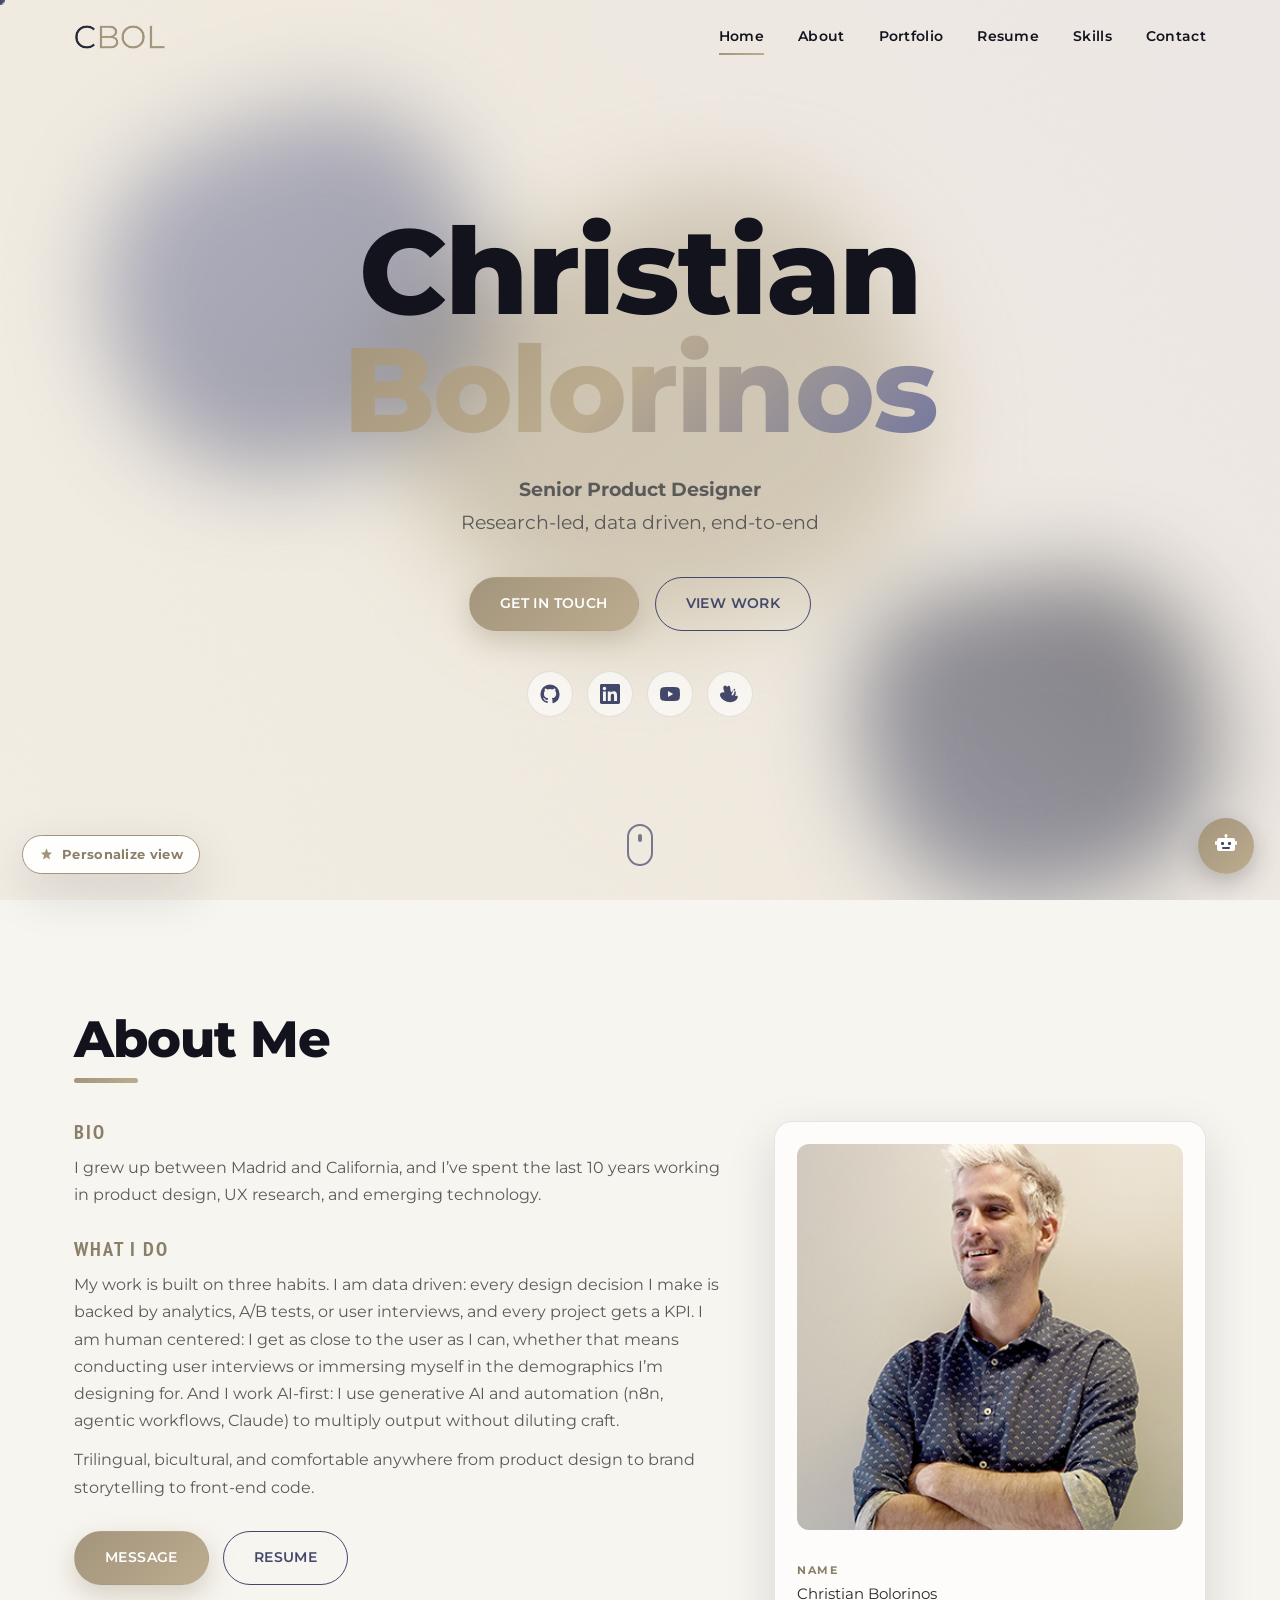
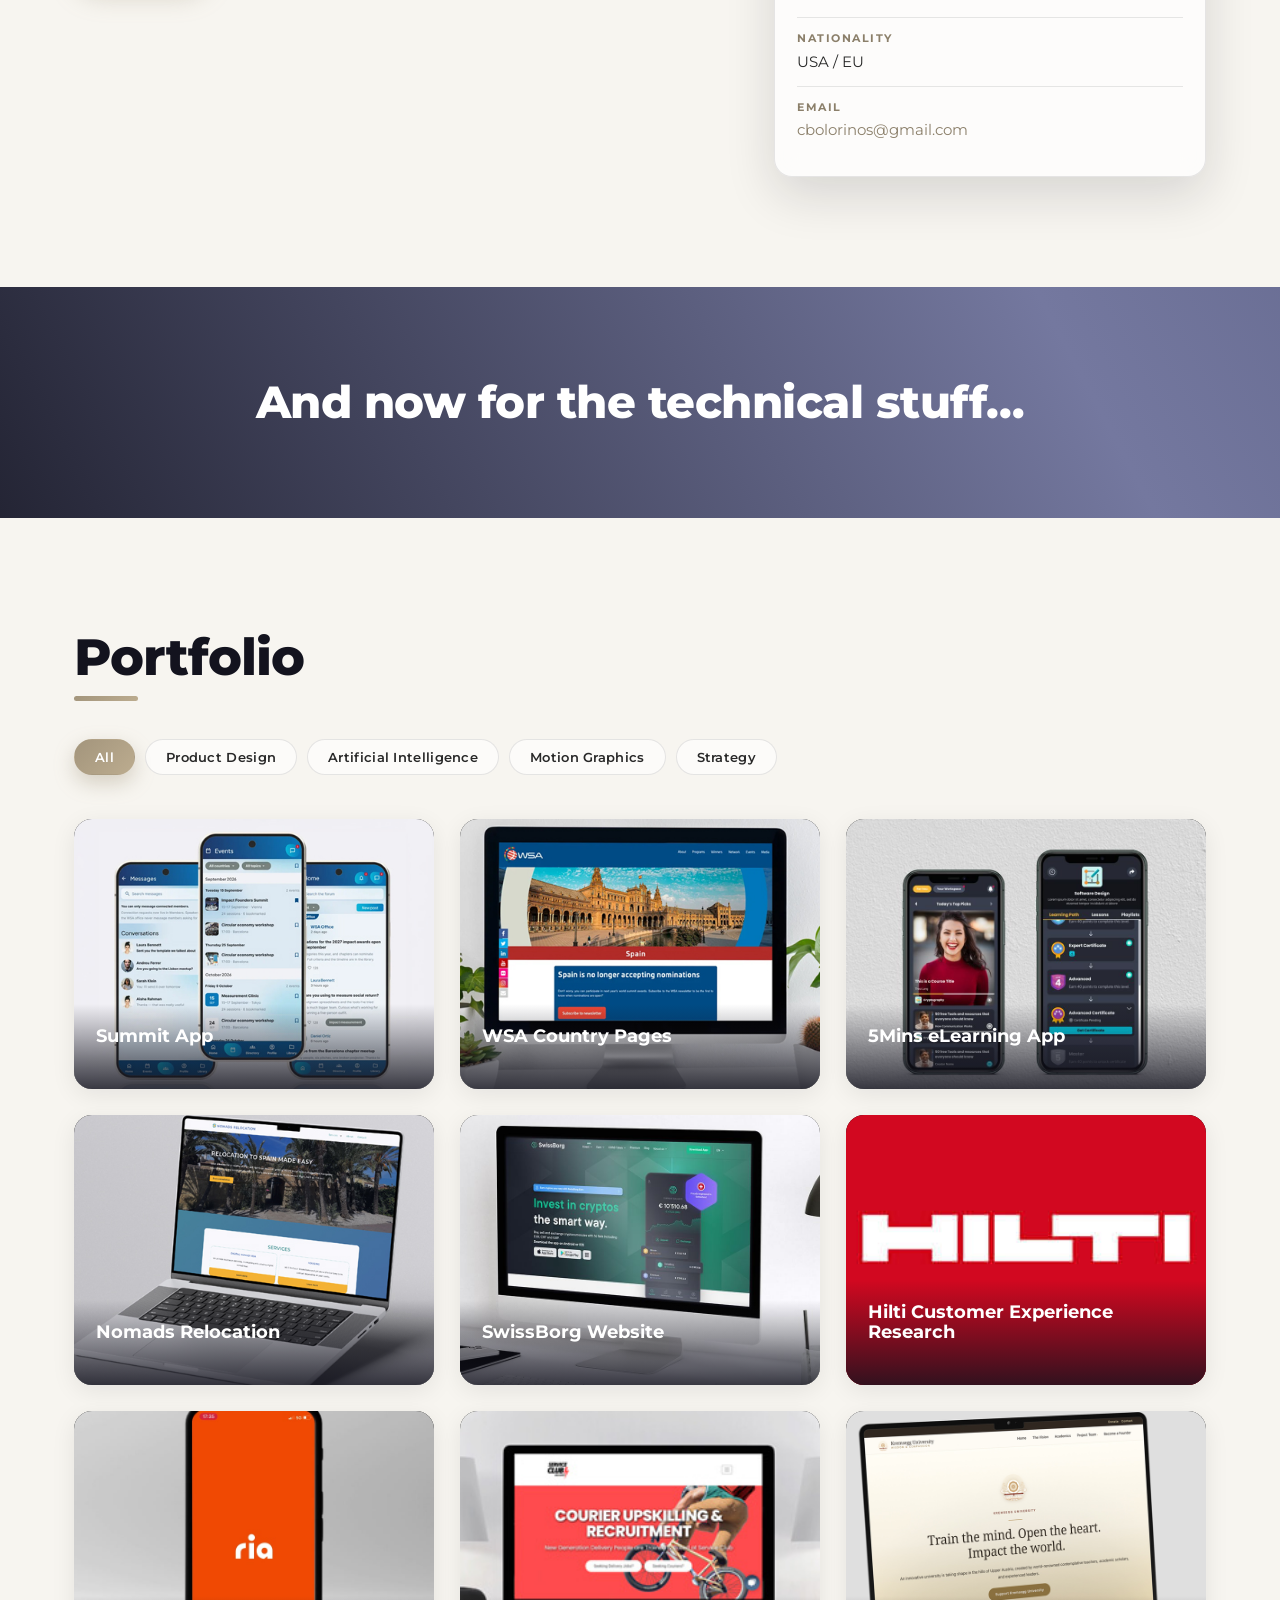
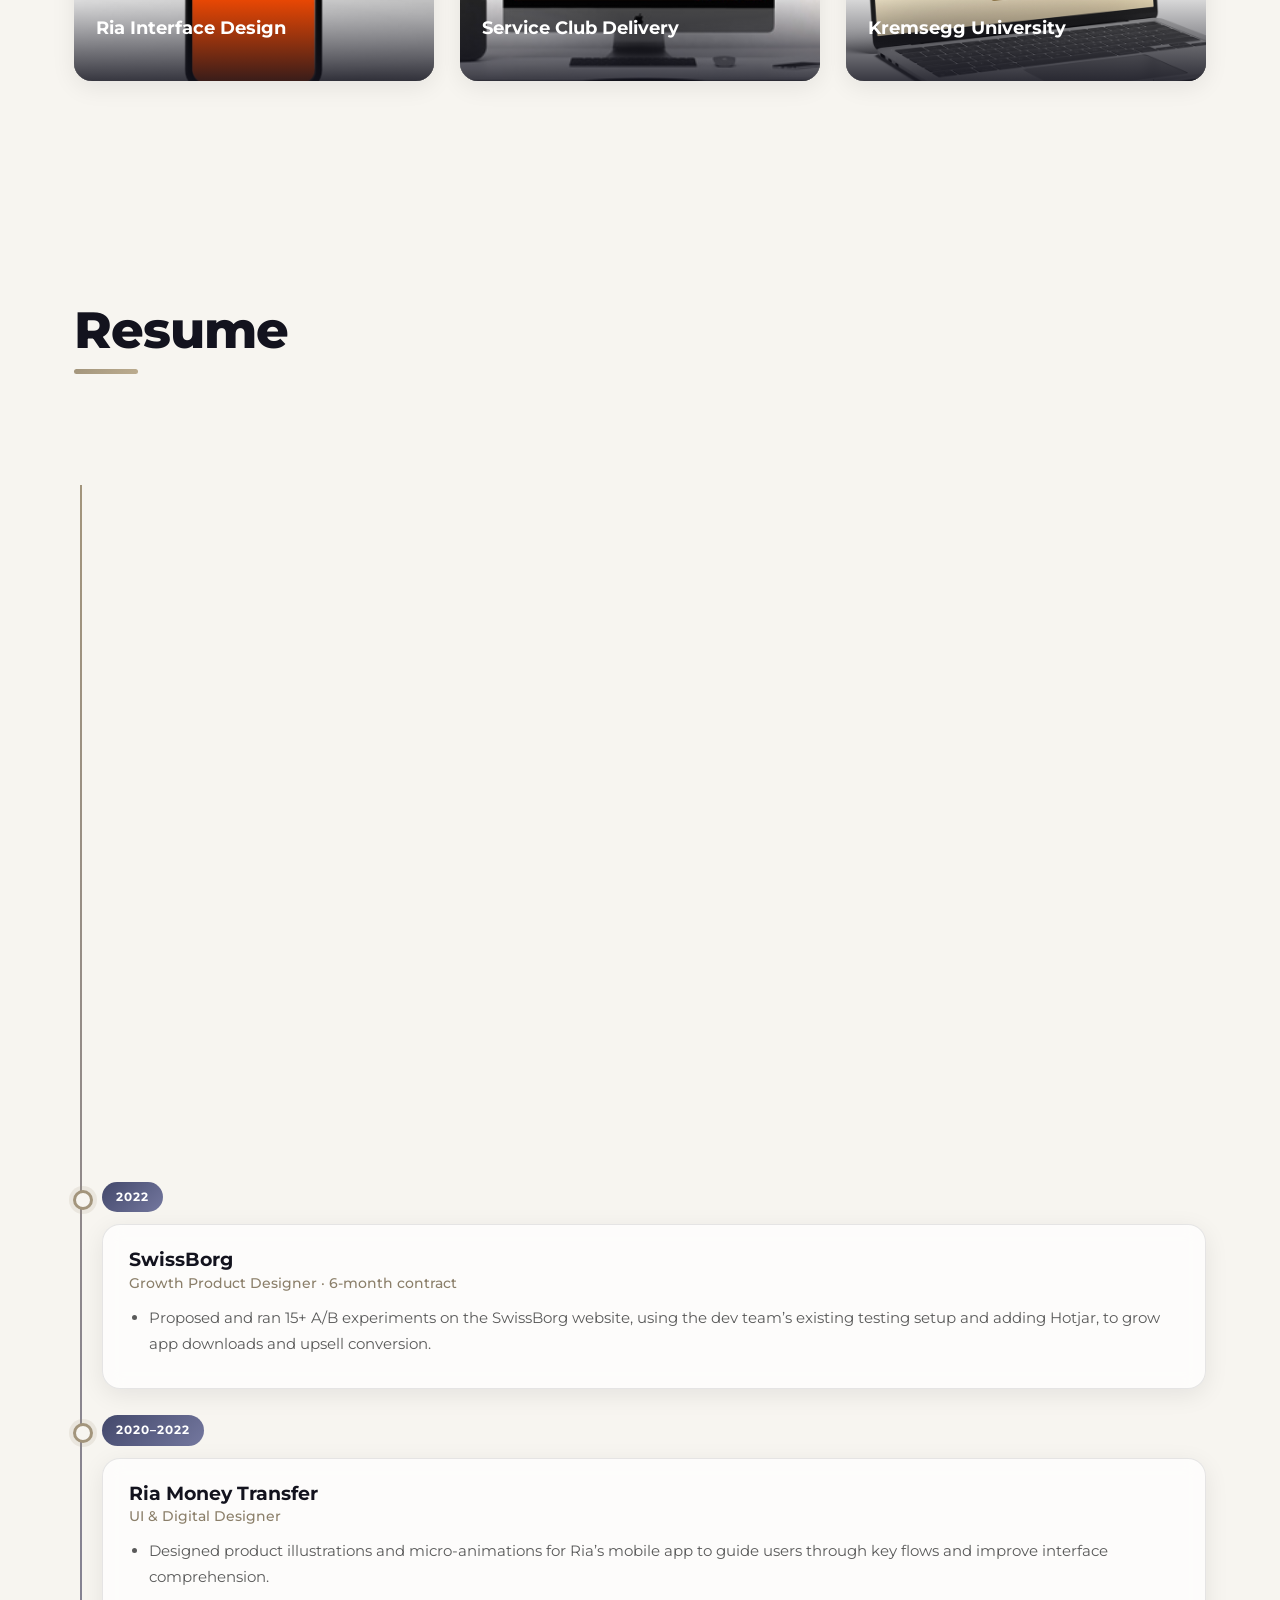
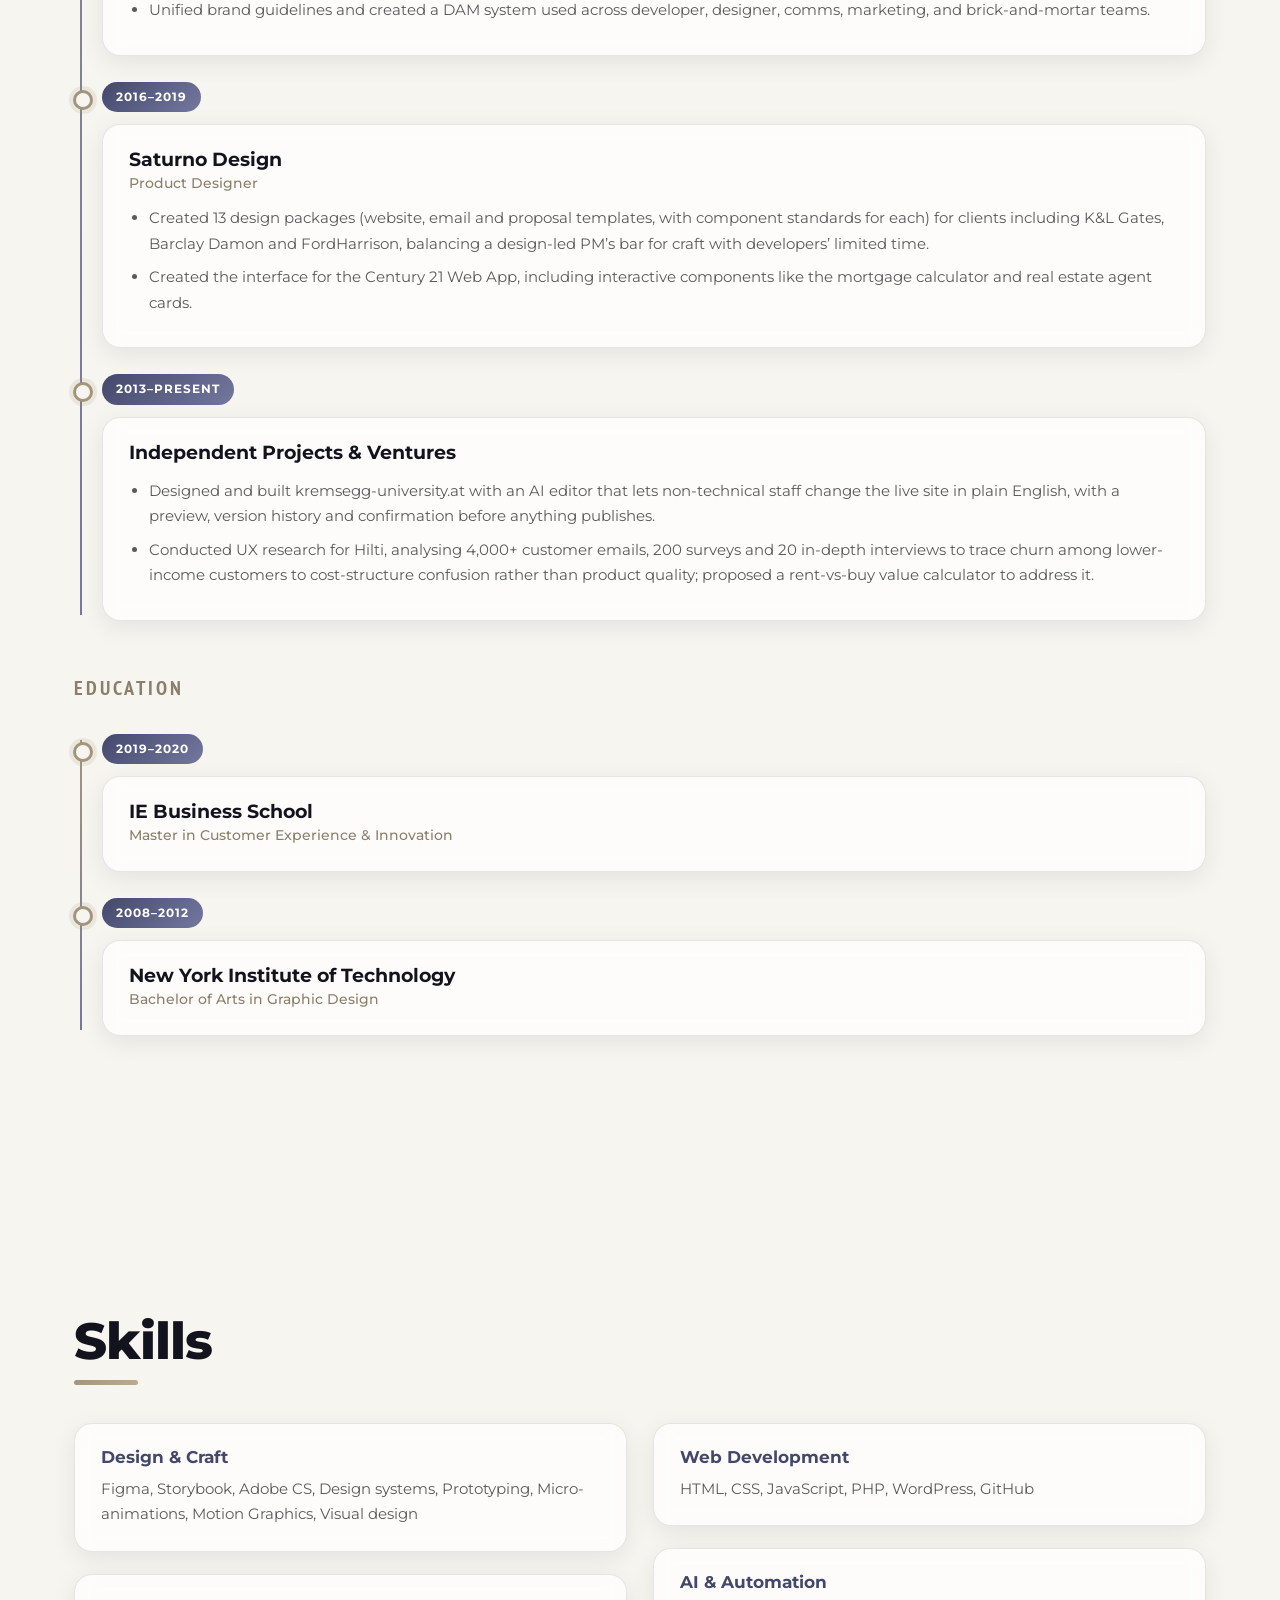
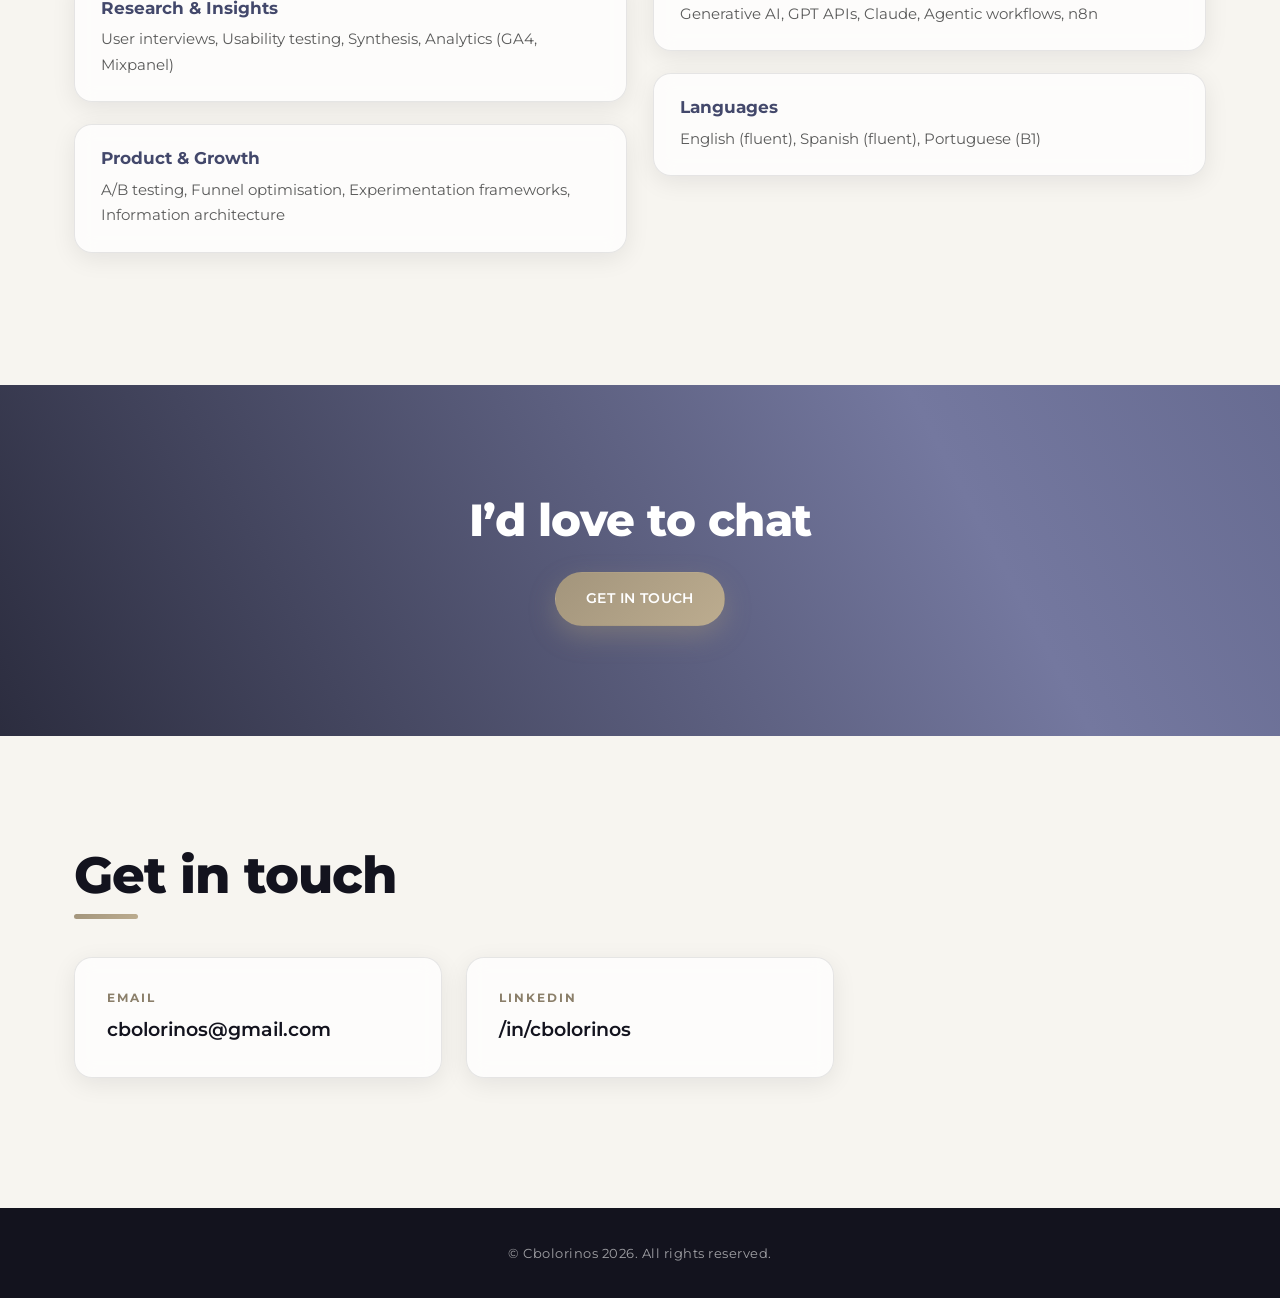
<file: index.html>
<!DOCTYPE html>
<html lang="en">
<head>
	<!-- Google tag (gtag.js) -->
	<script async src="https://www.googletagmanager.com/gtag/js?id=G-DXTX6L52LL"></script>
	<script>
	  window.dataLayer = window.dataLayer || [];
	  function gtag(){dataLayer.push(arguments);}
	  gtag('js', new Date());

	  gtag('config', 'G-DXTX6L52LL');
	</script>

	<meta charset="utf-8">
	<meta name="viewport" content="width=device-width, initial-scale=1.0">
	<title>Christian Bolorinos</title>
	<meta name="description" content="Christian Bolorinos | Designer, Developer, Communicator">
	<meta name="keywords" content="Christian Bolorinos, cbolorinos, web design, graphic design, branding, product design, UX research, designer, developer, portfolio">
	<meta name="author" content="Christian Bolorinos">
	<meta name="theme-color" content="#13131e">

	<!-- Open Graph -->
	<meta property="og:type" content="website" />
	<meta property="og:title" content="Christian Bolorinos | Designer, Developer, Communicator" />
	<meta property="og:description" content="Product Design, Web Design, Motion Graphics, Branding, Front End Web Development, UX Research" />
	<meta property="og:image" content="https://cbolorinos.com/assets/images/og-image.jpg" />
	<meta property="og:image:width" content="1200" />
	<meta property="og:image:height" content="630" />

	<link rel="icon" type="image/png" href="favicon.png">
	<link href="assets/images/ico/apple-touch-icon-144-precomposed.png" rel="apple-touch-icon" sizes="144x144" />

	<!-- Fonts -->
	<link rel="preconnect" href="https://fonts.googleapis.com">
	<link rel="preconnect" href="https://fonts.gstatic.com" crossorigin>
	<link href="https://fonts.googleapis.com/css2?family=Montserrat:wght@400;500;600;700;800&family=PT+Sans+Narrow:wght@400;700&display=swap" rel="stylesheet">

	<link rel="stylesheet" href="assets/css/style.css?v=8">
</head>
<body>

	<!-- Scroll progress -->
	<div class="scroll-progress" id="scrollProgress"><i></i></div>

	<!-- Onboarding chatbot -->
	<div class="onboarding" id="onboarding" role="dialog" aria-modal="true" aria-label="Personalize this site" aria-hidden="true">
		<div class="onboarding__overlay"></div>
		<div class="onboarding__card">
			<div class="onboarding__head">
				<span class="onboarding__avatar">
					<svg viewBox="0 0 24 24" fill="#fff"><g><rect x="11" y="1" width="2" height="3" rx="1"/><circle cx="12" cy="1.5" r="1.5"/></g><g><rect x="3" y="4" width="18" height="13" rx="2"/><rect x="7" y="8" width="3" height="3" rx="1" fill="#43486b"/><rect x="14" y="8" width="3" height="3" rx="1" fill="#43486b"/><rect x="8" y="13" width="8" height="2" rx="1" fill="#43486b"/><rect x="1" y="7" width="2" height="4" rx="1"/><rect x="21" y="7" width="2" height="4" rx="1"/></g></svg>
				</span>
				<div class="onboarding__title">
					<div class="name">Christian&rsquo;s Assistant</div>
					<div class="status">Let&rsquo;s tailor your visit</div>
				</div>
				<button class="onboarding__skip" id="obSkip">Skip</button>
			</div>
			<div class="onboarding__body" id="obBody"></div>
			<div class="onboarding__options" id="obOptions"></div>
			<div class="onboarding__progress"><i id="obProgress"></i></div>
		</div>
	</div>

	<!-- Preloader -->
	<div class="preloader" id="preloader">
		<div class="preloader__mark">
			<span>C</span><span>B</span>
		</div>
		<div class="preloader__bar"><i></i></div>
	</div>

	<!-- Custom cursor -->
	<div class="cursor" id="cursorDot"></div>
	<div class="cursor-ring" id="cursorRing"></div>

	<!-- Animated background -->
	<div class="bg-canvas" aria-hidden="true">
		<div class="bg-gradient"></div>
		<svg class="bg-svg" viewBox="0 0 1200 900" preserveAspectRatio="xMidYMid slice" xmlns="http://www.w3.org/2000/svg">
			<defs>
				<linearGradient id="blobA" x1="0" y1="0" x2="1" y2="1">
					<stop offset="0%" stop-color="#a3957c"/>
					<stop offset="100%" stop-color="#bcac8f"/>
				</linearGradient>
				<linearGradient id="blobB" x1="0" y1="0" x2="1" y2="1">
					<stop offset="0%" stop-color="#74789f"/>
					<stop offset="100%" stop-color="#43486b"/>
				</linearGradient>
				<linearGradient id="blobC" x1="0" y1="1" x2="1" y2="0">
					<stop offset="0%" stop-color="#43486b"/>
					<stop offset="100%" stop-color="#13131e"/>
				</linearGradient>
			</defs>
			<path class="blob blob--a" fill="url(#blobA)" d="M600 250 Q760 200 820 360 Q880 520 700 580 Q520 640 430 500 Q340 360 480 300 Q540 280 600 250Z"/>
			<path class="blob blob--b" fill="url(#blobB)" d="M300 180 Q430 140 470 280 Q510 420 360 460 Q210 500 170 360 Q130 220 300 180Z"/>
			<path class="blob blob--c" fill="url(#blobC)" d="M900 560 Q1030 520 1060 650 Q1090 780 950 810 Q810 840 780 700 Q750 560 900 560Z"/>
		</svg>
		<div class="bg-grain"></div>
	</div>

	<!-- Navigation -->
	<header class="nav" id="nav">
		<div class="nav__inner">
			<a class="nav__brand" href="#home" data-cursor="link">
				<img src="assets/images/logo.png" alt="Christian Bolorinos" />
			</a>
			<nav class="nav__menu" id="navMenu">
				<a href="#home">Home</a>
				<a href="#about">About</a>
				<a href="#works">Portfolio</a>
				<a href="#resume">Resume</a>
				<a href="#skills">Skills</a>
				<a href="#contact">Contact</a>
			</nav>
			<button class="nav__toggle" id="navToggle" aria-label="Menu"><span></span><span></span><span></span></button>
		</div>
	</header>

	<!-- Hero -->
	<section class="hero" id="home">
		<div class="hero__content">
			<h1 class="hero__title">
				<span class="reveal-word">Christian</span>
				<span class="reveal-word hero__title--accent">Bolorinos</span>
			</h1>
			<p class="hero__lede reveal"><b>Senior Product Designer</b><br>Research-led, data driven, end-to-end</p>
			<div class="hero__actions reveal">
				<a class="btn btn--solid magnetic" href="#contact" data-cursor="link">Get in Touch</a>
				<a class="btn btn--ghost magnetic" href="#works" data-cursor="link">View Work</a>
			</div>
			<div class="hero__social reveal">
				<a href="https://github.com/cbolorinos" target="_blank" rel="noopener" aria-label="GitHub" data-cursor="link">
					<svg viewBox="0 0 24 24"><path d="M12 .5A11.5 11.5 0 0 0 .5 12a11.5 11.5 0 0 0 7.86 10.92c.58.1.79-.25.79-.56v-2c-3.2.7-3.88-1.37-3.88-1.37-.53-1.34-1.29-1.7-1.29-1.7-1.05-.72.08-.7.08-.7 1.16.08 1.77 1.2 1.77 1.2 1.03 1.77 2.7 1.26 3.36.96.1-.75.4-1.26.73-1.55-2.55-.29-5.24-1.28-5.24-5.69 0-1.26.45-2.29 1.19-3.1-.12-.29-.52-1.46.11-3.05 0 0 .97-.31 3.18 1.18a11 11 0 0 1 5.8 0c2.2-1.49 3.17-1.18 3.17-1.18.63 1.59.23 2.76.11 3.05.74.81 1.19 1.84 1.19 3.1 0 4.42-2.69 5.39-5.25 5.68.41.36.78 1.06.78 2.14v3.17c0 .31.21.67.8.56A11.5 11.5 0 0 0 23.5 12 11.5 11.5 0 0 0 12 .5Z"/></svg>
				</a>
				<a href="https://www.linkedin.com/in/cbolorinos" target="_blank" rel="noopener" aria-label="LinkedIn" data-cursor="link">
					<svg viewBox="0 0 24 24"><path d="M20.45 20.45h-3.56v-5.57c0-1.33-.02-3.04-1.85-3.04-1.85 0-2.14 1.45-2.14 2.94v5.67H9.34V9h3.42v1.56h.05c.48-.9 1.64-1.85 3.37-1.85 3.6 0 4.27 2.37 4.27 5.46v6.28ZM5.34 7.43a2.07 2.07 0 1 1 0-4.14 2.07 2.07 0 0 1 0 4.14ZM7.12 20.45H3.56V9h3.56v11.45ZM22.22 0H1.77C.79 0 0 .77 0 1.72v20.56C0 23.23.79 24 1.77 24h20.45c.98 0 1.78-.77 1.78-1.72V1.72C24 .77 23.2 0 22.22 0Z"/></svg>
				</a>
				<a href="https://www.youtube.com/channel/UCd4cGajNSF9gu_LUiXeT7wA" target="_blank" rel="noopener" aria-label="YouTube" data-cursor="link">
					<svg viewBox="0 0 24 24"><path d="M23.5 6.2a3 3 0 0 0-2.1-2.1C19.5 3.5 12 3.5 12 3.5s-7.5 0-9.4.6A3 3 0 0 0 .5 6.2 31.3 31.3 0 0 0 0 12a31.3 31.3 0 0 0 .5 5.8 3 3 0 0 0 2.1 2.1c1.9.6 9.4.6 9.4.6s7.5 0 9.4-.6a3 3 0 0 0 2.1-2.1A31.3 31.3 0 0 0 24 12a31.3 31.3 0 0 0-.5-5.8ZM9.6 15.6V8.4l6.2 3.6-6.2 3.6Z"/></svg>
				</a>
				<a href="https://angel.co/cbolorinos" target="_blank" rel="noopener" aria-label="AngelList" data-cursor="link">
					<svg viewBox="0 0 24 24"><path d="M15.6 8.5c.3-1 .8-2.9 1.7-2.9.6 0 .9.5.9 1.2 0 1.4-1.3 4-2.6 6.9l-1.9-.4c.9-1.9 1.6-3.7 1.9-4.8Zm-6.9-.1c-.9-2.6-1.4-4-2.3-4-.6 0-1 .5-1 1.2 0 1 .9 3.2 1.8 5.5l1.5.4c-.4-1.2-.7-2.2 0-3.5Zm11 5.7c-.7 0-1.4.2-1.9.5.6-1.4 1.2-2.8 1.2-4.2 0-1.8-1.1-2.9-2.5-2.9-1.5 0-2.4 1.2-3 2.8-.6-1.7-1-3-1-4.4C12.5 2.9 11.7 2 10.5 2 9.4 2 8.7 2.8 8.7 4c-.6-1.3-1.2-2.2-2.4-2.2C4.9 1.8 4 2.9 4 4.4c0 1.5.7 3.6 1.6 5.9-.7-.2-1.3-.3-1.9-.3C1.6 10 0 11.1 0 13c0 2.3 1.8 4.9 4.6 6.6C7 21.2 9.6 22 12 22c5.2 0 9.3-3.4 9.3-6.6 0-.9-.5-1.4-1.6-1.3Z"/></svg>
				</a>
			</div>
		</div>
		<a class="hero__scroll" href="#about" aria-label="Scroll down"><span class="mouse"><span class="wheel"></span></span></a>
	</section>

	<!-- About -->
	<section class="section about" id="about">
		<div class="container">
			<h2 class="section-title reveal">About Me</h2>
			<div class="about__grid">
				<div class="about__text">
					<div class="about__block">
						<h3>Bio</h3>
						<p id="aboutBio">I grew up between Madrid and California, and I&rsquo;ve spent the last 10 years working in product design, UX research, and emerging technology.</p>
					</div>
					<div class="about__block">
						<h3>What I Do</h3>
						<p id="aboutWhatIDo">My work is built on three habits. I am data driven: every design decision I make is backed by analytics, A/B tests, or user interviews, and every project gets a KPI. I am human centered: I get as close to the user as I can, whether that means conducting user interviews or immersing myself in the demographics I&rsquo;m designing for. And I work AI-first: I use generative AI and automation (n8n, agentic workflows, Claude) to multiply output without diluting craft.</p>
						<p id="aboutClose">Trilingual, bicultural, and comfortable anywhere from product design to brand storytelling to front-end code.</p>
					</div>
					<div class="about__actions reveal">
						<a class="btn btn--solid magnetic" href="#contact" data-cursor="link">Message</a>
						<a class="btn btn--ghost magnetic" href="resume_cbolorinos.pdf" target="_blank" rel="noopener" data-cursor="link">Resume</a>
					</div>
				</div>
				<aside class="about__card reveal">
					<div class="about__photo"><img src="assets/images/myphoto.jpg" alt="Christian Bolorinos" loading="lazy" /></div>
					<ul class="about__facts">
						<li><span>Name</span> Christian Bolorinos</li>
						<li><span>Nationality</span> USA / EU</li>
						<li><span>Email</span> <a href="mailto:cbolorinos@gmail.com">cbolorinos@gmail.com</a></li>
					</ul>
				</aside>
			</div>
		</div>
	</section>

	<!-- Facts divider -->
	<section class="divider divider--facts">
		<div class="container">
			<h2 class="reveal">And now for the technical stuff&hellip;</h2>
		</div>
	</section>

	<!-- Portfolio -->
	<section class="section works" id="works">
		<div class="container">
			<h2 class="section-title reveal">Portfolio</h2>
			<div class="filter reveal" id="filter">
				<button class="filter__btn is-active" data-group="all">All</button>
				<button class="filter__btn" data-group="web">Product Design</button>
				<button class="filter__btn" data-group="ai">Artificial Intelligence</button>
				<button class="filter__btn" data-group="video">Motion Graphics</button>
				<button class="filter__btn" data-group="ux">Strategy</button>
			</div>
			<div class="grid" id="grid">

				<article class="card" data-groups='["all","ai","ux","web"]' data-modal="summit">
					<div class="card__media"><img src="assets/images/works/summit_thumb.jpg?v=20260917" alt="Summit App" loading="lazy" /></div>
					<div class="card__body"><h3>Summit App</h3><span class="card__go">View case study</span></div>
				</article>

				<article class="card" data-groups='["all","web","ux"]' data-modal="wsa">
					<div class="card__media"><img src="assets/images/works/wsa_thumb.jpg?v=20260917" alt="WSA Country Pages" loading="lazy" /></div>
					<div class="card__body"><h3>WSA Country Pages</h3><span class="card__go">View case study</span></div>
				</article>

				<article class="card" data-groups='["ux","ai","web"]' data-modal="m5mins">
					<div class="card__media"><img src="assets/images/works/5mins_thumb.jpg" alt="5Mins eLearning App" loading="lazy" /></div>
					<div class="card__body"><h3>5Mins eLearning App</h3><span class="card__go">View case study</span></div>
				</article>

				<article class="card" data-groups='["all","web","ai"]' data-modal="nomads">
					<div class="card__media"><img src="assets/images/works/nomads_thumb.jpg?v=20260917" alt="Nomads Relocation" loading="lazy" /></div>
					<div class="card__body"><h3>Nomads Relocation</h3><span class="card__go">View case study</span></div>
				</article>

				<article class="card" data-groups='["all","web"]' data-modal="swissborg">
					<div class="card__media"><img src="assets/images/works/swissborg_thumb.jpg" alt="SwissBorg Website" loading="lazy" /></div>
					<div class="card__body"><h3>SwissBorg Website</h3><span class="card__go">View case study</span></div>
				</article>

				<article class="card" data-groups='["all","ux"]' data-modal="hilti">
					<div class="card__media"><img src="assets/images/works/hilti_thumb.jpg" alt="Hilti Customer Experience Research" loading="lazy" /></div>
					<div class="card__body"><h3>Hilti Customer Experience Research</h3><span class="card__go">View case study</span></div>
				</article>

				<article class="card" data-groups='["all","web","video"]' data-modal="riaUI">
					<div class="card__media"><video muted loop autoplay playsinline preload="metadata" poster="assets/images/works/ria_splash_poster.jpg" aria-label="Ria Interface Design"><source src="assets/images/works/ria_splash.mp4?v=20260917" type="video/mp4"></video></div>
					<div class="card__body"><h3>Ria Interface Design</h3><span class="card__go">View case study</span></div>
				</article>

				<article class="card card--conditional is-hidden" data-groups='["all","web","video"]' data-reveal-skill="strategy,creative" data-reveal-sector="fintech" data-reveal-kw="branding" data-modal="ria">
					<div class="card__media"><video muted loop autoplay playsinline preload="metadata"><source src="assets/images/works/ria_thumb.mp4" type="video/mp4"></video></div>
					<div class="card__body"><h3>Ria Money Transfer Corporate Communications</h3><span class="card__go">View case study</span></div>
				</article>

				<article class="card" data-groups='["all","web","ux"]' data-modal="serviceclub">
					<div class="card__media"><img src="assets/images/works/serviceclubthumb.jpg" alt="Service Club Delivery" loading="lazy" /></div>
					<div class="card__body"><h3>Service Club Delivery</h3><span class="card__go">View case study</span></div>
				</article>

				<article class="card card--conditional is-hidden" data-groups='["all","web","ai","ux"]' data-reveal-skill="strategy,automation" data-reveal-sector="wellness" data-reveal-kw="wellness" data-modal="gomde">
					<div class="card__media"><img src="assets/images/works/gomde_thumb.jpg" alt="Gomde EU Website" loading="lazy" /></div>
					<div class="card__body"><h3>Gomde EU Website</h3><span class="card__go">View case study</span></div>
				</article>

				<article class="card card--conditional is-hidden" data-groups='["all","video","web"]' data-reveal-skill="creative" data-reveal-sector="legal,corporate" data-reveal-filter="video" data-modal="holiday">
					<div class="card__media"><video muted loop autoplay playsinline preload="metadata"><source src="assets/images/works/barclay_thumb.mp4" type="video/mp4"></video></div>
					<div class="card__body"><h3>Barclay Damon Website</h3><span class="card__go">View case study</span></div>
				</article>

				<article class="card" data-groups='["all","ai","web"]' data-modal="kremsegg">
					<div class="card__media"><img src="assets/images/works/kremsegg_thumb.jpg" alt="Kremsegg University" loading="lazy" /></div>
					<div class="card__body"><h3>Kremsegg University</h3><span class="card__go">View case study</span></div>
				</article>

				<article class="card card--conditional is-hidden" data-groups='["all","video","web"]' data-reveal-skill="creative" data-reveal-sector="events" data-reveal-kw="branding" data-modal="gcbranding">
					<div class="card__media"><video muted loop autoplay playsinline preload="metadata"><source src="assets/images/works/branding_thumb.mp4" type="video/mp4"></video></div>
					<div class="card__body"><h3>WSA Global Congress Branding</h3><span class="card__go">View case study</span></div>
				</article>

			</div>
		</div>
	</section>

	<!-- Resume -->
	<section class="section resume" id="resume">
		<div class="container">
			<h2 class="section-title reveal">Resume</h2>

			<h3 class="resume__subtitle reveal">Experience</h3>
			<div class="timeline">
				<div class="tl reveal" data-entry="wsa">
					<span class="tl__date">2023&ndash;Present</span>
					<div class="tl__panel">
						<h4>WSA <small>Product Design Lead</small></h4>
						<ul>
							<li data-bullet="wsa-0" data-bullet-tags="default,design,strategy,research,creative,events">Led design of Summit, an event and community app for WSA, built with a developer co-founder for a Chairman whose bar was engagement between events. 60% attendee adoption, still used up to two months after events; now an independent product serving other clients.</li>
							<li data-bullet="wsa-3" data-bullet-tags="default,design,events">Designed wireframes, user flows, and high-fidelity UI for the Summit mobile app from early discovery through component handoff to developers.</li>
							<li data-bullet="wsa-1" data-bullet-tags="strategy,creative,events">Owned the strategy and optimization of WSA&rsquo;s digital ecosystem (website, social, newsletters), driving +169% website traffic and significant audience growth across all channels over two years.</li>
							<li data-bullet="wsa-2" data-bullet-tags="default,design,research,events">Designed and helped develop localized country pages with WSA&rsquo;s community manager and a part-time developer, simplifying access to rules, profiles and application flows. Within 3 months, 19% of users were visiting these pages.</li>
							<li data-bullet="wsa-4" data-bullet-tags="strategy,creative,events">Introduced personalized regional newsletters through segmentation of a 20K-subscriber newsletter audience, boosting open rates by 38%.</li>
							<li data-bullet="wsa-5" data-bullet-tags="default,design,strategy,research">Conducted user interviews and discovery cycles that informed app and website updates.</li>
							<li data-bullet="wsa-6" data-bullet-tags="automation,learning,events">Created chatbots for WSA events trained on data of the sessions, workshops, locations, speakers, winners, attendees, sponsors and visa info to help attendees navigate the event.</li>
						</ul>
					</div>
				</div>
				<div class="tl reveal" data-entry="fivemins">
					<span class="tl__date">2022&ndash;2023</span>
					<div class="tl__panel">
						<h4>5Mins <small>Product Designer</small></h4>
						<ul>
							<li data-bullet="fivemins-1" data-bullet-tags="default,design,research,creative,learning">Designed gamification systems and social interaction features (user flows, interaction patterns and UI components) for a learning platform that increased 7-day retention by 18%.</li>
							<li data-bullet="fivemins-2" data-bullet-tags="default,design,research,creative">Migrated the design system from Sketch to Figma and kept it in sync with the developers&rsquo; Storybook: aligning Storybook to Figma where brand consistency or information hierarchy was at stake, and Figma to Storybook where their components simplified the app&rsquo;s logic.</li>
						</ul>
					</div>
				</div>
				<div class="tl reveal" data-entry="swissborg">
					<span class="tl__date">2022</span>
					<div class="tl__panel">
						<h4>SwissBorg <small>Growth Product Designer &middot; 6-month contract</small></h4>
						<ul>
							<li data-bullet="swissborg-1" data-bullet-tags="default,design,strategy,research,fintech">Proposed and ran 15+ A/B experiments on the SwissBorg website, using the dev team&rsquo;s existing testing setup and adding Hotjar, to grow app downloads and upsell conversion.</li>
							<li data-bullet="swissborg-2" data-bullet-tags="strategy,creative,fintech">Designed and ran experiments via social campaigns to identify high-converting services, contributing to 25% lower acquisition costs for prioritized offerings.</li>
							<li data-bullet="swissborg-3" data-bullet-tags="design,creative,fintech,wellness,research">Created an ESG monitoring interface for cryptocurrencies, helping users make investments that were better aligned with their values.</li>
						</ul>
					</div>
				</div>
				<div class="tl reveal" data-entry="ria">
					<span class="tl__date">2020&ndash;2022</span>
					<div class="tl__panel">
						<h4>Ria Money Transfer <small>UI &amp; Digital Designer</small></h4>
						<ul>
							<li data-bullet="ria-1" data-bullet-tags="creative,fintech">Designed Ria&rsquo;s storytelling through social media campaigns, including financial literacy campaign that grew Ria&rsquo;s following by 200%+ (IG) and 70%+ (LI) in under a year.</li>
							<li data-bullet="ria-2" data-bullet-tags="strategy,creative,fintech">Collaborated with HR and Product Marketing to craft a new employer brand identity positioning Ria as a FinTech leader; defined KPIs monitored through LinkedIn interaction data.</li>
							<li data-bullet="ria-3" data-bullet-tags="default,design,creative,fintech,research">Designed product illustrations and micro-animations for Ria&rsquo;s mobile app to guide users through key flows and improve interface comprehension.</li>
							<li data-bullet="ria-4" data-bullet-tags="design,creative,fintech,research,default">Unified brand guidelines and created a DAM system used across developer, designer, comms, marketing, and brick-and-mortar teams.</li>
						</ul>
					</div>
				</div>
				<div class="tl reveal" data-entry="saturno">
					<span class="tl__date">2016&ndash;2019</span>
					<div class="tl__panel">
						<h4>Saturno Design <small>Product Designer</small></h4>
						<ul>
							<li data-bullet="saturno-1" data-bullet-tags="creative">Established and oversaw implementation of new Saturno brand guidelines.</li>
							<li data-bullet="saturno-2" data-bullet-tags="default,design,research,creative">Created 13 design packages (website, email and proposal templates, with component standards for each) for clients including K&amp;L Gates, Barclay Damon and FordHarrison, balancing a design-led PM&rsquo;s bar for craft with developers&rsquo; limited time.</li>
							<li data-bullet="saturno-6" data-bullet-tags="design,research">Designed updates for Saturno&rsquo;s own software (a custom email system, CMS and data analytics platform) that client projects ran on.</li>
							<li data-bullet="saturno-3" data-bullet-tags="default,design">Created the interface for the Century 21 Web App, including interactive components like the mortgage calculator and real estate agent cards.</li>
							<li data-bullet="saturno-4" data-bullet-tags="legal">Introduced video hero banners and promo videos into Saturno&rsquo;s design package.</li>
							<li data-bullet="saturno-5" data-bullet-tags="creative">Created a marketing campaign for LensBaby, reframing their products as videography tools to enter a new and growing market.</li>
						</ul>
					</div>
				</div>
				<div class="tl reveal" data-entry="ventures">
					<span class="tl__date">2013&ndash;Present</span>
					<div class="tl__panel">
						<h4>Independent Projects &amp; Ventures</h4>
						<ul>
							<li data-bullet="ventures-kremsegg" data-bullet-tags="default,design,automation,learning">Designed and built kremsegg-university.at with an AI editor that lets non-technical staff change the live site in plain English, with a preview, version history and confirmation before anything publishes.</li>
							<li data-bullet="ventures-hilti" data-bullet-tags="default,design,strategy,research,industrial">Conducted UX research for Hilti, analysing 4,000+ customer emails, 200 surveys and 20 in-depth interviews to trace churn among lower-income customers to cost-structure confusion rather than product quality; proposed a rent-vs-buy value calculator to address it.</li>
							<li data-bullet="ventures-serviceclub-research" data-bullet-tags="research,strategy,learning,delivery">As Creative Director for Service Club (6-month contract, 2020), worked as a courier to research sign-up, found paperwork was the biggest blocker, and turned it into the main acquisition channel through visa courses on Service Club Academy.</li>
							<li data-bullet="ventures-serviceclub-growth" data-bullet-tags="creative,automation,delivery">Supervised courier-recruitment campaigns for Service Club that grew Instagram following by 400%, LinkedIn by 75% and couriers in the system by 600%.</li>
							<li data-bullet="ventures-nomads" data-bullet-tags="strategy,automation,relocation">Co-founded Nomads Relocation, automating visa workflows for digital nomads relocating to Spain.</li>
							<li data-bullet="ventures-edtech" data-bullet-tags="automation,learning">Built an AI quiz chatbot for IE Business School&rsquo;s Macroeconomics course and helped create Econ Policy 101, an educational game offered as bonus material for a Coursera economics course.</li>
							<li data-bullet="ventures-websites" data-bullet-tags="creative,wellness">Designed and developed websites and brand identities for colectivo.ie, gomde.eu, mind-distillery.com and memoria-colonial.org (a University of Bristol education project).</li>
							<li data-bullet="ventures-yaupon" data-bullet-tags="strategy">Co-founded Yaupon Rose, building website and brand, growing Instagram from 0 to 1,200 followers and scaling the team from 3 to 15.</li>
						</ul>
					</div>
				</div>
			</div>

			<h3 class="resume__subtitle reveal">Education</h3>
			<div class="timeline">
				<div class="tl reveal">
					<span class="tl__date">2019&ndash;2020</span>
					<div class="tl__panel">
						<h4>IE Business School <small>Master in Customer Experience &amp; Innovation</small></h4>
					</div>
				</div>
				<div class="tl reveal">
					<span class="tl__date">2008&ndash;2012</span>
					<div class="tl__panel">
						<h4>New York Institute of Technology <small>Bachelor of Arts in Graphic Design</small></h4>
					</div>
				</div>
			</div>
		</div>
	</section>

	<!-- Skills -->
	<section class="section skills" id="skills">
		<div class="container">
			<h2 class="section-title reveal">Skills</h2>
			<div class="skills__grid">
				<div class="skills__col reveal">
					<div class="skills__item"><h4>Design &amp; Craft</h4><p>Figma, Storybook, Adobe CS, Design systems, Prototyping, Micro-animations, Motion Graphics, Visual design</p></div>
					<div class="skills__item"><h4>Research &amp; Insights</h4><p>User interviews, Usability testing, Synthesis, Analytics (GA4, Mixpanel)</p></div>
					<div class="skills__item"><h4>Product &amp; Growth</h4><p>A/B testing, Funnel optimisation, Experimentation frameworks, Information architecture</p></div>
				</div>
				<div class="skills__col reveal">
					<div class="skills__item"><h4>Web Development</h4><p>HTML, CSS, JavaScript, PHP, WordPress, GitHub</p></div>
					<div class="skills__item"><h4>AI &amp; Automation</h4><p>Generative AI, GPT APIs, Claude, Agentic workflows, n8n</p></div>
					<div class="skills__item"><h4>Languages</h4><p>English (fluent), Spanish (fluent), Portuguese (B1)</p></div>
				</div>
			</div>
		</div>
	</section>

	<!-- Hire CTA -->
	<section class="divider divider--hire">
		<div class="container">
			<h2 class="reveal">I&rsquo;d love to chat</h2>
			<a class="btn btn--solid magnetic reveal" href="#contact" data-cursor="link">Get in Touch</a>
		</div>
	</section>

	<!-- Contact -->
	<section class="section contact" id="contact">
		<div class="container">
			<h2 class="section-title reveal">Get in touch</h2>
			<div class="contact__cards">
				<a class="contact__card reveal magnetic" href="mailto:cbolorinos@gmail.com" data-cursor="link">
					<span class="contact__label">Email</span>
					<span class="contact__value">cbolorinos@gmail.com</span>
				</a>
				<a class="contact__card reveal magnetic" href="https://www.linkedin.com/in/cbolorinos" target="_blank" rel="noopener" data-cursor="link">
					<span class="contact__label">LinkedIn</span>
					<span class="contact__value">/in/cbolorinos</span>
				</a>
			</div>
		</div>
	</section>

	<footer class="footer">
		<div class="container">
			<p>&copy; Cbolorinos 2026. All rights reserved.</p>
		</div>
	</footer>

	<!-- Modals -->
	<div class="modal-root" id="modalRoot" aria-hidden="true">
		<div class="modal-overlay" id="modalOverlay"></div>
		<!-- Summit -->
		<div class="modal" data-modal-id="summit">
			<button class="modal__close" aria-label="Close">&times;</button>
			<div class="modal__scroll">
				<div class="modal__head"><h3>Summit App</h3></div>
				<div class="modal__body">
					<div class="cs-meta"><h5>Client: <a href="https://wsa-global.org/" target="_blank" rel="noopener">WSA</a> &rarr; independent product</h5><p class="cs-role">Role: Product Design Lead / Co-Founder</p></div>
					<div class="cs-chips"><span class="cs-chip">60% attendee adoption</span><span class="cs-chip">Engagement up to 2 months post-event</span><span class="cs-chip">White-label app</span></div>
					<p class="cs-tldr"><strong>Post-event interviews kept surfacing the same three pains: unnavigable PDF calendars, inefficient networking, and a community that fragmented after every event. The Summit App fixed all three. Over 60% of attendees used it, and it continues getting engagement up to two months after events.</strong></p>
					<a href="https://apps.apple.com/us/app/summit-keep-the-fire-burning/id6759138130" target="_blank" rel="noopener"><img loading="lazy" src="assets/images/works/summit.jpg" alt="Summit App" /></a>
					<span class="cs-label">Context</span>
					<p>WSA is a UN-backed organization that gives awards to projects supporting the UN Sustainable Development Goals. Several times a year, they host regional and global events to celebrate award winners and provide valuable networking opportunities for attendees. I was in charge of the WSA website (<a href="#" data-modal-goto="wsa">there is another case study about that</a>). To make the website more helpful, I often followed up with 5&ndash;10 people I had met at each event. I asked them what they were hoping to get out of the event and what could be improved.</p>
					<span class="cs-label">Problem</span>
					<p>In these interviews several recurring themes came up over and over again. One was that the calendar (a PDF sent through a WhatsApp group) was hard to navigate. Another was the inefficiency of the networking. A person working in agritech in Japan had very little to say to someone working in fintech in Chile. Also, the jumble of emails and LinkedIn connections attendees ended up with was often difficult to sort through and follow up on. The WSA community would come together for these events, but would mostly fragment again immediately afterwards.</p>
					<span class="cs-label">What I did</span>
					<p>My first impulse was to address these issues through the website. I built several MVPs, including an AI agent that had access to attendee and project data and suggested connections aligned with each user&rsquo;s goals. These solutions received mostly positive feedback but were clunky and often drowned out by other communication channels. I also evaluated several SaaS solutions. While many solved the calendar problem, none effectively improved networking or helped maintain community engagement after the event. I considered building a custom app, but WSA did not have an in-house mobile developer or the budget to hire an agency.</p>
					<span class="cs-label">Team and constraints</span>
					<p>Summit was built by two people for one very clear stakeholder. Emeka, a developer I met through the WSA community, built the app and worked partly for equity. Making it white-label, so it could serve clients beyond WSA, was his idea, and it&rsquo;s the reason Summit is an independent product today. Peter Bruck, WSA&rsquo;s Chairman, was only interested in an app if it kept people engaged between events and strengthened what WSA really offers its members: network capital. That set the bar for every decision. A better calendar alone wouldn&rsquo;t meet it, so the calendar was only the first iteration. The second focused on projects, the community feed and connections.</p>
					<img loading="lazy" src="assets/images/works/summit3.jpg" alt="Summit App screens" />
					<h3 class="cs-h3"><a href="https://summitcommunity.app/" target="_blank" rel="noopener">The Summit App</a></h3>
					<p>Explore it on the <a href="https://summitcommunity.app/" target="_blank" rel="noopener">Summit website</a>.</p>
					<p>The first iteration of the app focused solely on calendar functionality. It provided a clear schedule of all sessions, allowed users to sync events with their personal calendars (iCal, Outlook, or Google), view session locations via Google Maps or Apple Maps, and access speaker profiles and LinkedIn pages. The app was embedded within the website so that users who preferred not to download an app could still access the schedule. This successfully solved the calendar problem but did not yet address networking. However, it helped onboard users, which made later iterations easier to roll out.</p>
					<p>The second iteration retained the calendar and introduced two new sections: Projects and Community Feed. The Projects section displayed profiles of all winning teams, their objectives, and their social links, allowing attendees to follow up after the event. The Community Feed functioned as a forum where participants could post what they were looking for (investors, employees, or partnerships) and discover others with similar goals. The app also allowed users to browse attendee profiles and identify who might be most relevant to connect with.</p>
					<p>The app also featured an AI agent that could provide information about winners, the agenda, and attendees. This agent supported networking during the event by suggesting people to connect with based on each user&rsquo;s expertise and objectives. It also helped attendees use their time more efficiently by recommending the most relevant sessions.</p>
					<a href="https://www.figma.com/proto/ehRCDe4h6MMvlJo5wBfdUe/WSA-App--Copy-?node-id=604-2592&viewport=74%2C-591%2C0.17&t=cN4fhaZEacgToEQl-1&scaling=min-zoom&content-scaling=fixed&starting-point-node-id=604%3A2592&show-proto-sidebar=1&page-id=393%3A1443" target="_blank" rel="noopener"><img loading="lazy" src="assets/images/works/summit2.jpg" alt="SwissBorg website prototype" /></a>
					<p>One of the big problems that we anticipated with the app was it getting spammed once it got in the wrong hands. We solved this in the onboarding flow. When users were creating an account they are asked for their email. This is standard practice, for the email confirmation, but we also used this step to check against an admins email list. Admins could upload CSVs of their mailing list, which would serve as the list of approved emails. If the email was on the admin list, the user would be given full access to the app. If they weren't they were given guest access, which didn't let them post to the forum or access the directory of other guests. They could also get full access by getting an invite code (these were given out on email marketing campaigns or displayed on QR codes at events), but would expire after an allotted time.</p>
					<p>Since the app was white-label, we had to separate which parts of the branding were customizeable (the colors, fonts, logo, and some of the wording, and features that could be turned on or off) from the parts that weren't (the glassy textures, the gradients, and the basic functionality). This meant the design library had to be built in a very specific way to accomodate these kinds of changes, and the code had to be treated similarly, with one file being customizeable, so as to be able to change the appearance entirely when switched out.</p>
					<img loading="lazy" src="assets/images/works/summit4.jpg" alt="Summit App screens" />
					<span class="cs-label">Results</span>
					<div class="cs-callout"><div class="cs-num">60%<small>attendee adoption</small></div><p>After two events the data was clear: over 60% of attendees engaged with the app, and it continues getting engagement up to two months after events, implying real follow-ups.</p></div>
					<p>That second number is the one Peter cared about: people were still using the app to follow up long after the event ended.</p>
					<p>Summit has since spun out of WSA and now operates as an independent product, serving clients with no connection to the organisation it was originally built for &mdash; among them Gomde and Quinta del Sordo.</p>
					<span class="cs-label">Related WSA work</span>
					<p>This grew out of a wider remit at WSA that also covered the website and the identity for their flagship event.</p>
					<p><a href="#" data-modal-goto="wsa">See the WSA Country Pages case study &rarr;</a><br><a href="#" data-modal-goto="gcbranding">See the WSA Global Congress Branding case study &rarr;</a></p>
					<div class="cs-cta"><p>Want to talk through this project?</p><a class="btn btn--solid" href="#contact" data-close>Get in touch</a></div>
				</div>
			</div>
		</div>

		<!-- WSA -->
		<div class="modal" data-modal-id="wsa">
			<button class="modal__close" aria-label="Close">&times;</button>
			<div class="modal__scroll">
				<div class="modal__head"><h3>WSA Country Pages</h3></div>
				<div class="modal__body">
					<div class="cs-meta"><h5>Client: <a href="https://wsa-global.org/" target="_blank" rel="noopener">WSA</a></h5><p class="cs-role">Role: Product Design Lead</p></div>
					<div class="cs-chips"><span class="cs-chip">19% of all users visited pages within 3 months</span><span class="cs-chip">Standardized application process</span></div>
					<p class="cs-tldr"><strong>Applicants had to track down their country&rsquo;s local expert just to learn how to apply. I designed and built dynamic country pages that centralized everything in one place. Within three months, 19% of all users were visiting them and application volume rose significantly.</strong></p>
					<img loading="lazy" src="assets/images/works/wsa-country-pages.jpg" alt="WSA country pages" />
					<span class="cs-label">Context</span>
					<p>WSA is a global initiative supporting digital projects aligned with the UN Sustainable Development Goals. Because any UN member state can participate, the organization operates through a distributed network of local coordinators who manage country-specific application processes and community engagement.</p>
					<span class="cs-label">Problem</span>
					<p>On the previous website, this created significant friction for applicants. Users had to manually find their country&rsquo;s local expert and contact them to understand the application process, which varied widely between regions. As a result, potential applicants often struggled to understand how to participate or how to engage with their local WSA community.</p>
					<span class="cs-label">What I did</span>
					<p>To address this, I designed and developed a system of <a href="https://wsa-global.org/country/spain/" target="_blank" rel="noopener">dynamic country pages</a> that centralized all local information in one place. Each page displayed the country-specific application process, linked directly to the correct submission database, and showcased local winners, youth ambassadors, national experts, and upcoming events. The pages followed a standard treatment to stay consistent and maintainable globally, but were also customizable by the local experts to reflect each country&rsquo;s process. This allowed users to quickly understand how to apply and provided clear entry points into their local WSA network.</p>
					<video width="100%" loop muted autoplay playsinline preload="metadata"><source src="assets/images/works/wsa-country-pages.mp4?v=20260917" type="video/mp4"></video>
					<span class="cs-label">Team and constraints</span>
					<p>There was no in-house development team. Stefan Rath, the developer who had built the original WSA site, was on a four-hours-a-month contract, so I designed the pages and wrote most of the code myself. Stefan stepped in on bugs I couldn&rsquo;t crack, and helped me connect the pages to a country ID that already existed in the database, so national experts and projects would be linked to the right country automatically. I worked with WSA&rsquo;s community manager to map how the application process differed between countries, so the system reflected local processes while staying maintainable across every country.</p>
					<span class="cs-label">Results</span>
					<div class="cs-callout"><div class="cs-num">19%<small>of all site users</small></div><p>Within three months of launch, 19% of users were visiting the country pages. Application volume rose significantly, WSA&rsquo;s local presence strengthened, and users could move from discovery to application in a single flow.</p></div>
					<span class="cs-label">Beyond the country pages</span>
					<p>In addition to the country pages, I worked on improving regional engagement through WSA&rsquo;s newsletter. Using location data available in Brevo, I segmented WSA&rsquo;s 20,000-contact mailing list into five geographic regions. This allowed us to promote local events and highlight regionally relevant success stories, which led to improved engagement and higher open rates in subsequent campaigns.</p>
					<p>I also produced an explainer video for WSA, creating motion graphics that helped communicate the organization&rsquo;s mission and participation model more clearly to new audiences.</p>
					<div class="cs-video"><iframe loading="lazy" src="https://www.youtube.com/embed/nbmtBuqB_74?si=GaRGnG8D2tSjoIf6" title="WSA explainer video" frameborder="0" allow="accelerometer; autoplay; clipboard-write; encrypted-media; gyroscope; picture-in-picture" allowfullscreen></iframe></div>
					<span class="cs-label">Related WSA work</span>
					<p>The interviews I ran to improve this website are what surfaced the problems behind the Summit App, and the same remit covered the identity for WSA&rsquo;s flagship event.</p>
					<p><a href="#" data-modal-goto="summit">See the Summit App case study &rarr;</a><br><a href="#" data-modal-goto="gcbranding">See the WSA Global Congress Branding case study &rarr;</a></p>
					<div class="cs-cta"><p>Want to talk through this project?</p><a class="btn btn--solid" href="#contact" data-close>Get in touch</a></div>
				</div>
			</div>
		</div>

		<!-- Ria UI -->
		<div class="modal" data-modal-id="riaUI">
			<button class="modal__close" aria-label="Close">&times;</button>
			<div class="modal__scroll">
				<div class="modal__head"><h3>Ria Interface Design</h3></div>
				<div class="modal__body">
					<div class="cs-meta"><h5>Client: <a href="https://www.riamoneytransfer.com/" target="_blank" rel="noopener">Ria Money Transfer</a></h5><p class="cs-role">Role: UI &amp; Digital Designer</p></div>
					<div class="cs-chips"><span class="cs-chip">Simultaneous launch in 5 markets</span><span class="cs-chip">Lottie animations at friction moments</span><span class="cs-chip">Product &harr; support feedback loop</span></div>
					<p class="cs-tldr"><strong>Ria&rsquo;s mobile app had to launch across five markets at once, in the middle of a pandemic. I was in charge of enforcing the newly defined brand guidelines and doing some custom illustrations and animations. I also organized the feedback sessions between product and customer support that helped inform product direction.</strong></p>
					<video width="100%" loop muted autoplay playsinline preload="metadata" poster="assets/images/works/ria_splash_poster.jpg" aria-label="Ria app splash screens"><source src="assets/images/works/ria_splash.mp4?v=20260917" type="video/mp4"></video>
					<span class="cs-label">Context</span>
					<p>Before I was involved in the Ria app, I had spent the better part of a year building the internal infrastructure for Ria&rsquo;s visual identity. This included a Digital Asset Management system that gave every team (developers, designers, comms, marketing, and brick-and-mortar operations) a single source of truth for brand assets. It also included an internal intranet and a comprehensive set of brand guidelines built in Frontify, which formalized Ria&rsquo;s evolving visual language across touchpoints for the first time.</p>
					<span class="cs-label">Problem</span>
					<p>That groundwork is what got me looped into the app. Ria was preparing to launch its mobile app across multiple markets simultaneously, and the design team needed someone who understood the brand deeply enough to ensure the app&rsquo;s visual language felt continuous with everything else Ria was putting into the world. The design challenge was one of translation. The warmth and cultural specificity of Ria&rsquo;s social media presence, the visual codes of the physical locations, the illustration style we&rsquo;d developed for marketing; all of it needed to find its equivalent in a mobile interface, which operates under very different constraints.</p>
					<img loading="lazy" src="assets/images/works/riaillustrations.jpg" alt="Ria app onboarding illustrations: Send Money and Cash Pickup" />
					<span class="cs-label">What I did</span>
					<p>My contribution had a few distinct threads. I worked directly with the product team to introduce the illustration assets I had developed into the app, reformatting them for mobile dimensions and animating a selection in Lottie to guide users through key flows and improve comprehension at moments of friction. I also ran sessions showing the product team how to use the intranet and brand guidelines correctly.</p>
					<span class="cs-label">Beyond the brief</span>
					<p>The other thing I did wasn&rsquo;t in my job description at all. Ria&rsquo;s product team was based in Colorado. Customer support was in Madrid, which was where I worked. The two departments had almost no structured communication, and as a result product decisions were being made without a clear line of sight into the issues customers were actually experiencing. Having studied UX, I knew what that gap cost in terms of wasted iteration cycles and avoidable friction. So I organized the first monthly cross-department feedback meetings between the two teams. I ran the first sessions, and handed it off once it was established. The app launched as a critical continuity channel during the early months of the pandemic, when Ria&rsquo;s physical network was severely disrupted, and those feedback loops proved essential to identifying and resolving friction points quickly under pressure.</p>
					<span class="cs-label">Results</span>
					<div class="cs-callout"><div class="cs-num">5<small>markets at launch</small></div><p>The app launched across the US, Canada, UK, Spain and Australia, becoming a critical continuity channel while Ria&rsquo;s physical network was disrupted by lockdowns.</p></div>
					<p>To see the full app you can download it on <a href="https://play.google.com/store/apps/details?id=com.ria.moneytransfer&hl=en&gl=US" target="_blank" rel="noopener">Android</a> or <a href="https://apps.apple.com/us/app/ria-money-transfer/id1065921908" target="_blank" rel="noopener">iOS</a>.</p>
					<span class="cs-label">Related work</span>
					<p>The brand language the app inherited came out of the corporate communications work I was doing for the same client. <a href="#" data-modal-goto="ria">See the Ria Corporate Communications case study &rarr;</a></p>
					<div class="cs-cta"><p>Want to talk through this project?</p><a class="btn btn--solid" href="#contact" data-close>Get in touch</a></div>
				</div>
			</div>
		</div>

		<!-- 5Mins -->
		<div class="modal" data-modal-id="m5mins">
			<button class="modal__close" aria-label="Close">&times;</button>
			<div class="modal__scroll">
				<div class="modal__head"><h3>5mins eLearning App</h3></div>
				<div class="modal__body">
					<div class="cs-meta"><h5>Client: <a href="https://www.5mins.ai/" target="_blank" rel="noopener">5Mins</a></h5><p class="cs-role">Role: Product Designer (Engagement &amp; Gamification)</p></div>
					<div class="cs-chips"><span class="cs-chip">+18% 7-day retention</span><span class="cs-chip">&lt;1k &rarr; 7k+ monthly users</span><span class="cs-chip">AI-generated assessments</span></div>
					<img loading="lazy" src="assets/images/works/5mins_thumb.jpg" alt="5Mins app" />
					<p class="cs-tldr"><strong>As 5Mins scaled from less than 1k to more than 7k monthly users, repeat usage plateaued after onboarding. I was responsible for redesigning the engagement layer of the product, focusing on social interaction and gamification to encourage sustained learning behavior. My work increased 7-day retention by 18% and improved repeat usage across the platform.</strong></p>
					<span class="cs-label">Problem</span>
					<p>When I joined, the home page primarily surfaced content automatically based on users&rsquo; skill sets. While this worked at smaller scale, it offered little visibility into team activity or shared learning.</p>
					<span class="cs-label">What I did: social home experience</span>
					<p>I redesigned the home experience to introduce a social feed inspired by familiar interaction patterns from TikTok and Instagram. The goal was to leverage interfaces users already understood, reducing the learning curve and allowing them to seamlessly browse, share, and discover learning content in a way that felt natural.</p>
					<p>This included introducing a Share feature that allowed users to distribute videos within or outside the app, as well as a social feed that surfaced content suggested by coworkers, trending within teams, or assigned by managers. The decision to prioritize social features was also informed by broader platform history. As described by Tim Wu in his analysis of early internet platforms, services like AOL gained dominance not through content, but by embedding social interaction directly into the user experience. Applying this principle to 5Mins, we focused on making learning activity visible and shareable within teams, rather than treating it as an isolated task.</p>
					<a href="https://www.figma.com/proto/Ip9yECNVDyQvegLyfAJfhl/5Mins?type=design&node-id=1-4721&t=Qwn9po1N0aGM6z3v-1&scaling=scale-down&page-id=0%3A1&starting-point-node-id=1%3A4721&mode=design" target="_blank" rel="noopener"><img loading="lazy" src="assets/images/works/5mins_figma2.jpg" alt="5Mins social feed prototype" /></a>
					<span class="cs-label">What I did: gamification system</span>
					<p>The platform initially included basic streaks and daily goals, which proved insufficient for long-term motivation. I designed a structured learning path supported by badges and certificates, drawing inspiration from Duolingo&rsquo;s progression and reward systems.</p>
					<p>Users unlocked badges by earning skill points through watching relevant videos. After unlocking three badges, they became eligible to earn certificates. Upon completing the required lessons, users were prompted to take an assessment. Since every user watched different videos, there was no way to automatically generate quizzes, as each learning path was unique. To solve this, we included an AI agent powered by ChatGPT. It analyzed their recent lessons and generated quiz questions. Users scoring above 80% received a shareable certificate, meaning they could demonstrate tangible proof of their learnings on LinkedIn.</p>
					<a href="https://www.figma.com/proto/Ip9yECNVDyQvegLyfAJfhl/5Mins?type=design&node-id=19-27955&t=bbT88dK6OQSvwC8k-1&scaling=scale-down&page-id=16%3A1879&starting-point-node-id=19%3A27955&show-proto-sidebar=1&mode=design" target="_blank" rel="noopener"><img loading="lazy" src="assets/images/works/5mins_figma.jpg" alt="5Mins gamification prototype" /></a>
					<span class="cs-label">Team and constraints</span>
					<p>I reported to the PM, whose priority was the KPIs shown to investors. The company depended on its next funding round, so retention and engagement numbers were the brief. The developers were overstretched, so every design had to move those numbers without adding much build time.</p>
					<p>That made the design system a constant negotiation between two sources of truth: my Figma library and the developers&rsquo; Storybook. Rather than forcing one to always win, I reconciled them component by component. Where Storybook had drifted on brand consistency or information hierarchy (inconsistent CTAs, mixed font usage, mismatched corner radii), we brought Storybook back in line with Figma, because those inconsistencies erode trust in the interface. Where the developers&rsquo; version of a component simplified the app&rsquo;s logic, I adapted Figma to Storybook. Design and code stayed in sync, and the developers didn&rsquo;t have to rebuild anything that already worked.</p>
					<span class="cs-label">Results</span>
					<div class="cs-callout"><div class="cs-num">+18%<small>7-day retention</small></div><p>The redesigned engagement layer lifted 7-day retention by 18% and improved repeat usage across the platform as 5Mins scaled past 7k monthly users.</p></div>
					<div class="cs-cta"><p>Want to talk through this project?</p><a class="btn btn--solid" href="#contact" data-close>Get in touch</a></div>
				</div>
			</div>
		</div>

		<!-- SwissBorg -->
		<div class="modal" data-modal-id="swissborg">
			<button class="modal__close" aria-label="Close">&times;</button>
			<div class="modal__scroll">
				<div class="modal__head"><h3>SwissBorg Website</h3></div>
				<div class="modal__body">
					<div class="cs-meta"><h5>Client: <a href="https://swissborg.com/" target="_blank" rel="noopener">SwissBorg</a></h5><p class="cs-role">Role: Growth Product Designer</p></div>
					<div class="cs-chips"><span class="cs-chip">2x website conversion rate</span><span class="cs-chip">+20% downloads from one A/B test</span><span class="cs-chip">-25% social acquisition costs</span></div>
					<p class="cs-tldr"><strong>At SwissBorg, I led initiatives to optimize the marketing website, improve app downloads, and validate new product offerings through UX research and experimentation.</strong></p>
					<span class="cs-label">Context</span>
					<p>I joined SwissBorg on a 6 month contract to work on conversion, and everything below was designed, tested and shipped inside that window.</p>
					<p>I had a lot of autonomy. The PM&rsquo;s goals were simple: more app downloads and more premium upsells, and how to get there was up to me. I proposed running A/B tests; the developers already had the infrastructure, so it was easy to start. I also set up Hotjar, so we could see which interactive components people actually used, not just which variant won.</p>
					<span class="cs-label">What I did</span>
					<p>The website&rsquo;s main goal was to drive app downloads. I designed and executed conversion optimization initiatives. One of these was running continuous A/B tests, and prioritizing high-performing components. One clear example was the QR code on the home screen: originally visible only on hover, displaying it by default led to an increase in the conversion rate by about 20%.</p>
					<a href="https://www.figma.com/proto/MbjOJ55CXnmGABGSz9ilwr/SwissBorg?kind=&node-id=2%3A124354&page-id=2%3A123885&scaling=scale-down&show-proto-sidebar=1&starting-point-node-id=2%3A124354" target="_blank" rel="noopener"><img loading="lazy" src="assets/images/works/swissborg_1.jpg" alt="SwissBorg website prototype" /></a>
					<p>Beyond the website itself, I wanted to know which of SwissBorg&rsquo;s services converted best, so I asked. Nobody had an answer. So I designed a social media campaign where each ad featured a different service while every other variable was held constant: video length, time of day, the template used to make the videos, and so on. The results informed prioritization of offerings and contributed to a 25% reduction in social media marketing costs for the same results. It also showed us which services needed to be featured more prominently on the website.</p>
					<p>I also optimized the premium upsell experience on the website. Using interactive yield comparison graphs, we highlighted subscription plan differences and token-based rewards (CHSB) while maintaining clarity for users of varying expertise. Hotjar data helped identify which interactive components drove conversions, and an accordion pattern allowed users to access complex information without cluttering the main experience.</p>
					<a href="https://www.figma.com/proto/MbjOJ55CXnmGABGSz9ilwr/SwissBorg?kind=&node-id=2%3A124664&page-id=2%3A124663&scaling=scale-down&show-proto-sidebar=1&starting-point-node-id=2%3A124664" target="_blank" rel="noopener"><img loading="lazy" src="assets/images/works/swissborg_2.jpg" alt="SwissBorg premium upsell" /></a>
					<span class="cs-label">Results</span>
					<div class="cs-callout"><div class="cs-num">2x<small>conversion rate</small></div><p>Continuous A/B testing and experimentation doubled the website&rsquo;s conversion rate during my time at SwissBorg, while social campaign experiments cut acquisition costs by 25% for prioritized offerings.</p></div>
					<div class="cs-cta"><p>Want to talk through this project?</p><a class="btn btn--solid" href="#contact" data-close>Get in touch</a></div>
				</div>
			</div>
		</div>

		<!-- Barclay Damon (holiday) -->
		<div class="modal" data-modal-id="holiday">
			<button class="modal__close" aria-label="Close">&times;</button>
			<div class="modal__scroll">
				<div class="modal__head"><h3>Barclay Damon Website</h3></div>
				<div class="modal__body">
					<div class="cs-meta"><h5>Client: <a href="https://www.barclaydamon.com/" target="_blank" rel="noopener">Barclay Damon</a></h5><p class="cs-role">Role: Product Designer</p></div>
					<div class="cs-chips"><span class="cs-chip">9 offices &middot; 65 practice areas</span><span class="cs-chip">Hundreds of attorneys</span><span class="cs-chip">Still live ~10 years later</span></div>
					<p class="cs-tldr"><strong>This project focused on redesigning the website for <a href="https://www.barclaydamon.com/" target="_blank" rel="noopener">Barclay Damon</a>, an international law firm with 9 offices, 65 practice areas, and hundreds of attorneys. The core challenge was not visual refresh, but scale: creating a system that could accommodate a large, complex organization without fragmenting the brand or overwhelming users.</strong></p>
					<img loading="lazy" src="assets/images/works/portfolio-5.gif" alt="Barclay Damon website" />
					<span class="cs-label">What I did</span>
					<p>Early in the process, I explored multiple strategic directions for how the firm could present itself digitally. One concept emphasized Barclay Damon&rsquo;s Renewable Energy practice, while another used a more abstract, flexible visual system capable of representing a wide range of legal domains. These explorations were used to align internal stakeholders around what the website needed to do for the business.</p>
					<img loading="lazy" src="assets/images/works/concept2.jpg" alt="Barclay Damon concept" />
					<p>The final direction prioritized adaptability and longevity over expressiveness. The website was designed as a modular system, allowing hundreds of pages to be created, maintained, and evolved without design conflicts. Motion and visual differentiation were used selectively to avoid compromising clarity or performance.</p>
					<a href="https://www.barclaydamon.com/" target="_blank" rel="noopener"><video width="100%" loop muted autoplay playsinline preload="metadata"><source src="assets/images/works/barclay.mp4" type="video/mp4"></video></a>
					<span class="cs-label">Team and constraints</span>
					<p>At Saturno I worked between a PM from a design background, who pushed for beautiful, current, craft-driven work, and a small dev team who pushed back for simplicity and reduced dev time.</p>
					<span class="cs-label">Results</span>
					<div class="cs-callout"><div class="cs-num">10 yrs<small>and still live</small></div><p>The site was built almost 10 years ago, is still live, and still doesn&rsquo;t look dated &mdash; the modular system has absorbed a decade of new pages without fragmenting.</p></div>
					<p>While my role included hands-on design, the strategic value of the project lay in translating organizational complexity into a coherent digital structure that balanced marketing needs, editorial autonomy, and long-term maintainability within a custom CMS environment. It remains one of my favorite examples of my early work!</p>
					<div class="cs-cta"><p>Want to talk through this project?</p><a class="btn btn--solid" href="#contact" data-close>Get in touch</a></div>
				</div>
			</div>
		</div>

		<!-- Ria Comms -->
		<div class="modal" data-modal-id="ria">
			<button class="modal__close" aria-label="Close">&times;</button>
			<div class="modal__scroll">
				<div class="modal__head"><h3>Ria Money Transfer Corporate Communications</h3></div>
				<div class="modal__body">
					<div class="cs-meta"><h5>Client: <a href="https://www.riamoneytransfer.com/" target="_blank" rel="noopener">Ria Money Transfer</a></h5><p class="cs-role">Role: Digital Designer/Brand Strategist</p></div>
					<div class="cs-chips"><span class="cs-chip">+200% Instagram</span><span class="cs-chip">+70% LinkedIn</span><span class="cs-chip">Most-followed brand in its competitive set</span></div>
					<p class="cs-tldr"><b>Walk past a Ria location in most European or American cities and you&rsquo;ll find it wedged between a shop selling burner phones and a stall flogging counterfeit sneakers. That association (low-rent, cash-in-hand, the last resort of the unbanked) was Ria&rsquo;s brand problem in a nutshell.</b><br>Meanwhile, a new generation of fintech darlings (Wise, Revolut, Remitly) were building glossy digital identities and becoming household names in tech circles, despite serving a fraction of the markets Ria quietly dominated.</p>
					<img loading="lazy" src="assets/images/works/Riacomms1.jpg" alt="Ria corporate communications" />
					<span class="cs-label">Problem</span>
					<p>The truth was quite the opposite. Ria was one of the largest money transfer operators in the world, moving billions of dollars a year to countries and corridors that Wise had never even considered. It was a lifeline for migrant families, a financial artery for communities in parts of Africa, Latin America, and Southeast Asia where most people had never heard of Revolut. My department&rsquo;s mandate wasn&rsquo;t marketing in the conventional sense. It was to change how the world saw Ria, starting with prospective talent and potential partners, and to make visible a story the company had never bothered to tell.</p>
					<div class="cs-video"><iframe loading="lazy" src="https://www.youtube.com/embed/NdkYZmljciA" title="Ria Orange Envelope" frameborder="0" allow="accelerometer; autoplay; clipboard-write; encrypted-media; gyroscope; picture-in-picture" allowfullscreen></iframe></div>
					<span class="cs-label">What I did</span>
					<p>The strategic anchor was repositioning Ria as the fintech that served the bottom billion. This meant moving away from transactional messaging and toward storytelling that foregrounded the human and economic weight of what Ria actually did. One of the most effective executions of this was the Orange Envelope. This video followed the emotional journey of a remittance payment from a worker abroad to their family at home. It showed what the money meant to the recipients and how it could change their lives. On the other end of the spectrum, our Microfinance video educated audiences on a corner of financial systems that mainstream fintech commentary almost entirely ignores, and one where Ria had more operational depth and nuance than any of its better-known competitors.</p>
					<div class="cs-video"><iframe loading="lazy" src="https://www.youtube.com/embed/oaKU18nEpno" title="Ria Microfinance" frameborder="0" allow="accelerometer; autoplay; clipboard-write; encrypted-media; gyroscope; picture-in-picture; web-share" allowfullscreen></iframe></div>
					<p>Content was distributed across Instagram, LinkedIn, and YouTube, with topic selection driven by keyword research: we targeted concepts that were frequently searched but underrepresented in quality content. Measuring success, however, required more precision than follower counts or likes. We defined specific KPIs around LinkedIn engagement from decision-makers and senior roles at top fintech companies to track whether the people we actually wanted to reach were interacting with our content. This distinction mattered because any post mentioning Atl&eacute;tico de Madrid, for instance, would generate enormous engagement from football fans. Unfortunately, these posts almost never got engagement from the audience we were trying to influence. Filtering for role-based engagement gave us a much cleaner signal about what was resonating with fintech leaders specifically, and let us iterate content strategy based on data that was actually meaningful to our objectives.</p>
					<span class="cs-label">Results</span>
					<div class="cs-callout"><div class="cs-num">+200%<small>Instagram following</small></div><p>LinkedIn grew by 70%, making Ria the most followed brand on LinkedIn among all its direct competitors.</p></div>
					<p>My role spanned research, scriptwriting, animation, and production, but what I&rsquo;m most proud of is the strategic coherence of the work. Through videos on immigration, finance and the impact of remittances we were able to reposition Ria as an important player in the fintech ecosystem.</p>
					<span class="cs-label">Related work</span>
					<p>That same visual language later had to be translated into Ria&rsquo;s mobile app for a five-market launch. <a href="#" data-modal-goto="riaUI">See the Ria Interface Design case study &rarr;</a></p>
					<div class="cs-cta"><p>Want to talk through this project?</p><a class="btn btn--solid" href="#contact" data-close>Get in touch</a></div>
				</div>
			</div>
		</div>

		<!-- Service Club Delivery -->
		<div class="modal" data-modal-id="serviceclub">
			<button class="modal__close" aria-label="Close">&times;</button>
			<div class="modal__scroll">
				<div class="modal__head"><h3>Service Club Delivery</h3></div>
				<div class="modal__body">
					<div class="cs-meta"><h5>Client: <a href="https://serviceclub.com/" target="_blank" rel="noopener">Service Club</a></h5><p class="cs-role">Role: Creative Director</p></div>
					<div class="cs-chips"><span class="cs-chip">2,000 &rarr; 14,000 couriers in 6 months</span><span class="cs-chip">+400% Instagram &middot; +75% LinkedIn</span><span class="cs-chip">Contracts with 4 major platforms</span></div>
					<p class="cs-tldr"><strong>Immersive research uncovered that couriers&rsquo; biggest blocker was Spain&rsquo;s freelancer paperwork. Addressing that helped to grow the courier base 7x and won contracts with Glovo, Uber Eats, Stuart and Getir.</strong></p>
					<img loading="lazy" src="assets/images/works/serviceclub.jpg" alt="Service Club Delivery" />
					<span class="cs-label">Context</span>
					<p><strong>I was hired for a 6 month contract at <a href="https://serviceclub.com/" target="_blank" rel="noopener">Service Club Delivery,</a> and while my formal role was as Creative Director, my informal roles included Web Developer, UX/UI Designer, Social Media Manager, UX Researcher and Motion Graphics Designer.</strong></p>
					<p>The company was formed to connect couriers to courier companies (Uber Eats, Glovo, Deliveroo, etc), and to reduce their churn rate (which is one of the biggest pain points for these companies). Our services included a job board and an academy where couriers could upskill and earn certificates (think LinkedIn for couriers).</p>
					<img loading="lazy" src="assets/images/works/serviceclub2.jpg" alt="Service Club branding" />
					<span class="cs-label">Problem</span>
					<p>When I joined SCD I also signed up to be a courier for Deliveroo to better understand the ecosystem, riding around Madrid delivering food for about 3 hours a week. I also interviewed countless couriers, both in person and online through surveys, interviews and data analysis. I soon found the massive pain point that they had, and a way we could fix it. <br>The hardest part about working for the delivery apps was the infernal pile of indecipherable documents that one had to complete to be able to register as a freelancer. This was made significantly worse by the fact that most couriers are either students or migrants.</p>
					<img loading="lazy" src="assets/images/works/serviceclub1.jpg" alt="Service Club campaign" />
					<span class="cs-label">What I did</span>
					<p>The first step we made was to add a course in the academy on getting and maintaining a Spanish work visa, as well as several others helping people understand what work opportunities were and weren&rsquo;t available to them. Users had to create a profile on our system to access these courses, which were marketed extensively on online communities that were popular with students and recent migrants. Additionally, we partnered with a company that registered people as freelancers for a small monthly fee (around 12 euros if I remember correctly). This meant that through our interface we were able to offer people a way to fill out this immensely complicated paperwork without lifting a finger.</p>
					<span class="cs-label">Results</span>
					<div class="cs-callout"><div class="cs-num">7x<small>courier growth</small></div><p>Couriers in the system rose from 2,000 to 14,000 in the six months I worked there. Instagram grew 400% and LinkedIn 75%, and the rapidly inflating metrics won contracts with 4 major companies: Glovo, Uber Eats, Stuart and Getir.</p></div>
					<span class="cs-label">What I learned</span>
					<p>The insight that transformed the business came from outside the product. Riding the bike surfaced what surveys alone never would have.</p>
					<div class="cs-cta"><p>Want to talk through this project?</p><a class="btn btn--solid" href="#contact" data-close>Get in touch</a></div>
				</div>
			</div>
		</div>

		<!-- Nomads -->
		<div class="modal" data-modal-id="nomads">
			<button class="modal__close" aria-label="Close">&times;</button>
			<div class="modal__scroll">
				<div class="modal__head"><h3>Nomads Relocation</h3></div>
				<div class="modal__body">
					<div class="cs-meta"><h5>Client: Freelance</h5><p class="cs-role">Role: AI Automation/Brand Strategist</p></div>
					<div class="cs-chips"><span class="cs-chip">~5% chatbot conversion</span><span class="cs-chip">Near-zero running costs</span><span class="cs-chip">Automated lead discovery</span></div>
					<p class="cs-tldr"><strong>A chatbot I built to stop answering friends&rsquo; visa questions became a self-sustaining relocation business. AI handles the education and qualification; humans handle the high-stakes legal work.</strong></p>
					<a href="https://nomadsrelocation.com/" target="_blank" rel="noopener"><img loading="lazy" src="assets/images/works/nomads1.jpg?v=20260917" alt="Nomads Relocation" /></a>
					<span class="cs-label">How it started</span>
					<p><a href="https://nomadsrelocation.com/" target="_blank" rel="noopener">Nomads Relocation</a> started as a WhatsApp message. A few friends were planning to move to Spain and kept asking me the same questions about the Digital Nomad Visa, about tax registration, about what paperwork they needed. I built a simple chatbot to handle those questions so I didn&rsquo;t have to answer them manually every time.</p>
					<p>The chatbot was more useful than I expected. When a friend who worked as a real estate agent in the US mentioned that many of her clients relocating to Spain were running into the same friction, I embedded the chatbot in a proper website and started paying attention to the conversations people had with it. The pattern was consistent: once someone had figured out their visa eligibility, they generally asked for an immigration lawyer. A small portion asked about housing, banking and insurance as well. Each service we added came directly from questions the chatbot was already fielding.</p>
					<video width="100%" loop muted autoplay playsinline preload="metadata" aria-label="Nomad Bot demo"><source src="assets/images/works/nomad_bot.mp4?v=20260917b" type="video/mp4"></video>
					<span class="cs-label">How it works</span>
					<p>The customer journey now works like this. Most users find us organically, but we also go looking for them. Automated workflows monitor Reddit and Facebook for people mentioning a move to Spain, asking about the Digital Nomad Visa, or expressing frustration with the paperwork process. An AI agent assesses each post for relevance and drafts a response; I review and post it manually, since both platforms penalize automated behavior heavily. The post leads them to the website where they can interact with the chatbot. The chatbot converts at around 5%, and it costs almost nothing to run, and the conversations it has before people are ready to commit are building trust. By the time someone does convert, they&rsquo;ve already been educated on the process and pre-qualified themselves. The low-touch freemium model also means the business requires very little of my time on a day-to-day basis, which was always the intention.</p>
					<a href="assets/images/works/nomadsprocess.jpg" target="_blank" rel="noopener"><img loading="lazy" src="assets/images/works/nomadsprocess.jpg" alt="Nomads Relocation end-to-end system: automation, AI and human-in-the-loop steps from lead discovery to visa submission" /></a>
					<span class="cs-label">Results</span>
					<div class="cs-callout"><div class="cs-num">~5%<small>chatbot conversion</small></div><p>The chatbot converts around 5% of conversations at near-zero cost. By the time someone commits, they&rsquo;ve already been educated on the process and pre-qualified themselves.</p></div>
					<span class="cs-label">What I learned</span>
					<p>Building Nomads taught me something I&rsquo;ve since applied to other projects: the combination of AI and automation is incredibly powerful and can make processes much more efficient. The business itself only exists because I was already automating conversations. Once I understood what that made possible, I started automating the sales funnel the same way (monitoring Reddit and Facebook for people mentioning a move to Spain). What started as a tool for helping a handful of friends became a small but self-sustaining business built almost entirely on automation.</p>
					<div class="cs-cta"><p>Want to talk through this project?</p><a class="btn btn--solid" href="#contact" data-close>Get in touch</a></div>
				</div>
			</div>
		</div>

		<!-- Hilti -->
		<div class="modal" data-modal-id="hilti">
			<button class="modal__close" aria-label="Close">&times;</button>
			<div class="modal__scroll">
				<div class="modal__head"><h3>Hilti</h3></div>
				<div class="modal__body">
					<div class="cs-meta"><h5>Client: <a href="https://www.hilti.com/" target="_blank" rel="noopener">Hilti</a></h5><p class="cs-role">Role: UX Researcher</p></div>
					<div class="cs-chips"><span class="cs-chip">4,000+ emails analyzed</span><span class="cs-chip">200 surveys &middot; 20 interviews</span><span class="cs-chip">Churn traced to cost confusion, not quality</span></div>
					<p class="cs-tldr"><strong>During my Master&rsquo;s in Customer Experience &amp; Innovation at IE, I was part of a small team commissioned by Hilti to investigate the drivers behind a high churn rate among lower-income customers. The problem was framed not as a usability issue, but as a mismatch between Hilti&rsquo;s value proposition and the financial realities of this segment.</strong></p>
					<span class="cs-label">Research</span>
					<p>We began with large-scale qualitative research, analyzing over 4,000 customer emails to identify recurring themes. From this dataset, approximately 200 customers completed structured questionnaires, and around 20 participated in in-depth interviews. This allowed us to move from anecdotal feedback to validated behavioral patterns.</p>
					<span class="cs-label">Findings</span>
					<p>Our research revealed that churn was not primarily driven by dissatisfaction with product quality, but by poor understanding of long-term cost structures. Many customers were making purchasing decisions without a clear picture of when renting versus buying made financial sense, leading to regret and disengagement.</p>
					<p>Based on these insights, we mapped the customer ecosystem and end-to-end journey for this segment, identifying key decision points where Hilti could intervene earlier. Rather than proposing major changes to the product line, we recommended targeted adjustments to how value was communicated.</p>
					<img loading="lazy" src="assets/images/works/hilti1.jpg" alt="Hilti research" />
					<span class="cs-label">The intervention</span>
					<p>Our final proposal combined strategic insights with a concrete intervention: a <a href="https://xd.adobe.com/view/c93f6730-f11b-4efc-5b59-476ae2c5fb48-bf0e/screen/f659c9fc-25ad-4420-99f2-6852ddfd5df2/Web-1920-11" target="_blank" rel="noopener">value calculator</a> designed to help customers compare rental and purchase scenarios based on their usage patterns. The goal was to enable more informed decisions upfront.</p>
					<img loading="lazy" src="assets/images/works/hilti2.jpg" alt="Hilti value calculator" />
					<div class="cs-cta"><p>Want to talk through this project?</p><a class="btn btn--solid" href="#contact" data-close>Get in touch</a></div>
				</div>
			</div>
		</div>

		<!-- Service Club AI -->
		<div class="modal" data-modal-id="gomde">
			<button class="modal__close" aria-label="Close">&times;</button>
			<div class="modal__scroll">
				<div class="modal__head"><h3>Gomde EU Website</h3></div>
				<div class="modal__body">
					<div class="cs-meta"><h5>Client: <a href="https://gomde.eu/" target="_blank" rel="noopener">Rangjung Yeshe Gomde</a></h5><p class="cs-role">Role: Product Lead</p></div>
					<div class="cs-chips"><span class="cs-chip">Hours of manual coordination automated</span><span class="cs-chip">Bilingual DE/EN platform</span><span class="cs-chip">~800 podcast listeners per episode</span></div>
					<p class="cs-tldr"><b><a href="https://gomde.eu/" target="_blank" rel="noopener">Rangjung Yeshe Gomde</a> is a Tibetan Buddhist retreat center in the Austrian prealps. They are a long-standing client and one that reflects my commitment to aligning my work with projects that have a genuinely positive impact. I designed and built their website from scratch, but what I ended up delivering was considerably more than a website.</b></p>
					<img loading="lazy" src="assets/images/works/Gomde.jpg" alt="Gomde website" />
					<span class="cs-label">The brief</span>
					<p>The original brief was straightforward: create a clear, bilingual platform for announcing retreats and events, with a booking system that could handle extended stays. Gomde&rsquo;s audience is roughly 75% German-speaking and 25% English-speaking, so the multilingual setup was a core requirement from the start, as was making the site maintainable by non-technical staff.</p>
					<img loading="lazy" src="assets/images/works/Gomde2.jpg" alt="Gomde booking system" />
					<span class="cs-label">Problem</span>
					<p>The automation work grew out of my conversations with the staff, many of whom are close personal friends. While I was setting up the booking functionality, I started asking the staff about how they currently managed registrations. The answer was printed calendars and spreadsheets. Every retreat required manual data entry across multiple systems, and attendance information, dietary requirements, and accommodation preferences had to be tracked and communicated by hand. The more I understood the workflow, the more obvious it became that almost all of it could be automated with n8n.</p>
					<span class="cs-label">What I built</span>
					<p>The system I built works like this: when a staff member creates a retreat or event, a registration form is generated automatically, with dates pre-populated from the event but editable by participants. On submission, attendees receive a confirmation email, are added to the event as Google Calendar attendees, and are enrolled in an automated pre-arrival and post-departure communication sequence. Staff can see at a glance (in Google Calendar) how many people are coming, when, what accommodation they&rsquo;ve requested, and any dietary requirements. What previously required hours of manual coordination now takes almost no time. Participants are also synced to Mailchimp with language and interest-based tags, replacing the previous approach of sending everyone the same communication regardless of language or program interest.</p>
					<span class="cs-label">Beyond the website</span>
					<p>I also produce <a href="https://open.spotify.com/show/4kusBAlacJbqr2mhl2ZPzv" target="_blank" rel="noopener">Gomde&rsquo;s monthly podcast</a>, which averages around 800 listeners per episode.</p>
					<span class="cs-label">Related work</span>
					<p>This work led to a second project in the same community: a site for what will be the first Buddhist university in Austria, with an AI editor its founders can drive themselves. <a href="#" data-modal-goto="kremsegg">See the Kremsegg University case study &rarr;</a></p>
					<div class="cs-cta"><p>Want to talk through this project?</p><a class="btn btn--solid" href="#contact" data-close>Get in touch</a></div>
				</div>
			</div>
		</div>

		<!-- WSA Global Congress Branding (conditional) -->
		<div class="modal" data-modal-id="gcbranding">
			<button class="modal__close" aria-label="Close">&times;</button>
			<div class="modal__scroll">
				<div class="modal__head"><h3>WSA Global Congress Branding</h3></div>
				<div class="modal__body">
					<div class="cs-meta"><h5>Client: <a href="https://wsa-global.org/" target="_blank" rel="noopener">WSA</a></h5><p class="cs-role">Role: Brand &amp; Digital Designer</p></div>
					<div class="cs-chips"><span class="cs-chip">182 UN Member States</span><span class="cs-chip">Branding &middot; print &middot; motion</span><span class="cs-chip">Vienna 2026 Global Congress</span></div>
					<video controls preload="metadata" width="100%"><source src="assets/images/works/GCbranding1_1.mp4" type="video/mp4">Your browser does not support the video tag.</video>
					<p>Event planning was new for me when I first joined WSA. But I loved (and still love) the project. Thousands of impact entrepreneurs from all 182 UN Member States getting together to connect, to learn from each other, and to help bring to fruition the UN Sustainable Development Goals. Imagine having lunch with someone who was designing an <a href="https://wsa-global.org/winner/trollwall-ai/" target="_blank" rel="noopener">AI that blocked hate speech</a>, then coffee with someone who was working on an app that helped people navigate their <a href="https://wsa-global.org/winner/nusuk/" target="_blank" rel="noopener">pilgrimage to Mecca</a>, then getting the cab back to the hotel with a crew that was helping <a href="https://wsa-global.org/winner/cerge/" target="_blank" rel="noopener">disabled people travel Australia</a>. I feel extremely privileged to have been part of this.</p>
					<img loading="lazy" src="assets/images/works/branding2.jpg" alt="WSA Global Congress branding" />
					<p>Like most idealistic ventures, funding was tight and the team had to wear many hats. My role included building the digital infrastructure, coding dynamic customisable country pages for each of the 182 UN member states, building an app that helped people navigate the events and provided AI powered networking suggestions and my personal favorite; branding the events.</p>
					<p>I&rsquo;ve always enjoyed branding. Creating the visual language for a project. I also enjoy travel, and here was a perfect combination. Branding the WSA Global Congress involved weaving the destination city, the themes that would be explored, and sometimes the co-hosts of the event into one coherent tapestry. The one you&rsquo;re looking at here was the branding for the 2026 Global Congress in Vienna, inspired by the landmarks of Vienna and the shores of the Danube (which is the singularly most swimmable river in any European capital by the way). It also weaved in the aggressive geometry of Vienna Up, our cohosts. The brand lent itself well to animation, and our sponsor logos were integrated seamlessly into looping animations of Viennese landscapes that were just entertaining enough to catch the eye, but not too entertaining to distract from the speakers (too many events do this by the way, and it has to stop!). Just the mild eye tickling pleasure of a walk through Prater Park.</p>
					<img loading="lazy" src="assets/images/works/branding5.jpg" alt="WSA Global Congress stage cubes" />
					<p>The stage elements included these lovely cubes. Low budget objects that could make a stage feel branded. Arranged in different ways they could show scenes from the Danube, from Prater, from Vienna City hall, or just a bunch of sponsor logos, depending on what the occasion called for.</p>
					<img loading="lazy" src="assets/images/works/branding3.jpg" alt="WSA Global Congress branded cubes on stage" />
					<p>My boss at WSA is approximately 400 years old. As a natural consequence of this, he is a big believer in print and insisted we make a booklet with the winners, sponsors and some other background info about the WSA Global Congress. I suspected most of these would end up in a landfill, but in an effort to avoid that I added some exercises so that the booklets could help people take notes on some of the pitches, workshops and panels. I have no data on how many of these booklets ended up in a landfill, but I did see a lot of people filling out the exercises!</p>
					<img loading="lazy" src="assets/images/works/branding4.jpg" alt="WSA Global Congress printed booklet" />
					<span class="cs-label">Related WSA work</span>
					<p>The other two hats mentioned above &mdash; the country pages and the event app &mdash; each became a project in their own right.</p>
					<p><a href="#" data-modal-goto="wsa">See the WSA Country Pages case study &rarr;</a><br><a href="#" data-modal-goto="summit">See the Summit App case study &rarr;</a></p>
					<div class="cs-cta"><p>Want to talk through this project?</p><a class="btn btn--solid" href="#contact" data-close>Get in touch</a></div>
				</div>
			</div>
		</div>

		<!-- Kremsegg University -->
		<div class="modal" data-modal-id="kremsegg">
			<button class="modal__close" aria-label="Close">&times;</button>
			<div class="modal__scroll">
				<div class="modal__head"><h3>Kremsegg University</h3></div>
				<div class="modal__body">
					<div class="cs-meta"><h5>Client: Kremsegg University</h5><p class="cs-role">Role: Product Designer &amp; Developer</p></div>
					<div class="cs-chips"><span class="cs-chip">First Buddhist university in Austria</span><span class="cs-chip">Plain-English site editing</span><span class="cs-chip">AI editor with a GitHub safety net</span></div>
					<p class="cs-tldr"><strong>An early-stage university needed a simple site that non-technical founders could keep changing as the project evolved. So beyond the website itself, I built a password-protected AI editor that lets the client edit any page in plain English &mdash; preview, commit to GitHub, then publish.</strong></p>
					<img loading="lazy" src="assets/images/works/kremsegg.jpg" alt="Kremsegg University building" />
					<span class="cs-label">The context</span>
					<p>Kremsegg University aims to be the first Buddhist university in Austria. It&rsquo;s still in its infancy: the founders have the building and several million euros in investment, and they need several million more to secure the necessary permits. One of the founders approached me to build their website. The intent was modest &mdash; a calling card. A place for people interested in the project to learn more, and to donate or invest if they felt inclined.</p>
					<img loading="lazy" src="assets/images/works/kremsegg2.jpg" alt="Kremsegg University website" />
					<span class="cs-label">The problem</span>
					<p>I vibe-coded the website. I&rsquo;d been using Claude to write front-end code for a while and found it reliable, so the build itself went quickly: a donate page, a contact page, and everything else a landing page needs. But the project was moving fast. New donors wanted revisions &mdash; wording, photos, small details &mdash; and I found myself making constant updates that each took less than 30 seconds to implement but broke my flow every time. It was inefficient for everyone. Worse, I realised I was essentially just copy-pasting the client&rsquo;s requests into Claude and pushing the result.</p>
					<span class="cs-label">The solution</span>
					<p>The solution is the reason this otherwise ordinary website is in my portfolio. To kill the constant-updates problem, I built something so simple, so efficient, and so easy to use that I&rsquo;d be surprised if it doesn&rsquo;t become commonplace in the next few years. It might even replace traditional CMS platforms altogether.</p>
					<img loading="lazy" src="assets/images/works/kremsegg3.jpg" alt="Kremsegg University AI site editor" />
					<p>I added a password-protected AI editor to the site. The client selects a page, describes the change they want in plain English, and can even upload images. A Claude API applies the edit to the site&rsquo;s code, shows a preview, and only publishes once the client confirms &mdash; committing to GitHub first, so nothing is lost if a change breaks something. If a request is too large to handle safely, the assistant offers to email me instead of pushing it.</p>
					<p>In other words, the client can now edit their own website just by describing what they want, tailoring it to a shifting audience without friction. They were delighted. I won&rsquo;t pretend the experience didn&rsquo;t unsettle me a little &mdash; I&rsquo;d essentially designed myself out of the equation. But I&rsquo;ve come to believe that evolving your value proposition alongside AI is the only way to avoid being displaced by it.</p>
					<span class="cs-label">Related work</span>
					<p>This project came through the same Austrian Buddhist community as the retreat center whose site and booking automation I built. <a href="#" data-modal-goto="gomde">See the Gomde EU Website case study &rarr;</a></p>
					<div class="cs-cta"><p>Want to talk through this project?</p><a class="btn btn--solid" href="#contact" data-close>Get in touch</a></div>
				</div>
			</div>
		</div>

	</div>

	<!-- Scroll to top -->
	<button class="scroll-up" id="scrollUp" aria-label="Scroll to top">
		<svg viewBox="0 0 24 24"><path d="M12 5l7 7-1.4 1.4L13 8.8V20h-2V8.8l-4.6 4.6L5 12z"/></svg>
	</button>

	<!-- Chatbot -->
	<button id="chat-bubble" aria-label="Open chat" onclick="chatToggle()">
		<svg width="24" height="24" viewBox="0 0 24 24" fill="white">
			<g class="bot-antenna"><rect x="11" y="1" width="2" height="3" rx="1"/><circle cx="12" cy="1.5" r="1.5"/></g>
			<g class="bot-head">
				<rect x="3" y="4" width="18" height="13" rx="2"/>
				<rect x="7" y="8" width="3" height="3" rx="1" fill="#43486b"/>
				<rect x="14" y="8" width="3" height="3" rx="1" fill="#43486b"/>
				<rect x="8" y="13" width="8" height="2" rx="1" fill="#43486b"/>
				<rect x="1" y="7" width="2" height="4" rx="1"/>
				<rect x="21" y="7" width="2" height="4" rx="1"/>
			</g>
		</svg>
	</button>
	<div id="chat-window">
		<div id="chat-header">
			<div><p class="name">Assistant</p><p class="status">Online</p></div>
			<button id="chat-close" onclick="chatToggle()" aria-label="Close chat">&times;</button>
		</div>
		<div id="chat-messages"></div>
		<div id="chat-input-row">
			<input id="chat-input" type="text" placeholder="Type a message&hellip;" onkeydown="if(event.key==='Enter') chatSend()" />
			<button id="chat-send" onclick="chatSend()" aria-label="Send">
				<svg width="16" height="16" viewBox="0 0 24 24" fill="white"><path d="M2.01 21L23 12 2.01 3 2 10l15 2-15 2z"/></svg>
			</button>
		</div>
	</div>

	<script src="assets/js/main.js?v=8"></script>
	<script src="assets/js/personalize.js?v=24"></script>
</body>
</html>
</file>
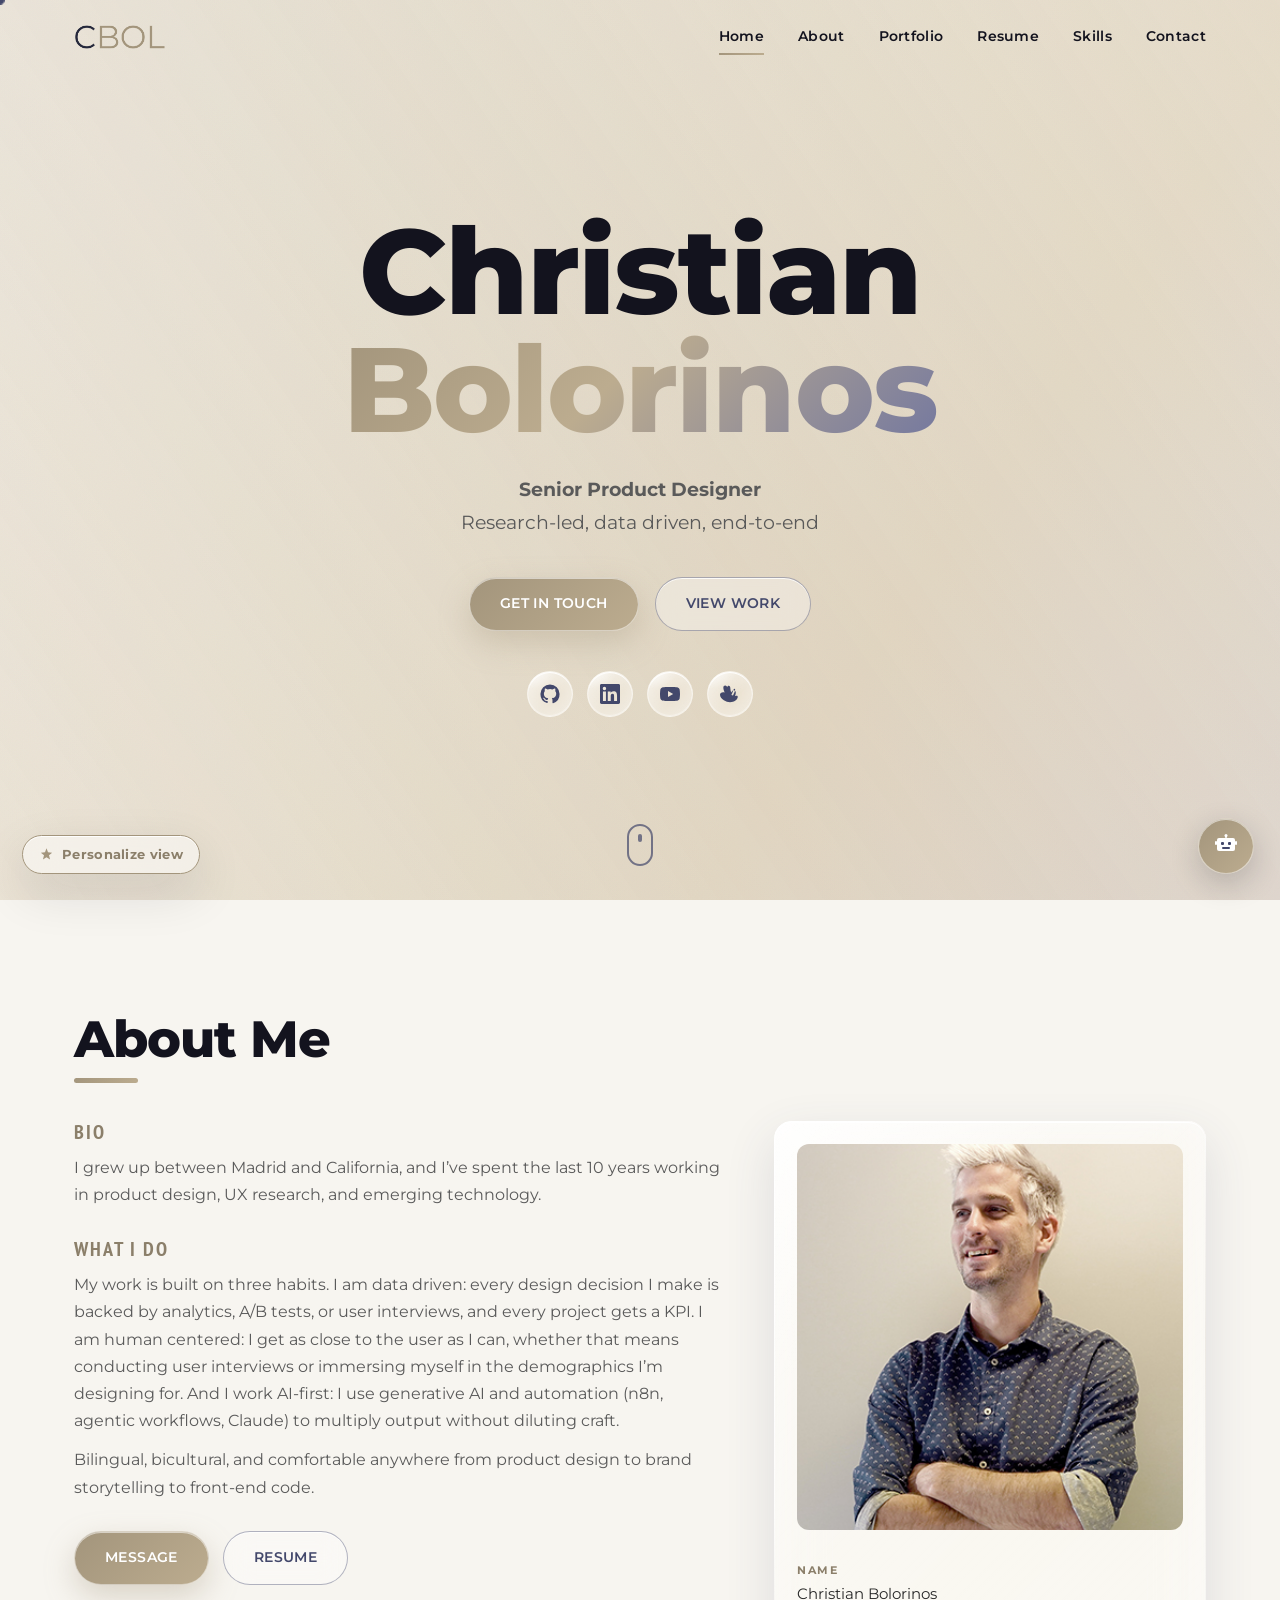
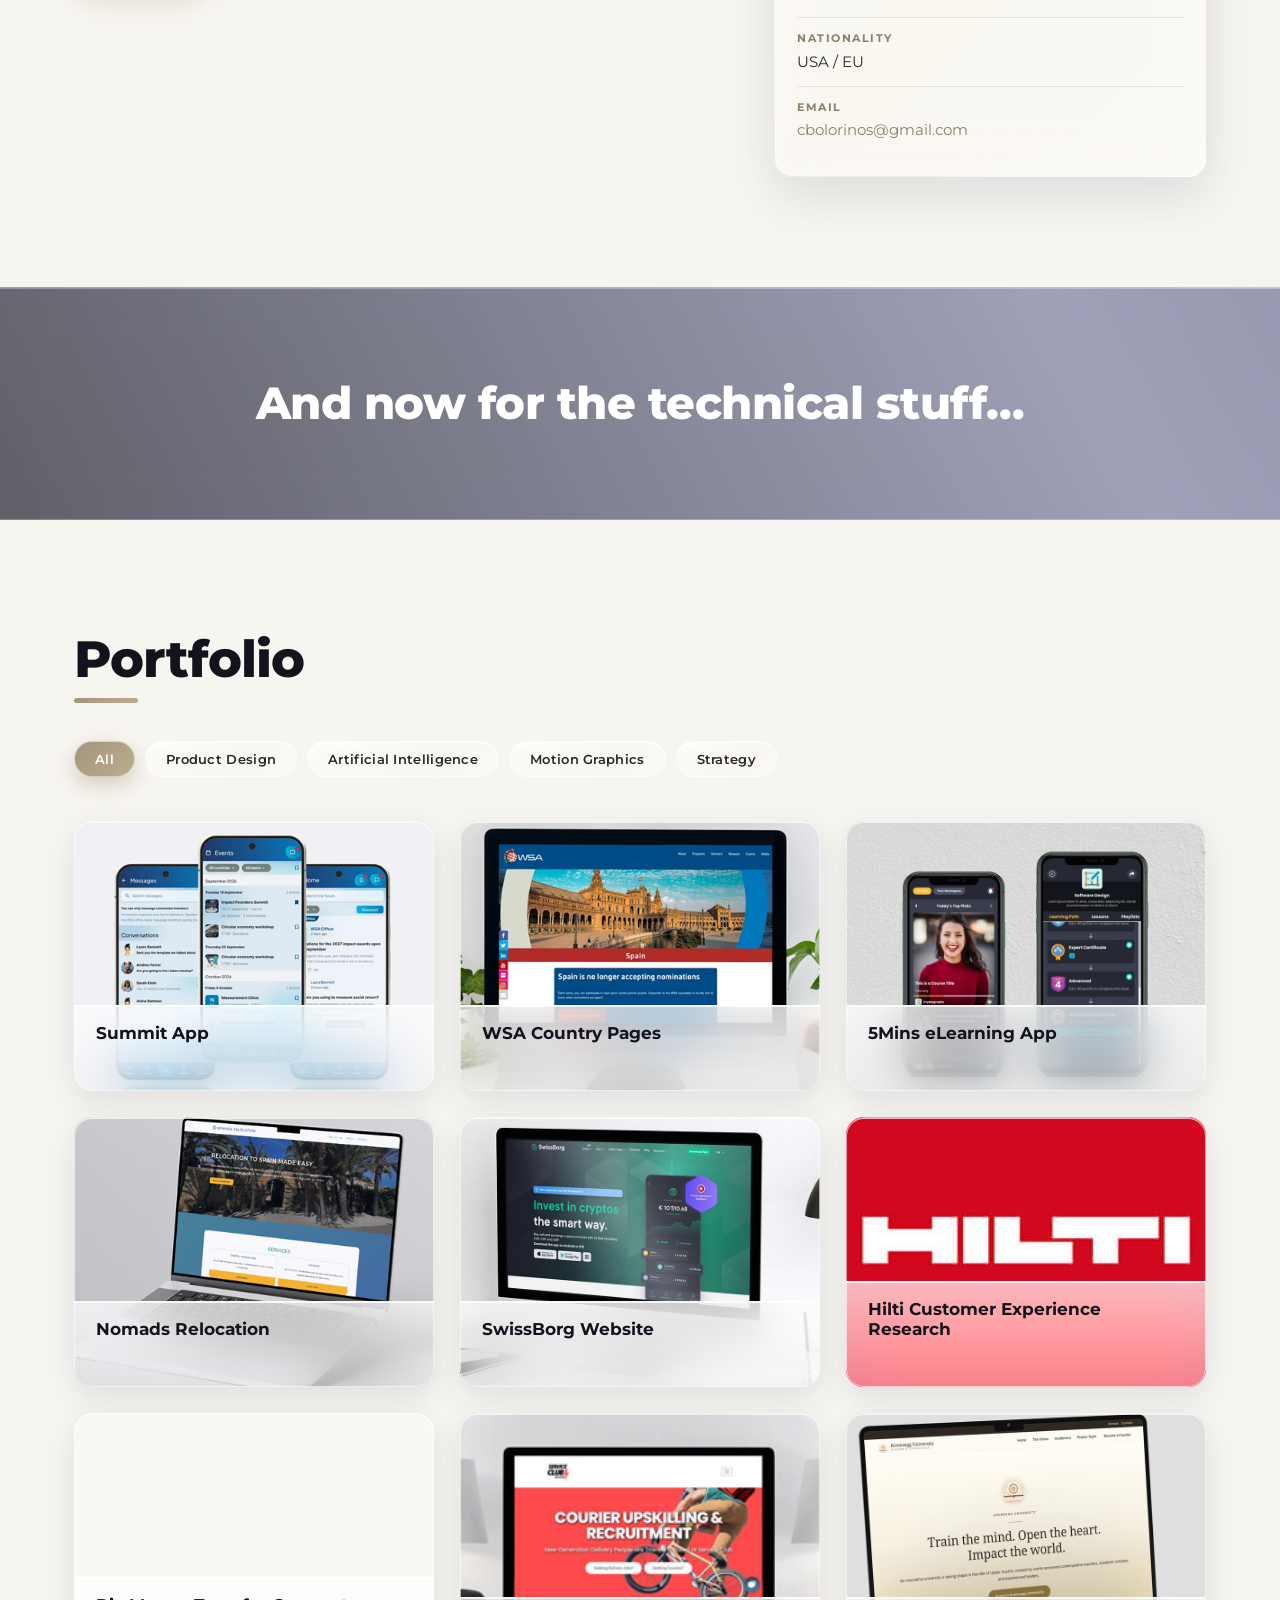
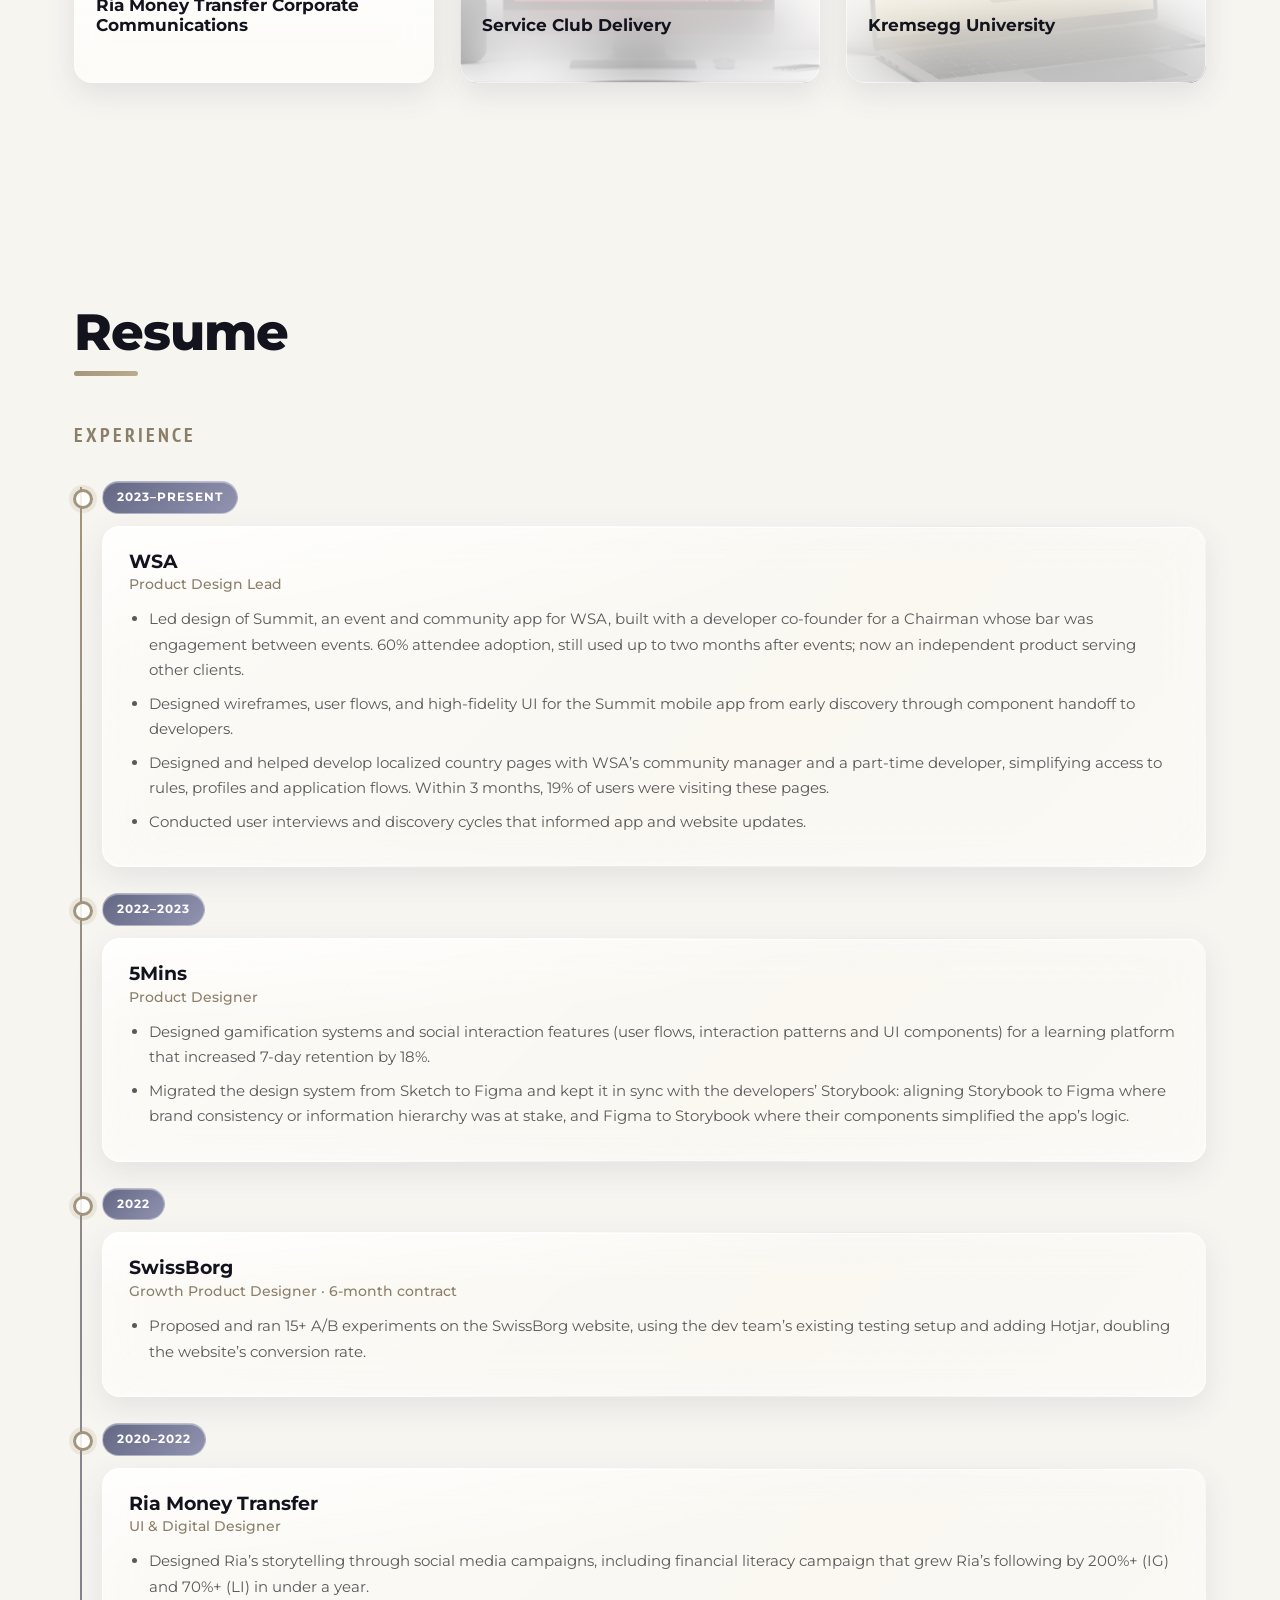
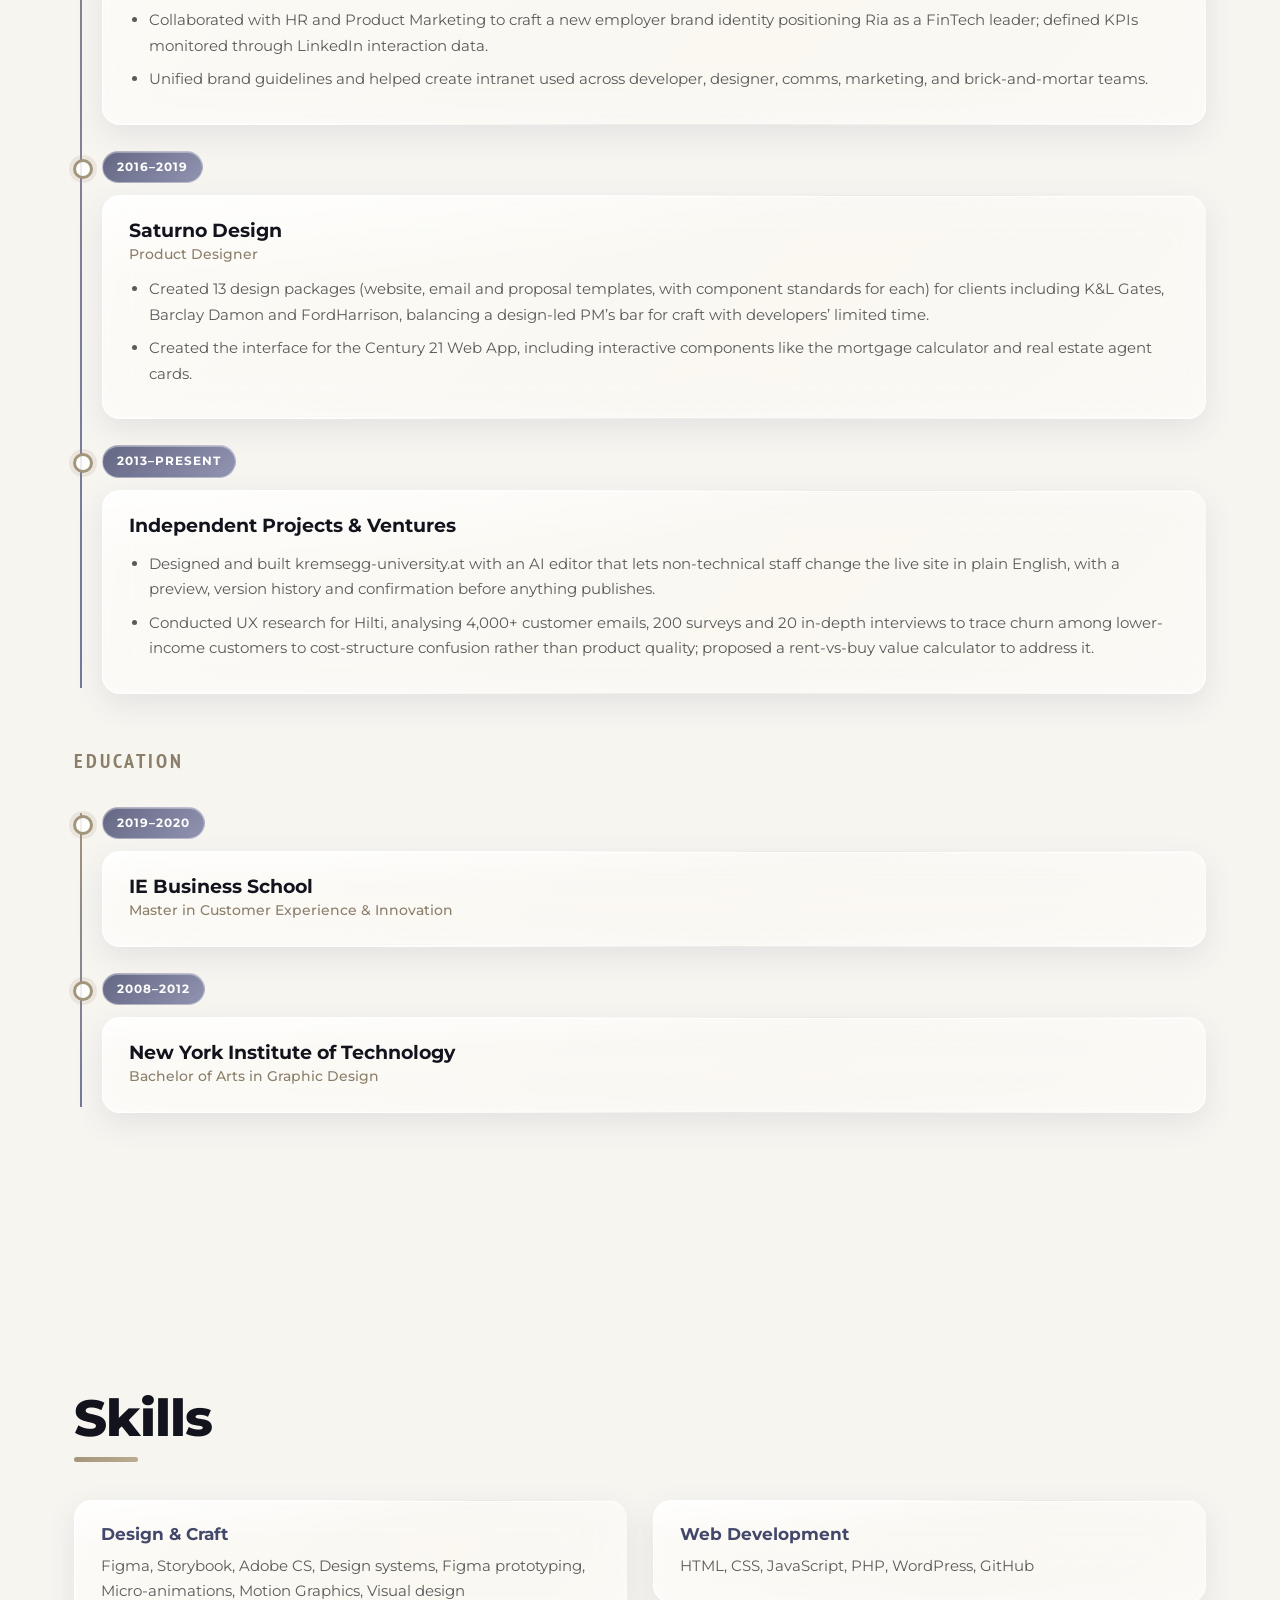
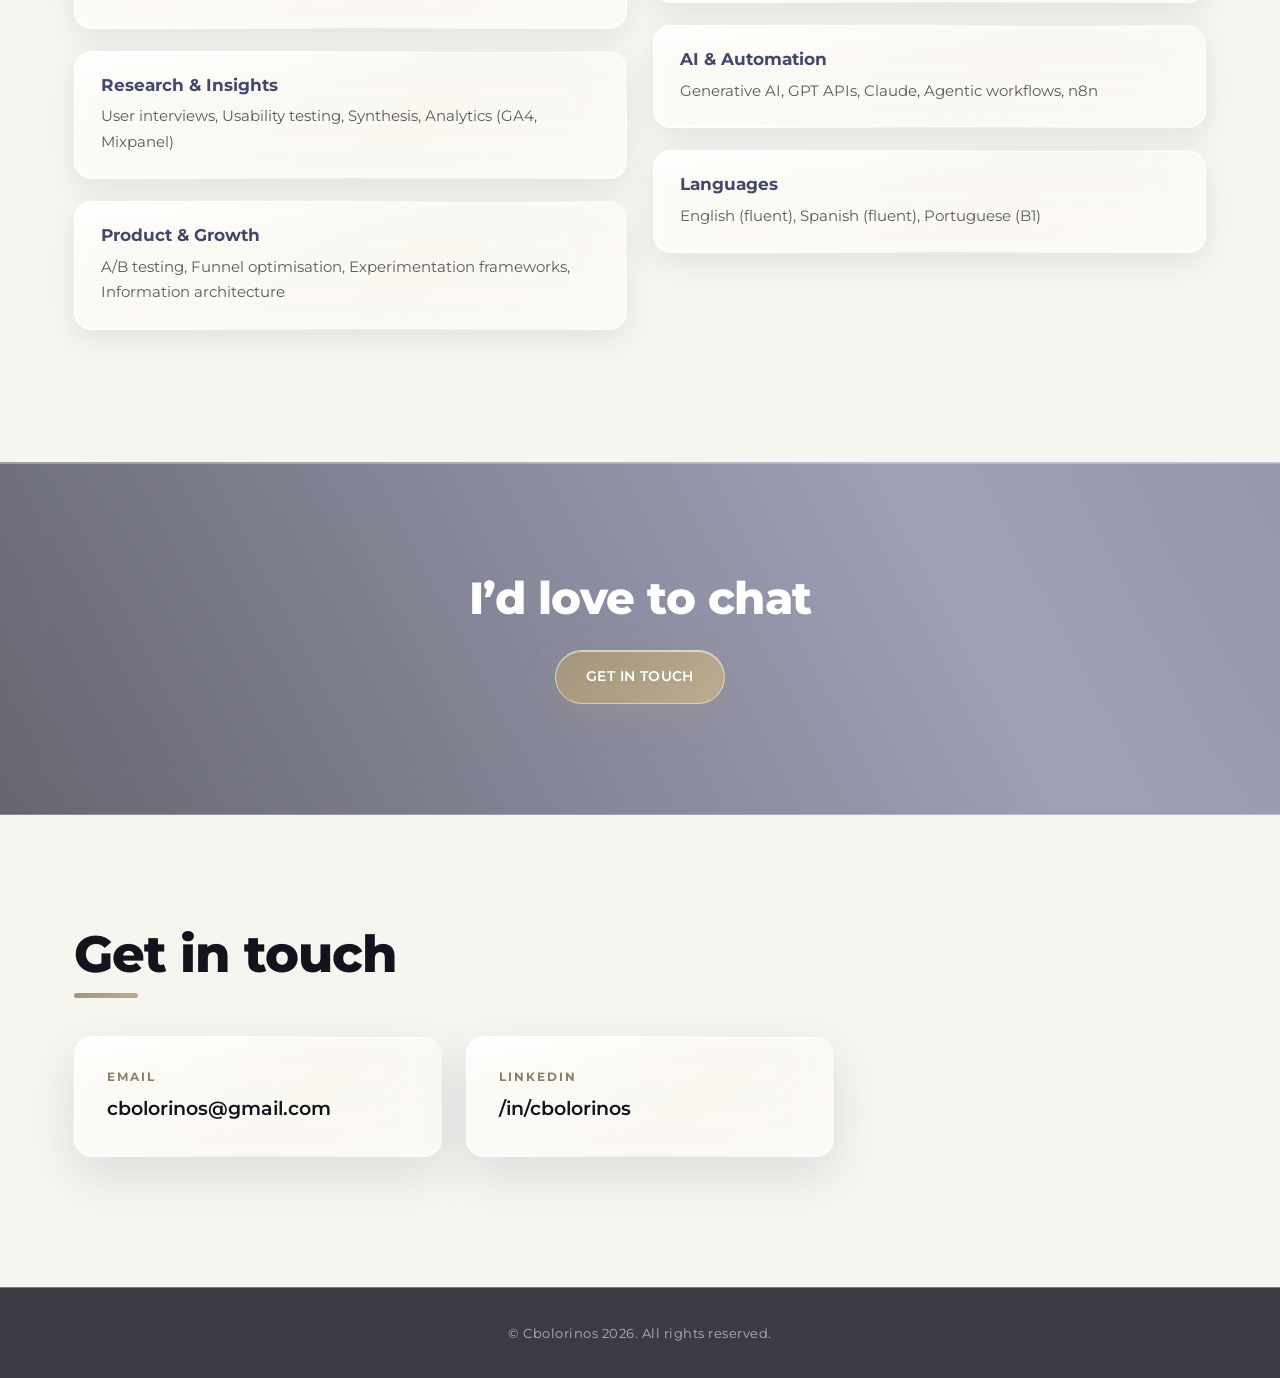
<file: index-old.html>
<!DOCTYPE html>
<html lang="en">
<head>
	<!-- Google tag (gtag.js) -->
	<script async src="https://www.googletagmanager.com/gtag/js?id=G-DXTX6L52LL"></script>
	<script>
	  window.dataLayer = window.dataLayer || [];
	  function gtag(){dataLayer.push(arguments);}
	  gtag('js', new Date());

	  gtag('config', 'G-DXTX6L52LL');
	</script>

	<meta charset="utf-8">
	<meta name="viewport" content="width=device-width, initial-scale=1.0">
	<title>Christian Bolorinos</title>
	<meta name="description" content="Christian Bolorinos | Senior Product Designer. Research-led, data driven, end-to-end.">
	<meta name="keywords" content="Christian Bolorinos, cbolorinos, web design, graphic design, branding, product design, UX research, designer, developer, portfolio">
	<meta name="author" content="Christian Bolorinos">
	<meta name="theme-color" content="#f7f5f0">

	<!-- Open Graph -->
	<meta property="og:type" content="website" />
	<meta property="og:title" content="Christian Bolorinos | Senior Product Designer" />
	<meta property="og:description" content="Research-led, data driven, end-to-end product design." />
	<meta property="og:image" content="https://cbolorinos.com/assets/images/og-image.jpg" />
	<meta property="og:image:width" content="1200" />
	<meta property="og:image:height" content="630" />

	<link rel="icon" type="image/png" href="favicon.png">
	<link href="assets/images/ico/apple-touch-icon-144-precomposed.png" rel="apple-touch-icon" sizes="144x144" />

	<!-- Fonts -->
	<link rel="preconnect" href="https://fonts.googleapis.com">
	<link rel="preconnect" href="https://fonts.gstatic.com" crossorigin>
	<link href="https://fonts.googleapis.com/css2?family=Montserrat:wght@400;500;600;700;800&family=PT+Sans+Narrow:wght@400;700&display=swap" rel="stylesheet">

	<link rel="stylesheet" href="assets/css/style.css?v=18">
	<link rel="stylesheet" href="assets/css/glass.css?v=4">
</head>
<body>

	<!-- Scroll progress -->
	<div class="scroll-progress" id="scrollProgress"><i></i></div>

	<!-- Onboarding chatbot -->
	<div class="onboarding" id="onboarding" role="dialog" aria-modal="true" aria-label="Personalize this site" aria-hidden="true">
		<div class="onboarding__overlay"></div>
		<div class="onboarding__card">
			<div class="onboarding__head">
				<span class="onboarding__avatar">
					<svg viewBox="0 0 24 24" fill="#fff"><g><rect x="11" y="1" width="2" height="3" rx="1"/><circle cx="12" cy="1.5" r="1.5"/></g><g><rect x="3" y="4" width="18" height="13" rx="2"/><rect x="7" y="8" width="3" height="3" rx="1" fill="#43486b"/><rect x="14" y="8" width="3" height="3" rx="1" fill="#43486b"/><rect x="8" y="13" width="8" height="2" rx="1" fill="#43486b"/><rect x="1" y="7" width="2" height="4" rx="1"/><rect x="21" y="7" width="2" height="4" rx="1"/></g></svg>
				</span>
				<div class="onboarding__title">
					<div class="name">Christian&rsquo;s Assistant</div>
					<div class="status">Let&rsquo;s tailor your visit</div>
				</div>
				<button class="onboarding__skip" id="obSkip">Skip</button>
			</div>
			<div class="onboarding__body" id="obBody"></div>
			<div class="onboarding__options" id="obOptions"></div>
			<div class="onboarding__progress"><i id="obProgress"></i></div>
		</div>
	</div>

	<!-- Preloader -->
	<div class="preloader" id="preloader">
		<div class="preloader__mark">
			<span>C</span><span>B</span>
		</div>
		<div class="preloader__bar"><i></i></div>
	</div>

	<!-- Custom cursor -->
	<div class="cursor" id="cursorDot"></div>

	<!-- Animated background -->
	<div class="bg-canvas" aria-hidden="true">
		<div class="bg-gradient"></div>
		<svg class="bg-svg" viewBox="0 0 1200 900" preserveAspectRatio="xMidYMid slice" xmlns="http://www.w3.org/2000/svg">
			<defs>
				<linearGradient id="blobA" x1="0" y1="0" x2="1" y2="1">
					<stop offset="0%" stop-color="#a3957c"/>
					<stop offset="100%" stop-color="#bcac8f"/>
				</linearGradient>
				<linearGradient id="blobB" x1="0" y1="0" x2="1" y2="1">
					<stop offset="0%" stop-color="#74789f"/>
					<stop offset="100%" stop-color="#43486b"/>
				</linearGradient>
				<linearGradient id="blobC" x1="0" y1="1" x2="1" y2="0">
					<stop offset="0%" stop-color="#43486b"/>
					<stop offset="100%" stop-color="#13131e"/>
				</linearGradient>
			</defs>
			<path class="blob blob--a" fill="url(#blobA)" d="M600 250 Q760 200 820 360 Q880 520 700 580 Q520 640 430 500 Q340 360 480 300 Q540 280 600 250Z"/>
			<path class="blob blob--b" fill="url(#blobB)" d="M300 180 Q430 140 470 280 Q510 420 360 460 Q210 500 170 360 Q130 220 300 180Z"/>
			<path class="blob blob--c" fill="url(#blobC)" d="M900 560 Q1030 520 1060 650 Q1090 780 950 810 Q810 840 780 700 Q750 560 900 560Z"/>
		</svg>
		<div class="bg-grain"></div>
	</div>

	<!-- Navigation -->
	<header class="nav" id="nav">
		<div class="nav__inner">
			<a class="nav__brand" href="#home" data-cursor="link">
				<img src="assets/images/logo.png" alt="Christian Bolorinos" />
			</a>
			<nav class="nav__menu" id="navMenu">
				<a href="#home">Home</a>
				<a href="#about">About</a>
				<a href="#works">Portfolio</a>
				<a href="#resume">Resume</a>
				<a href="#skills">Skills</a>
				<a href="#contact">Contact</a>
			</nav>
			<button class="nav__toggle" id="navToggle" aria-label="Menu"><span></span><span></span><span></span></button>
		</div>
	</header>

	<!-- Hero -->
	<section class="hero" id="home">
		<div class="hero__content">
			<h1 class="hero__title">
				<span class="reveal-word">Christian</span>
				<span class="reveal-word hero__title--accent">Bolorinos</span>
			</h1>
			<p class="hero__lede reveal"><b>Senior Product Designer</b><br>Research-led, data driven, end-to-end</p>
			<div class="hero__actions reveal">
				<a class="btn btn--solid magnetic" href="#contact" data-cursor="link">Get in Touch</a>
				<a class="btn btn--ghost magnetic" href="#works" data-cursor="link">View Work</a>
			</div>
			<div class="hero__social reveal">
				<a href="https://github.com/cbolorinos" target="_blank" rel="noopener" aria-label="GitHub" data-cursor="link">
					<svg viewBox="0 0 24 24"><path d="M12 .5A11.5 11.5 0 0 0 .5 12a11.5 11.5 0 0 0 7.86 10.92c.58.1.79-.25.79-.56v-2c-3.2.7-3.88-1.37-3.88-1.37-.53-1.34-1.29-1.7-1.29-1.7-1.05-.72.08-.7.08-.7 1.16.08 1.77 1.2 1.77 1.2 1.03 1.77 2.7 1.26 3.36.96.1-.75.4-1.26.73-1.55-2.55-.29-5.24-1.28-5.24-5.69 0-1.26.45-2.29 1.19-3.1-.12-.29-.52-1.46.11-3.05 0 0 .97-.31 3.18 1.18a11 11 0 0 1 5.8 0c2.2-1.49 3.17-1.18 3.17-1.18.63 1.59.23 2.76.11 3.05.74.81 1.19 1.84 1.19 3.1 0 4.42-2.69 5.39-5.25 5.68.41.36.78 1.06.78 2.14v3.17c0 .31.21.67.8.56A11.5 11.5 0 0 0 23.5 12 11.5 11.5 0 0 0 12 .5Z"/></svg>
				</a>
				<a href="https://www.linkedin.com/in/cbolorinos" target="_blank" rel="noopener" aria-label="LinkedIn" data-cursor="link">
					<svg viewBox="0 0 24 24"><path d="M20.45 20.45h-3.56v-5.57c0-1.33-.02-3.04-1.85-3.04-1.85 0-2.14 1.45-2.14 2.94v5.67H9.34V9h3.42v1.56h.05c.48-.9 1.64-1.85 3.37-1.85 3.6 0 4.27 2.37 4.27 5.46v6.28ZM5.34 7.43a2.07 2.07 0 1 1 0-4.14 2.07 2.07 0 0 1 0 4.14ZM7.12 20.45H3.56V9h3.56v11.45ZM22.22 0H1.77C.79 0 0 .77 0 1.72v20.56C0 23.23.79 24 1.77 24h20.45c.98 0 1.78-.77 1.78-1.72V1.72C24 .77 23.2 0 22.22 0Z"/></svg>
				</a>
				<a href="https://www.youtube.com/channel/UCd4cGajNSF9gu_LUiXeT7wA" target="_blank" rel="noopener" aria-label="YouTube" data-cursor="link">
					<svg viewBox="0 0 24 24"><path d="M23.5 6.2a3 3 0 0 0-2.1-2.1C19.5 3.5 12 3.5 12 3.5s-7.5 0-9.4.6A3 3 0 0 0 .5 6.2 31.3 31.3 0 0 0 0 12a31.3 31.3 0 0 0 .5 5.8 3 3 0 0 0 2.1 2.1c1.9.6 9.4.6 9.4.6s7.5 0 9.4-.6a3 3 0 0 0 2.1-2.1A31.3 31.3 0 0 0 24 12a31.3 31.3 0 0 0-.5-5.8ZM9.6 15.6V8.4l6.2 3.6-6.2 3.6Z"/></svg>
				</a>
				<a href="https://angel.co/cbolorinos" target="_blank" rel="noopener" aria-label="AngelList" data-cursor="link">
					<svg viewBox="0 0 24 24"><path d="M15.6 8.5c.3-1 .8-2.9 1.7-2.9.6 0 .9.5.9 1.2 0 1.4-1.3 4-2.6 6.9l-1.9-.4c.9-1.9 1.6-3.7 1.9-4.8Zm-6.9-.1c-.9-2.6-1.4-4-2.3-4-.6 0-1 .5-1 1.2 0 1 .9 3.2 1.8 5.5l1.5.4c-.4-1.2-.7-2.2 0-3.5Zm11 5.7c-.7 0-1.4.2-1.9.5.6-1.4 1.2-2.8 1.2-4.2 0-1.8-1.1-2.9-2.5-2.9-1.5 0-2.4 1.2-3 2.8-.6-1.7-1-3-1-4.4C12.5 2.9 11.7 2 10.5 2 9.4 2 8.7 2.8 8.7 4c-.6-1.3-1.2-2.2-2.4-2.2C4.9 1.8 4 2.9 4 4.4c0 1.5.7 3.6 1.6 5.9-.7-.2-1.3-.3-1.9-.3C1.6 10 0 11.1 0 13c0 2.3 1.8 4.9 4.6 6.6C7 21.2 9.6 22 12 22c5.2 0 9.3-3.4 9.3-6.6 0-.9-.5-1.4-1.6-1.3Z"/></svg>
				</a>
			</div>
		</div>
		<a class="hero__scroll" href="#about" aria-label="Scroll down"><span class="mouse"><span class="wheel"></span></span></a>
	</section>

	<!-- About -->
	<section class="section about" id="about">
		<div class="container">
			<h2 class="section-title reveal">About Me</h2>
			<div class="about__grid">
				<div class="about__text">
					<div class="about__block">
						<h3>Bio</h3>
						<p id="aboutBio">I grew up between Madrid and California, and I&rsquo;ve spent the last 10 years working in product design, UX research, and emerging technology.</p>
					</div>
					<div class="about__block">
						<h3>What I Do</h3>
						<p id="aboutWhatIDo">My work is built on three habits. I am data driven: every design decision I make is backed by analytics, A/B tests, or user interviews, and every project gets a KPI. I am human centered: I get as close to the user as I can, whether that means conducting user interviews or immersing myself in the demographics I&rsquo;m designing for. And I work AI-first: I use generative AI and automation (n8n, agentic workflows, Claude) to multiply output without diluting craft.</p>
						<p id="aboutClose">Bilingual, bicultural, and comfortable anywhere from product design to brand storytelling to front-end code.</p>
					</div>
					<div class="about__actions reveal">
						<a class="btn btn--solid magnetic" href="#contact" data-cursor="link">Message</a>
						<a class="btn btn--ghost magnetic" href="resume_cbolorinos.pdf" target="_blank" rel="noopener" data-cursor="link">Resume</a>
					</div>
				</div>
				<aside class="about__card reveal">
					<div class="about__photo"><img src="assets/images/myphoto.jpg" alt="Christian Bolorinos" loading="lazy" /></div>
					<ul class="about__facts">
						<li><span>Name</span> Christian Bolorinos</li>
						<li><span>Nationality</span> USA / EU</li>
						<li><span>Email</span> <a href="mailto:cbolorinos@gmail.com">cbolorinos@gmail.com</a></li>
					</ul>
				</aside>
			</div>
		</div>
	</section>

	<!-- Facts divider -->
	<section class="divider divider--facts">
		<div class="container">
			<h2 class="reveal">And now for the technical stuff&hellip;</h2>
		</div>
	</section>

	<!-- Portfolio -->
	<section class="section works" id="works">
		<div class="container">
			<h2 class="section-title reveal">Portfolio</h2>
			<div class="filter reveal" id="filter">
				<button class="filter__btn is-active" data-group="all">All</button>
				<button class="filter__btn" data-group="web">Product Design</button>
				<button class="filter__btn" data-group="ai">Artificial Intelligence</button>
				<button class="filter__btn" data-group="video">Motion Graphics</button>
				<button class="filter__btn" data-group="ux">Strategy</button>
			</div>
			<div class="grid" id="grid">

				<article class="card" data-groups='["all","ai","ux","web"]' data-modal="summit">
					<div class="card__media"><img src="assets/images/works/summit_thumb.jpg?v=20260917" alt="Summit App" loading="lazy" /></div>
					<div class="card__body"><h3>Summit App</h3><span class="card__go">View case study</span></div>
				</article>

				<article class="card" data-groups='["all","web","ux"]' data-modal="wsa">
					<div class="card__media"><img src="assets/images/works/wsa_thumb.jpg?v=20260917" alt="WSA Country Pages" loading="lazy" /></div>
					<div class="card__body"><h3>WSA Country Pages</h3><span class="card__go">View case study</span></div>
				</article>

				<article class="card" data-groups='["ux","ai","web"]' data-modal="m5mins">
					<div class="card__media"><img src="assets/images/works/5mins_thumb.jpg" alt="5Mins eLearning App" loading="lazy" /></div>
					<div class="card__body"><h3>5Mins eLearning App</h3><span class="card__go">View case study</span></div>
				</article>

				<article class="card" data-groups='["all","web","ai"]' data-modal="nomads">
					<div class="card__media"><img src="assets/images/works/nomads_thumb.jpg?v=20260917" alt="Nomads Relocation" loading="lazy" /></div>
					<div class="card__body"><h3>Nomads Relocation</h3><span class="card__go">View case study</span></div>
				</article>

				<article class="card" data-groups='["all","web"]' data-modal="swissborg">
					<div class="card__media"><img src="assets/images/works/swissborg_thumb.jpg" alt="SwissBorg Website" loading="lazy" /></div>
					<div class="card__body"><h3>SwissBorg Website</h3><span class="card__go">View case study</span></div>
				</article>

				<article class="card" data-groups='["all","ux"]' data-modal="hilti">
					<div class="card__media"><img src="assets/images/works/hilti_thumb.jpg" alt="Hilti Customer Experience Research" loading="lazy" /></div>
					<div class="card__body"><h3>Hilti Customer Experience Research</h3><span class="card__go">View case study</span></div>
				</article>

				<article class="card card--conditional is-hidden" data-groups='["all","web","video"]' data-reveal-skill="design,creative" data-modal="riaUI">
					<div class="card__media"><video muted loop autoplay playsinline preload="metadata" poster="assets/images/works/ria_splash_poster.jpg" aria-label="Ria Interface Design"><source src="assets/images/works/ria_splash.mp4?v=20260917" type="video/mp4"></video></div>
					<div class="card__body"><h3>Ria Interface Design</h3><span class="card__go">View case study</span></div>
				</article>

				<article class="card" data-groups='["all","web","video"]' data-modal="ria">
					<div class="card__media"><video muted loop autoplay playsinline preload="metadata"><source src="assets/images/works/ria_thumb.mp4" type="video/mp4"></video></div>
					<div class="card__body"><h3>Ria Money Transfer Corporate Communications</h3><span class="card__go">View case study</span></div>
				</article>

				<article class="card" data-groups='["all","web","ux"]' data-modal="serviceclub">
					<div class="card__media"><img src="assets/images/works/serviceclubthumb.jpg" alt="Service Club Delivery" loading="lazy" /></div>
					<div class="card__body"><h3>Service Club Delivery</h3><span class="card__go">View case study</span></div>
				</article>

				<article class="card card--conditional is-hidden" data-groups='["all","web","ai","ux"]' data-reveal-skill="strategy,automation" data-reveal-sector="wellness" data-reveal-kw="wellness" data-modal="gomde">
					<div class="card__media"><img src="assets/images/works/gomde_thumb.jpg" alt="Gomde EU Website" loading="lazy" /></div>
					<div class="card__body"><h3>Gomde EU Website</h3><span class="card__go">View case study</span></div>
				</article>

				<article class="card card--conditional is-hidden" data-groups='["all","video","web"]' data-reveal-skill="creative" data-reveal-sector="legal,corporate" data-reveal-filter="video" data-modal="holiday">
					<div class="card__media"><video muted loop autoplay playsinline preload="metadata"><source src="assets/images/works/barclay_thumb.mp4" type="video/mp4"></video></div>
					<div class="card__body"><h3>Barclay Damon Website</h3><span class="card__go">View case study</span></div>
				</article>

				<article class="card" data-groups='["all","ai","web"]' data-modal="kremsegg">
					<div class="card__media"><img src="assets/images/works/kremsegg_thumb.jpg" alt="Kremsegg University" loading="lazy" /></div>
					<div class="card__body"><h3>Kremsegg University</h3><span class="card__go">View case study</span></div>
				</article>

				<article class="card card--conditional is-hidden" data-groups='["all","video","web"]' data-reveal-skill="creative" data-reveal-sector="events" data-reveal-kw="branding" data-modal="gcbranding">
					<div class="card__media"><video muted loop autoplay playsinline preload="metadata"><source src="assets/images/works/branding_thumb.mp4" type="video/mp4"></video></div>
					<div class="card__body"><h3>WSA Global Congress Branding</h3><span class="card__go">View case study</span></div>
				</article>

			</div>
		</div>
	</section>

	<!-- Resume -->
	<section class="section resume" id="resume">
		<div class="container">
			<h2 class="section-title reveal">Resume</h2>

			<h3 class="resume__subtitle reveal">Experience</h3>
			<div class="timeline">
				<div class="tl reveal" data-entry="wsa">
					<span class="tl__date">2023&ndash;Present</span>
					<div class="tl__panel">
						<h4>WSA <small>Product Design Lead</small></h4>
						<ul>
							<li data-bullet="wsa-0" data-bullet-tags="default,design,strategy,research,creative,events">Led design of Summit, an event and community app for WSA, built with a developer co-founder for a Chairman whose bar was engagement between events. 60% attendee adoption, still used up to two months after events; now an independent product serving other clients.</li>
							<li data-bullet="wsa-3" data-bullet-tags="default,design,events">Designed wireframes, user flows, and high-fidelity UI for the Summit mobile app from early discovery through component handoff to developers.</li>
							<li data-bullet="wsa-1" data-bullet-tags="strategy,creative,events">Owned the strategy and optimization of WSA&rsquo;s digital ecosystem (website, social, newsletters), driving +169% website traffic and significant audience growth across all channels over two years.</li>
							<li data-bullet="wsa-2" data-bullet-tags="default,design,research,events">Designed and helped develop localized country pages with WSA&rsquo;s community manager and a part-time developer, simplifying access to rules, profiles and application flows. Within 3 months, 19% of users were visiting these pages.</li>
							<li data-bullet="wsa-4" data-bullet-tags="strategy,creative,events">Introduced personalized regional newsletters through segmentation of a 20K-subscriber newsletter audience, boosting open rates by 38%.</li>
							<li data-bullet="wsa-5" data-bullet-tags="default,design,strategy,research">Conducted user interviews and discovery cycles that informed app and website updates.</li>
							<li data-bullet="wsa-6" data-bullet-tags="automation,learning,events">Created chatbots for WSA events with access to data on the sessions, workshops, locations, speakers, winners, attendees, sponsors and visa info to help attendees navigate the event.</li>
						</ul>
					</div>
				</div>
				<div class="tl reveal" data-entry="fivemins">
					<span class="tl__date">2022&ndash;2023</span>
					<div class="tl__panel">
						<h4>5Mins <small>Product Designer</small></h4>
						<ul>
							<li data-bullet="fivemins-1" data-bullet-tags="default,design,research,creative,learning">Designed gamification systems and social interaction features (user flows, interaction patterns and UI components) for a learning platform that increased 7-day retention by 18%.</li>
							<li data-bullet="fivemins-2" data-bullet-tags="default,design,research,creative">Migrated the design system from Sketch to Figma and kept it in sync with the developers&rsquo; Storybook: aligning Storybook to Figma where brand consistency or information hierarchy was at stake, and Figma to Storybook where their components simplified the app&rsquo;s logic.</li>
						</ul>
					</div>
				</div>
				<div class="tl reveal" data-entry="swissborg">
					<span class="tl__date">2022</span>
					<div class="tl__panel">
						<h4>SwissBorg <small>Growth Product Designer &middot; 6-month contract</small></h4>
						<ul>
							<li data-bullet="swissborg-1" data-bullet-tags="default,design,strategy,research,fintech">Proposed and ran 15+ A/B experiments on the SwissBorg website, using the dev team&rsquo;s existing testing setup and adding Hotjar, doubling the website&rsquo;s conversion rate.</li>
							<li data-bullet="swissborg-2" data-bullet-tags="strategy,creative,fintech">Designed and ran experiments via social campaigns to identify high-converting services, contributing to 25% lower acquisition costs for prioritized offerings.</li>
							<li data-bullet="swissborg-3" data-bullet-tags="design,creative,fintech,wellness,research">Created an ESG monitoring interface for cryptocurrencies, helping users make investments that were better aligned with their values.</li>
						</ul>
					</div>
				</div>
				<div class="tl reveal" data-entry="ria">
					<span class="tl__date">2020&ndash;2022</span>
					<div class="tl__panel">
						<h4>Ria Money Transfer <small>UI &amp; Digital Designer</small></h4>
						<ul>
							<li data-bullet="ria-1" data-bullet-tags="default,creative,fintech">Designed Ria&rsquo;s storytelling through social media campaigns, including financial literacy campaign that grew Ria&rsquo;s following by 200%+ (IG) and 70%+ (LI) in under a year.</li>
							<li data-bullet="ria-2" data-bullet-tags="default,strategy,creative,fintech">Collaborated with HR and Product Marketing to craft a new employer brand identity positioning Ria as a FinTech leader; defined KPIs monitored through LinkedIn interaction data.</li>
							<li data-bullet="ria-3" data-bullet-tags="design,creative,fintech,research">Designed product illustrations and micro-animations for Ria&rsquo;s mobile app to guide users through key flows and improve interface comprehension.</li>
							<li data-bullet="ria-4" data-bullet-tags="design,creative,fintech,research,default">Unified brand guidelines and helped create intranet used across developer, designer, comms, marketing, and brick-and-mortar teams.</li>
						</ul>
					</div>
				</div>
				<div class="tl reveal" data-entry="saturno">
					<span class="tl__date">2016&ndash;2019</span>
					<div class="tl__panel">
						<h4>Saturno Design <small>Product Designer</small></h4>
						<ul>
							<li data-bullet="saturno-1" data-bullet-tags="creative">Established and oversaw implementation of new Saturno brand guidelines.</li>
							<li data-bullet="saturno-2" data-bullet-tags="default,design,research,creative">Created 13 design packages (website, email and proposal templates, with component standards for each) for clients including K&amp;L Gates, Barclay Damon and FordHarrison, balancing a design-led PM&rsquo;s bar for craft with developers&rsquo; limited time.</li>
							<li data-bullet="saturno-6" data-bullet-tags="design,research">Designed updates for Saturno&rsquo;s own software (a custom email system, CMS and data analytics platform) that client projects ran on.</li>
							<li data-bullet="saturno-3" data-bullet-tags="default,design">Created the interface for the Century 21 Web App, including interactive components like the mortgage calculator and real estate agent cards.</li>
							<li data-bullet="saturno-4" data-bullet-tags="legal">Introduced video hero banners and promo videos into Saturno&rsquo;s design package.</li>
							<li data-bullet="saturno-5" data-bullet-tags="creative">Created a marketing campaign for LensBaby, reframing their products as videography tools to enter a new and growing market.</li>
						</ul>
					</div>
				</div>
				<div class="tl reveal" data-entry="ventures">
					<span class="tl__date">2013&ndash;Present</span>
					<div class="tl__panel">
						<h4>Independent Projects &amp; Ventures</h4>
						<ul>
							<li data-bullet="ventures-kremsegg" data-bullet-tags="default,design,automation,learning">Designed and built kremsegg-university.at with an AI editor that lets non-technical staff change the live site in plain English, with a preview, version history and confirmation before anything publishes.</li>
							<li data-bullet="ventures-hilti" data-bullet-tags="default,design,strategy,research,industrial">Conducted UX research for Hilti, analysing 4,000+ customer emails, 200 surveys and 20 in-depth interviews to trace churn among lower-income customers to cost-structure confusion rather than product quality; proposed a rent-vs-buy value calculator to address it.</li>
							<li data-bullet="ventures-serviceclub-research" data-bullet-tags="research,strategy,learning,delivery">As Creative Director for Service Club (6-month contract, 2020), worked as a courier to research sign-up, found paperwork was the biggest blocker, and turned it into the main acquisition channel through visa courses on Service Club Academy.</li>
							<li data-bullet="ventures-serviceclub-growth" data-bullet-tags="creative,automation,delivery">Supervised courier-recruitment campaigns for Service Club that grew Instagram following by 400%, LinkedIn by 75% and couriers in the system by 600%.</li>
							<li data-bullet="ventures-nomads" data-bullet-tags="strategy,automation,relocation">Co-founded Nomads Relocation, automating visa workflows for digital nomads relocating to Spain.</li>
							<li data-bullet="ventures-edtech" data-bullet-tags="automation,learning">Built an AI quiz chatbot for IE Business School&rsquo;s Macroeconomics course and helped create Econ Policy 101, an educational game offered as bonus material for a Coursera economics course.</li>
							<li data-bullet="ventures-websites" data-bullet-tags="creative,wellness">Designed and developed websites and brand identities for colectivo.ie, gomde.eu, mind-distillery.com and memoria-colonial.org (a University of Bristol education project).</li>
							<li data-bullet="ventures-yaupon" data-bullet-tags="strategy">Co-founded Yaupon Rose, building website and brand, growing Instagram from 0 to 1,200 followers and scaling the team from 3 to 15.</li>
						</ul>
					</div>
				</div>
			</div>

			<h3 class="resume__subtitle reveal">Education</h3>
			<div class="timeline">
				<div class="tl reveal">
					<span class="tl__date">2019&ndash;2020</span>
					<div class="tl__panel">
						<h4>IE Business School <small>Master in Customer Experience &amp; Innovation</small></h4>
					</div>
				</div>
				<div class="tl reveal">
					<span class="tl__date">2008&ndash;2012</span>
					<div class="tl__panel">
						<h4>New York Institute of Technology <small>Bachelor of Arts in Graphic Design</small></h4>
					</div>
				</div>
			</div>
		</div>
	</section>

	<!-- Skills -->
	<section class="section skills" id="skills">
		<div class="container">
			<h2 class="section-title reveal">Skills</h2>
			<div class="skills__grid">
				<div class="skills__col reveal">
					<div class="skills__item"><h4>Design &amp; Craft</h4><p>Figma, Storybook, Adobe CS, Design systems, Figma prototyping, Micro-animations, Motion Graphics, Visual design</p></div>
					<div class="skills__item"><h4>Research &amp; Insights</h4><p>User interviews, Usability testing, Synthesis, Analytics (GA4, Mixpanel)</p></div>
					<div class="skills__item"><h4>Product &amp; Growth</h4><p>A/B testing, Funnel optimisation, Experimentation frameworks, Information architecture</p></div>
				</div>
				<div class="skills__col reveal">
					<div class="skills__item"><h4>Web Development</h4><p>HTML, CSS, JavaScript, PHP, WordPress, GitHub</p></div>
					<div class="skills__item"><h4>AI &amp; Automation</h4><p>Generative AI, GPT APIs, Claude, Agentic workflows, n8n</p></div>
					<div class="skills__item"><h4>Languages</h4><p>English (fluent), Spanish (fluent), Portuguese (B1)</p></div>
				</div>
			</div>
		</div>
	</section>

	<!-- Hire CTA -->
	<section class="divider divider--hire">
		<div class="container">
			<h2 class="reveal">I&rsquo;d love to chat</h2>
			<a class="btn btn--solid magnetic reveal" href="#contact" data-cursor="link">Get in Touch</a>
		</div>
	</section>

	<!-- Contact -->
	<section class="section contact" id="contact">
		<div class="container">
			<h2 class="section-title reveal">Get in touch</h2>
			<div class="contact__cards">
				<a class="contact__card reveal magnetic" href="mailto:cbolorinos@gmail.com" data-cursor="link">
					<span class="contact__label">Email</span>
					<span class="contact__value">cbolorinos@gmail.com</span>
				</a>
				<a class="contact__card reveal magnetic" href="https://www.linkedin.com/in/cbolorinos" target="_blank" rel="noopener" data-cursor="link">
					<span class="contact__label">LinkedIn</span>
					<span class="contact__value">/in/cbolorinos</span>
				</a>
			</div>
		</div>
	</section>

	<footer class="footer">
		<div class="container">
			<p>&copy; Cbolorinos 2026. All rights reserved.</p>
		</div>
	</footer>

	<!-- Modals -->
	<div class="modal-root" id="modalRoot" aria-hidden="true">
		<div class="modal-overlay" id="modalOverlay"></div>
		<!-- Summit -->
		<div class="modal" data-modal-id="summit">
			<button class="modal__close" aria-label="Close">&times;</button>
			<div class="modal__scroll">
				<div class="modal__head"><h3>Summit App</h3></div>
				<div class="modal__body">
					<div class="cs-meta"><h5>Client: <a href="https://wsa-global.org/" target="_blank" rel="noopener">WSA</a> &rarr; independent product</h5><p class="cs-role">Role: Product Design Lead / Co-Founder</p></div>
					<div class="cs-chips"><span class="cs-chip">60% attendee adoption</span><span class="cs-chip">Engagement up to 2 months post-event</span><span class="cs-chip">White-label app</span></div>
					<p class="cs-tldr"><strong>Post-event interviews kept surfacing the same three pains: unnavigable PDF calendars, inefficient networking, and a community that fragmented after every event. The Summit App fixed all three. Over 60% of attendees used it, and it continues getting engagement up to two months after events.</strong></p>
					<a href="https://apps.apple.com/us/app/summit-keep-the-fire-burning/id6759138130" target="_blank" rel="noopener"><img loading="lazy" src="assets/images/works/summit.jpg" alt="Summit App" /></a>
					<span class="cs-label">Context</span>
					<p>WSA is a UN-backed organization that gives awards to projects supporting the UN Sustainable Development Goals. Several times a year, they host regional and global events to celebrate award winners and provide valuable networking opportunities for attendees. I was in charge of the WSA website (<a href="#" data-modal-goto="wsa">there is another case study about that</a>). To make the website more helpful, I often followed up with 5&ndash;10 people I had met at each event. I asked them what they were hoping to get out of the event and what could be improved.</p>
					<span class="cs-label">Problem</span>
					<p>In these interviews, the same themes kept coming up. One was that the calendar (a PDF sent through a WhatsApp group) was hard to navigate. Another was the inefficiency of the networking. A person working in agritech in Japan had very little to say to someone working in fintech in Chile. Also, the jumble of emails and LinkedIn connections attendees ended up with was often difficult to sort through and follow up on. The WSA community would come together for these events, but would mostly fragment again immediately afterwards.</p>
					<span class="cs-label">What I did</span>
					<p>My first impulse was to address these issues through the website. I built several MVPs, including an AI agent that had access to attendee and project data and suggested connections aligned with each user&rsquo;s goals. These solutions received mostly positive feedback but were clunky and often drowned out by other communication channels. I also evaluated several SaaS solutions. While many solved the calendar problem, none effectively improved networking or helped maintain community engagement after the event. I considered building a custom app, but WSA did not have an in-house mobile developer or the budget to hire an agency.</p>
					<span class="cs-label">Team and constraints</span>
					<p>Summit was built by two people for one very clear stakeholder. Emeka, a developer I met through the WSA community, built the app and worked partly for equity. Making it white-label, so it could serve clients beyond WSA, was his idea, and it&rsquo;s the reason Summit is an independent product today. Peter Bruck, WSA&rsquo;s Chairman, was only interested in an app if it kept people engaged between events and strengthened what WSA really offers its members: network capital. That set the bar for every decision. A better calendar alone wouldn&rsquo;t meet it, so the calendar was only the first iteration. The second focused on projects, the community feed and connections.</p>
					<img loading="lazy" src="assets/images/works/summit3.jpg" alt="Summit App screens" />
					<h3 class="cs-h3"><a href="https://summitcommunity.app/" target="_blank" rel="noopener">The Summit App</a></h3>
					<p>Explore it on the <a href="https://summitcommunity.app/" target="_blank" rel="noopener">Summit website</a>.</p>
					<p>The first iteration of the app focused solely on calendar functionality. It provided a clear schedule of all sessions, allowed users to sync events with their personal calendars (iCal, Outlook, or Google), view session locations via Google Maps or Apple Maps, and access speaker profiles and LinkedIn pages. The app was embedded within the website so that users who preferred not to download an app could still access the schedule. This successfully solved the calendar problem but did not yet address networking. However, it helped onboard users, which made later iterations easier to roll out.</p>
					<p>The second iteration retained the calendar and introduced two new sections: Projects and Community Feed. The Projects section displayed profiles of all winning teams, their objectives, and their social links, allowing attendees to follow up after the event. The Community Feed functioned as a forum where participants could post what they were looking for (investors, employees, or partnerships) and discover others with similar goals. The app also allowed users to browse attendee profiles and identify who might be most relevant to connect with.</p>
					<p>The app also featured an AI agent that could provide information about winners, the agenda, and attendees. This agent supported networking during the event by suggesting people to connect with based on each user&rsquo;s expertise and objectives. It also helped attendees use their time more efficiently by recommending the most relevant sessions.</p>
					<a href="https://www.figma.com/proto/ehRCDe4h6MMvlJo5wBfdUe/WSA-App--Copy-?node-id=604-2592&viewport=74%2C-591%2C0.17&t=cN4fhaZEacgToEQl-1&scaling=min-zoom&content-scaling=fixed&starting-point-node-id=604%3A2592&show-proto-sidebar=1&page-id=393%3A1443" target="_blank" rel="noopener"><img loading="lazy" src="assets/images/works/summit2.jpg" alt="SwissBorg website prototype" /></a>
					<p>We expected the app to attract spam if it got into the wrong hands, so we handled access during onboarding. Admins upload a CSV of their mailing list, and anyone who signs up with an email on that list gets full access. Everyone else gets guest access, which hides the forum and the attendee directory, unless they have an invite code. Codes went out in email campaigns and on QR codes at events, and expired after a set time.</p>
					<p>Because the app was white-label, we had to decide which parts of the brand clients could customize (colors, fonts, logo, some of the wording, and which features were switched on) and which stayed fixed (the glassy textures, the gradients and the core functionality). The design library was built around that split, and so was the code: one theme file holds everything customizable, so swapping it changes the whole look of the app.</p>
					<img loading="lazy" src="assets/images/works/summit4.jpg" alt="Summit App screens" />
					<span class="cs-label">Results</span>
					<div class="cs-callout"><div class="cs-num">60%<small>attendee adoption</small></div><p>After two events the data was clear: over 60% of attendees engaged with the app, and engagement continued for up to two months after each event.</p></div>
					<p>That second number is the one Peter cared about: people were still using the app to follow up long after the event ended.</p>
					<p>Summit has since spun out of WSA and now operates as an independent product, serving clients with no connection to the organisation it was originally built for &mdash; among them Gomde and Quinta del Sordo.</p>
					<span class="cs-label">Related WSA work</span>
					<p>This grew out of a wider remit at WSA that also covered the website and the identity for their flagship event.</p>
					<p><a href="#" data-modal-goto="wsa">See the WSA Country Pages case study &rarr;</a><br><a href="#" data-modal-goto="gcbranding">See the WSA Global Congress Branding case study &rarr;</a></p>
					<div class="cs-cta"><p>Want to talk through this project?</p><a class="btn btn--solid" href="#contact" data-close>Get in touch</a></div>
				</div>
			</div>
		</div>

		<!-- WSA -->
		<div class="modal" data-modal-id="wsa">
			<button class="modal__close" aria-label="Close">&times;</button>
			<div class="modal__scroll">
				<div class="modal__head"><h3>WSA Country Pages</h3></div>
				<div class="modal__body">
					<div class="cs-meta"><h5>Client: <a href="https://wsa-global.org/" target="_blank" rel="noopener">WSA</a></h5><p class="cs-role">Role: Product Design Lead</p></div>
					<div class="cs-chips"><span class="cs-chip">19% of all users visited pages within 3 months</span><span class="cs-chip">Standardized application process</span></div>
					<p class="cs-tldr"><strong>Applicants had to track down their country&rsquo;s local expert just to learn how to apply. I designed and built dynamic country pages that centralized everything in one place. Within three months, 19% of all users were visiting them and application volume rose significantly.</strong></p>
					<img loading="lazy" src="assets/images/works/wsa-country-pages.jpg" alt="WSA country pages" />
					<span class="cs-label">Context</span>
					<p>WSA is a global initiative supporting digital projects aligned with the UN Sustainable Development Goals. Because any UN member state can participate, the organization operates through a distributed network of local coordinators who manage country-specific application processes and community engagement.</p>
					<span class="cs-label">Problem</span>
					<p>On the previous website, this created significant friction for applicants. Users had to manually find their country&rsquo;s local expert and contact them to understand the application process, which varied widely between regions. As a result, potential applicants often struggled to understand how to participate or how to engage with their local WSA community.</p>
					<span class="cs-label">What I did</span>
					<p>To address this, I designed and developed a system of <a href="https://wsa-global.org/country/spain/" target="_blank" rel="noopener">dynamic country pages</a> that centralized all local information in one place. Each page displayed the country-specific application process, linked directly to the correct submission database, and showcased local winners, youth ambassadors, national experts, and upcoming events. The pages followed a standard treatment to stay consistent and maintainable globally, but were also customizable by the local experts to reflect each country&rsquo;s process. This allowed users to quickly understand how to apply and provided clear entry points into their local WSA network.</p>
					<video width="100%" loop muted autoplay playsinline preload="metadata"><source src="assets/images/works/wsa-country-pages.mp4?v=20260917" type="video/mp4"></video>
					<span class="cs-label">Team and constraints</span>
					<p>There was no in-house development team. Stefan Rath, the developer who had built the original WSA site, was on a four-hours-a-month contract, so I designed the pages and wrote most of the code myself. Stefan stepped in on bugs I couldn&rsquo;t crack, and helped me connect the pages to a country ID that already existed in the database, so national experts and projects would be linked to the right country automatically. I worked with WSA&rsquo;s community manager to map how the application process differed between countries, so the system reflected local processes while staying maintainable across every country.</p>
					<span class="cs-label">Results</span>
					<div class="cs-callout"><div class="cs-num">19%<small>of all site users</small></div><p>Within three months of launch, 19% of users were visiting the country pages. Application volume rose significantly, WSA&rsquo;s local presence strengthened, and users could move from discovery to application in a single flow.</p></div>
					<span class="cs-label">Beyond the country pages</span>
					<p>In addition to the country pages, I worked on improving regional engagement through WSA&rsquo;s newsletter. Using location data available in Brevo, I segmented WSA&rsquo;s 20,000-contact mailing list into five geographic regions. This allowed us to promote local events and highlight regionally relevant success stories, which led to improved engagement and higher open rates in subsequent campaigns.</p>
					<p>I also produced an explainer video for WSA, creating motion graphics that helped communicate the organization&rsquo;s mission and participation model more clearly to new audiences.</p>
					<div class="cs-video"><iframe loading="lazy" src="https://www.youtube.com/embed/nbmtBuqB_74?si=GaRGnG8D2tSjoIf6" title="WSA explainer video" frameborder="0" allow="accelerometer; autoplay; clipboard-write; encrypted-media; gyroscope; picture-in-picture" allowfullscreen></iframe></div>
					<span class="cs-label">Related WSA work</span>
					<p>The interviews I ran to improve this website are what surfaced the problems behind the Summit App, and the same remit covered the identity for WSA&rsquo;s flagship event.</p>
					<p><a href="#" data-modal-goto="summit">See the Summit App case study &rarr;</a><br><a href="#" data-modal-goto="gcbranding">See the WSA Global Congress Branding case study &rarr;</a></p>
					<div class="cs-cta"><p>Want to talk through this project?</p><a class="btn btn--solid" href="#contact" data-close>Get in touch</a></div>
				</div>
			</div>
		</div>

		<!-- Ria UI -->
		<div class="modal" data-modal-id="riaUI">
			<button class="modal__close" aria-label="Close">&times;</button>
			<div class="modal__scroll">
				<div class="modal__head"><h3>Ria Interface Design</h3></div>
				<div class="modal__body">
					<div class="cs-meta"><h5>Client: <a href="https://www.riamoneytransfer.com/" target="_blank" rel="noopener">Ria Money Transfer</a></h5><p class="cs-role">Role: UI &amp; Digital Designer</p></div>
					<div class="cs-chips"><span class="cs-chip">Simultaneous launch in 5 markets</span><span class="cs-chip">Lottie animations at friction moments</span><span class="cs-chip">Product &harr; support feedback loop</span></div>
					<p class="cs-tldr"><strong>Ria&rsquo;s mobile app had to launch across five markets at once, in the middle of a pandemic. I was in charge of enforcing the newly defined brand guidelines and doing some custom illustrations and animations. I also organized the feedback sessions between product and customer support that helped inform product direction.</strong></p>
					<video width="100%" loop muted autoplay playsinline preload="metadata" poster="assets/images/works/ria_splash_poster.jpg" aria-label="Ria app splash screens"><source src="assets/images/works/ria_splash.mp4?v=20260917" type="video/mp4"></video>
					<span class="cs-label">Context</span>
					<p>Before I was involved in the Ria app, I had spent the better part of a year building the internal infrastructure for Ria&rsquo;s visual identity. This included a Digital Asset Management system that gave every team (developers, designers, comms, marketing, and brick-and-mortar operations) a single source of truth for brand assets. It also included an internal intranet and a comprehensive set of brand guidelines built in Frontify, which formalized Ria&rsquo;s evolving visual language across touchpoints for the first time.</p>
					<span class="cs-label">Problem</span>
					<p>That groundwork is what got me looped into the app. Ria was preparing to launch its mobile app across multiple markets simultaneously, and the design team needed someone who understood the brand deeply enough to ensure the app&rsquo;s visual language felt continuous with everything else Ria was putting into the world. The design challenge was one of translation. The warmth and cultural specificity of Ria&rsquo;s social media presence, the visual codes of the physical locations, the illustration style we&rsquo;d developed for marketing; all of it needed to find its equivalent in a mobile interface, which operates under very different constraints.</p>
					<img loading="lazy" src="assets/images/works/riaillustrations.jpg" alt="Ria app onboarding illustrations: Send Money and Cash Pickup" />
					<span class="cs-label">What I did</span>
					<p>My contribution had a few distinct threads. I worked directly with the product team to introduce the illustration assets I had developed into the app, reformatting them for mobile dimensions and animating a selection in Lottie to guide users through key flows and improve comprehension at moments of friction. I also ran sessions showing the product team how to use the intranet and brand guidelines correctly.</p>
					<span class="cs-label">Beyond the brief</span>
					<p>The other thing I did wasn&rsquo;t in my job description at all. Ria&rsquo;s product team was based in Colorado. Customer support was in Madrid, which was where I worked. The two departments had almost no structured communication, and as a result product decisions were being made without a clear line of sight into the issues customers were actually experiencing. Having studied UX, I knew what that gap cost in terms of wasted iteration cycles and avoidable friction. So I organized the first monthly cross-department feedback meetings between the two teams. I ran the first sessions, and handed it off once it was established. The app launched as a critical continuity channel during the early months of the pandemic, when Ria&rsquo;s physical network was severely disrupted, and those feedback loops proved essential to identifying and resolving friction points quickly under pressure.</p>
					<span class="cs-label">Results</span>
					<div class="cs-callout"><div class="cs-num">5<small>markets at launch</small></div><p>The app launched across the US, Canada, UK, Spain and Australia, becoming a critical continuity channel while Ria&rsquo;s physical network was disrupted by lockdowns.</p></div>
					<p>To see the full app you can download it on <a href="https://play.google.com/store/apps/details?id=com.ria.moneytransfer&hl=en&gl=US" target="_blank" rel="noopener">Android</a> or <a href="https://apps.apple.com/us/app/ria-money-transfer/id1065921908" target="_blank" rel="noopener">iOS</a>.</p>
					<span class="cs-label">Related work</span>
					<p>The brand language the app inherited came out of the corporate communications work I was doing for the same client. <a href="#" data-modal-goto="ria">See the Ria Corporate Communications case study &rarr;</a></p>
					<div class="cs-cta"><p>Want to talk through this project?</p><a class="btn btn--solid" href="#contact" data-close>Get in touch</a></div>
				</div>
			</div>
		</div>

		<!-- 5Mins -->
		<div class="modal" data-modal-id="m5mins">
			<button class="modal__close" aria-label="Close">&times;</button>
			<div class="modal__scroll">
				<div class="modal__head"><h3>5mins eLearning App</h3></div>
				<div class="modal__body">
					<div class="cs-meta"><h5>Client: <a href="https://www.5mins.ai/" target="_blank" rel="noopener">5Mins</a></h5><p class="cs-role">Role: Product Designer (Engagement &amp; Gamification)</p></div>
					<div class="cs-chips"><span class="cs-chip">+18% 7-day retention</span><span class="cs-chip">&lt;1k &rarr; 7k+ monthly users</span><span class="cs-chip">AI-generated assessments</span></div>
					<img loading="lazy" src="assets/images/works/5mins_thumb.jpg" alt="5Mins app" />
					<p class="cs-tldr"><strong>As 5Mins scaled from less than 1k to more than 7k monthly users, repeat usage plateaued after onboarding. I was responsible for redesigning the engagement layer of the product, focusing on social interaction and gamification to encourage sustained learning behavior. My work increased 7-day retention by 18% and improved repeat usage across the platform.</strong></p>
					<span class="cs-label">Problem</span>
					<p>When I joined, the home page primarily surfaced content automatically based on users&rsquo; skill sets. While this worked at smaller scale, it offered little visibility into team activity or shared learning.</p>
					<span class="cs-label">What I did: social home experience</span>
					<p>I redesigned the home experience to introduce a social feed inspired by familiar interaction patterns from TikTok and Instagram. The goal was to leverage interfaces users already understood, reducing the learning curve and allowing them to seamlessly browse, share, and discover learning content in a way that felt natural.</p>
					<p>This included introducing a Share feature that allowed users to distribute videos within or outside the app, as well as a social feed that surfaced content suggested by coworkers, trending within teams, or assigned by managers. The decision to prioritize social features was also informed by broader platform history. As described by Tim Wu in his analysis of early internet platforms, services like AOL gained dominance not through content, but by embedding social interaction directly into the user experience. Applying this principle to 5Mins, we focused on making learning activity visible and shareable within teams, rather than treating it as an isolated task.</p>
					<a href="https://www.figma.com/proto/Ip9yECNVDyQvegLyfAJfhl/5Mins?type=design&node-id=1-4721&t=Qwn9po1N0aGM6z3v-1&scaling=scale-down&page-id=0%3A1&starting-point-node-id=1%3A4721&mode=design" target="_blank" rel="noopener"><img loading="lazy" src="assets/images/works/5mins_figma2.jpg" alt="5Mins social feed prototype" /></a>
					<span class="cs-label">What I did: gamification system</span>
					<p>The platform initially included basic streaks and daily goals, which proved insufficient for long-term motivation. I designed a structured learning path supported by badges and certificates, drawing inspiration from Duolingo&rsquo;s progression and reward systems.</p>
					<p>Users unlocked badges by earning skill points through watching relevant videos. After unlocking three badges, they became eligible to earn certificates. Upon completing the required lessons, users were prompted to take an assessment. Since every user watched different videos, there was no way to automatically generate quizzes, as each learning path was unique. To solve this, we included an AI agent powered by ChatGPT. It analyzed their recent lessons and generated quiz questions. Users scoring above 80% received a shareable certificate, meaning they could demonstrate tangible proof of their learnings on LinkedIn.</p>
					<a href="https://www.figma.com/proto/Ip9yECNVDyQvegLyfAJfhl/5Mins?type=design&node-id=19-27955&t=bbT88dK6OQSvwC8k-1&scaling=scale-down&page-id=16%3A1879&starting-point-node-id=19%3A27955&show-proto-sidebar=1&mode=design" target="_blank" rel="noopener"><img loading="lazy" src="assets/images/works/5mins_figma.jpg" alt="5Mins gamification prototype" /></a>
					<span class="cs-label">Team and constraints</span>
					<p>I reported to the PM, whose priority was the KPIs shown to investors. The company depended on its next funding round, so retention and engagement numbers were the brief. The developers were overstretched, so every design had to move those numbers without adding much build time.</p>
					<p>That made the design system a constant negotiation between two sources of truth: my Figma library and the developers&rsquo; Storybook. Rather than forcing one to always win, I reconciled them component by component. Where Storybook had drifted on brand consistency or information hierarchy (inconsistent CTAs, mixed font usage, mismatched corner radii), we brought Storybook back in line with Figma, because those inconsistencies erode trust in the interface. Where the developers&rsquo; version of a component simplified the app&rsquo;s logic, I adapted Figma to Storybook. Design and code stayed in sync, and the developers didn&rsquo;t have to rebuild anything that already worked.</p>
					<span class="cs-label">Results</span>
					<div class="cs-callout"><div class="cs-num">+18%<small>7-day retention</small></div><p>The redesigned engagement layer lifted 7-day retention by 18% and improved repeat usage across the platform as 5Mins scaled past 7k monthly users.</p></div>
					<div class="cs-cta"><p>Want to talk through this project?</p><a class="btn btn--solid" href="#contact" data-close>Get in touch</a></div>
				</div>
			</div>
		</div>

		<!-- SwissBorg -->
		<div class="modal" data-modal-id="swissborg">
			<button class="modal__close" aria-label="Close">&times;</button>
			<div class="modal__scroll">
				<div class="modal__head"><h3>SwissBorg Website</h3></div>
				<div class="modal__body">
					<div class="cs-meta"><h5>Client: <a href="https://swissborg.com/" target="_blank" rel="noopener">SwissBorg</a></h5><p class="cs-role">Role: Growth Product Designer</p></div>
					<div class="cs-chips"><span class="cs-chip">2x website conversion rate</span><span class="cs-chip">-25% social acquisition costs</span></div>
					<p class="cs-tldr"><strong>At SwissBorg, I led initiatives to optimize the marketing website, improve app downloads, and validate new product offerings through UX research and experimentation. Over six months, the website&rsquo;s conversion rate doubled.</strong></p>
					<span class="cs-label">Context</span>
					<p>I joined SwissBorg on a 6 month contract to work on conversion, and everything below was designed, tested and shipped inside that window.</p>
					<p>I had a lot of autonomy. The PM&rsquo;s goals were simple: more app downloads and more premium upsells, and how to get there was up to me. I proposed running A/B tests; the developers already had the infrastructure, so it was easy to start. I also set up Hotjar, so we could see which interactive components people actually used, not just which variant won.</p>
					<span class="cs-label">What I did</span>
					<p>The website&rsquo;s main goal was to drive app downloads. I designed and executed conversion optimization initiatives. One of these was running continuous A/B tests, and prioritizing high-performing components. One clear example was the QR code on the home screen, which was originally visible only on hover. Showing it by default was one of the changes behind the doubling of the site&rsquo;s conversion rate.</p>
					<a href="https://www.figma.com/proto/MbjOJ55CXnmGABGSz9ilwr/SwissBorg?kind=&node-id=2%3A124354&page-id=2%3A123885&scaling=scale-down&show-proto-sidebar=1&starting-point-node-id=2%3A124354" target="_blank" rel="noopener"><img loading="lazy" src="assets/images/works/swissborg_1.jpg" alt="SwissBorg website prototype" /></a>
					<p>Beyond the website itself, I wanted to know which of SwissBorg&rsquo;s services converted best, so I asked. Nobody had an answer. So I designed a social media campaign where each ad featured a different service while every other variable was held constant: video length, time of day, the template used to make the videos, and so on. The results informed prioritization of offerings and contributed to a 25% reduction in social media marketing costs for the same results. It also showed us which services needed to be featured more prominently on the website.</p>
					<p>I also optimized the premium upsell experience on the website. Using interactive yield comparison graphs, we highlighted subscription plan differences and token-based rewards (CHSB) while maintaining clarity for users of varying expertise. Hotjar data helped identify which interactive components drove conversions, and an accordion pattern allowed users to access complex information without cluttering the main experience.</p>
					<a href="https://www.figma.com/proto/MbjOJ55CXnmGABGSz9ilwr/SwissBorg?kind=&node-id=2%3A124664&page-id=2%3A124663&scaling=scale-down&show-proto-sidebar=1&starting-point-node-id=2%3A124664" target="_blank" rel="noopener"><img loading="lazy" src="assets/images/works/swissborg_2.jpg" alt="SwissBorg premium upsell" /></a>
					<span class="cs-label">Results</span>
					<div class="cs-callout"><div class="cs-num">2x<small>conversion rate</small></div><p>Continuous A/B testing and experimentation doubled the website&rsquo;s conversion rate during my time at SwissBorg, while social campaign experiments cut acquisition costs by 25% for prioritized offerings.</p></div>
					<div class="cs-cta"><p>Want to talk through this project?</p><a class="btn btn--solid" href="#contact" data-close>Get in touch</a></div>
				</div>
			</div>
		</div>

		<!-- Barclay Damon (holiday) -->
		<div class="modal" data-modal-id="holiday">
			<button class="modal__close" aria-label="Close">&times;</button>
			<div class="modal__scroll">
				<div class="modal__head"><h3>Barclay Damon Website</h3></div>
				<div class="modal__body">
					<div class="cs-meta"><h5>Client: <a href="https://www.barclaydamon.com/" target="_blank" rel="noopener">Barclay Damon</a></h5><p class="cs-role">Role: Product Designer</p></div>
					<div class="cs-chips"><span class="cs-chip">9 offices &middot; 65 practice areas</span><span class="cs-chip">Hundreds of attorneys</span><span class="cs-chip">Still live ~10 years later</span></div>
					<p class="cs-tldr"><strong>This project focused on redesigning the website for <a href="https://www.barclaydamon.com/" target="_blank" rel="noopener">Barclay Damon</a>, an international law firm with 9 offices, 65 practice areas, and hundreds of attorneys. The core challenge was not visual refresh, but scale: creating a system that could accommodate a large, complex organization without fragmenting the brand or overwhelming users.</strong></p>
					<img loading="lazy" src="assets/images/works/portfolio-5.gif" alt="Barclay Damon website" />
					<span class="cs-label">What I did</span>
					<p>Early in the process, I explored multiple strategic directions for how the firm could present itself digitally. One concept emphasized Barclay Damon&rsquo;s Renewable Energy practice, while another used a more abstract, flexible visual system capable of representing a wide range of legal domains. These explorations were used to align internal stakeholders around what the website needed to do for the business.</p>
					<img loading="lazy" src="assets/images/works/concept2.jpg" alt="Barclay Damon concept" />
					<p>The final direction prioritized adaptability and longevity over expressiveness. The website was designed as a modular system, allowing hundreds of pages to be created, maintained, and evolved without design conflicts. Motion and visual differentiation were used selectively to avoid compromising clarity or performance.</p>
					<a href="https://www.barclaydamon.com/" target="_blank" rel="noopener"><video width="100%" loop muted autoplay playsinline preload="metadata"><source src="assets/images/works/barclay.mp4" type="video/mp4"></video></a>
					<span class="cs-label">Team and constraints</span>
					<p>At Saturno I worked between a PM from a design background, who pushed for beautiful, current, craft-driven work, and a small dev team who pushed back for simplicity and reduced dev time.</p>
					<span class="cs-label">Results</span>
					<div class="cs-callout"><div class="cs-num">10 yrs<small>and still live</small></div><p>The site was built almost 10 years ago, is still live, and still doesn&rsquo;t look dated &mdash; the modular system has absorbed a decade of new pages without fragmenting.</p></div>
					<p>While my role included hands-on design, the strategic value of the project lay in translating organizational complexity into a coherent digital structure that balanced marketing needs, editorial autonomy, and long-term maintainability within a custom CMS environment.</p>
					<div class="cs-cta"><p>Want to talk through this project?</p><a class="btn btn--solid" href="#contact" data-close>Get in touch</a></div>
				</div>
			</div>
		</div>

		<!-- Ria Comms -->
		<div class="modal" data-modal-id="ria">
			<button class="modal__close" aria-label="Close">&times;</button>
			<div class="modal__scroll">
				<div class="modal__head"><h3>Ria Money Transfer Corporate Communications</h3></div>
				<div class="modal__body">
					<div class="cs-meta"><h5>Client: <a href="https://www.riamoneytransfer.com/" target="_blank" rel="noopener">Ria Money Transfer</a></h5><p class="cs-role">Role: Digital Designer/Brand Strategist</p></div>
					<div class="cs-chips"><span class="cs-chip">+200% Instagram</span><span class="cs-chip">+70% LinkedIn</span><span class="cs-chip">Most-followed brand in its competitive set</span></div>
					<p class="cs-tldr"><b>Most people knew Ria as a small high-street storefront where you went to send cash home. Useful, but a long way from how anyone pictured a technology company. That perception was Ria&rsquo;s brand problem in a nutshell.</b><br>Meanwhile, a new generation of fintech darlings (Wise, Revolut, Remitly) were building glossy digital identities and becoming household names in tech circles, despite serving a fraction of the markets Ria quietly dominated.</p>
					<img loading="lazy" src="assets/images/works/Riacomms1.jpg" alt="Ria corporate communications" />
					<span class="cs-label">Problem</span>
					<p>The truth was quite the opposite. Ria was one of the largest money transfer operators in the world, moving billions of dollars a year to countries and corridors that Wise had never even considered. It was a lifeline for migrant families, a financial artery for communities in parts of Africa, Latin America, and Southeast Asia where most people had never heard of Revolut. My department&rsquo;s mandate wasn&rsquo;t marketing in the conventional sense. It was to change how the world saw Ria, starting with prospective talent and potential partners, and to make visible a story the company had never bothered to tell.</p>
					<div class="cs-video"><iframe loading="lazy" src="https://www.youtube.com/embed/NdkYZmljciA" title="Ria Orange Envelope" frameborder="0" allow="accelerometer; autoplay; clipboard-write; encrypted-media; gyroscope; picture-in-picture" allowfullscreen></iframe></div>
					<span class="cs-label">What I did</span>
					<p>The strategic anchor was repositioning Ria as the fintech that served the bottom billion. This meant moving away from transactional messaging and toward storytelling that foregrounded the human and economic weight of what Ria actually did. One of the most effective executions of this was the Orange Envelope. This video followed the emotional journey of a remittance payment from a worker abroad to their family at home. It showed what the money meant to the recipients and how it could change their lives. On the other end of the spectrum, our Microfinance video educated audiences on a corner of financial systems that mainstream fintech commentary almost entirely ignores, and one where Ria had more operational depth and nuance than any of its better-known competitors.</p>
					<div class="cs-video"><iframe loading="lazy" src="https://www.youtube.com/embed/oaKU18nEpno" title="Ria Microfinance" frameborder="0" allow="accelerometer; autoplay; clipboard-write; encrypted-media; gyroscope; picture-in-picture; web-share" allowfullscreen></iframe></div>
					<p>Content was distributed across Instagram, LinkedIn, and YouTube, with topic selection driven by keyword research: we targeted concepts that were frequently searched but underrepresented in quality content. Measuring success, however, required more precision than follower counts or likes. We defined specific KPIs around LinkedIn engagement from decision-makers and senior roles at top fintech companies to track whether the people we actually wanted to reach were interacting with our content. This distinction mattered because any post mentioning Atl&eacute;tico de Madrid, for instance, would generate enormous engagement from football fans. Unfortunately, these posts almost never got engagement from the audience we were trying to influence. Filtering for role-based engagement gave us a much cleaner signal about what was resonating with fintech leaders specifically, and let us iterate content strategy based on data that was actually meaningful to our objectives.</p>
					<span class="cs-label">Results</span>
					<div class="cs-callout"><div class="cs-num">+200%<small>Instagram following</small></div><p>LinkedIn grew by 70%, making Ria the most followed brand on LinkedIn among all its direct competitors.</p></div>
					<p>My role spanned research, scriptwriting, animation, and production, but what I&rsquo;m most proud of is the strategic coherence of the work. Through videos on immigration, finance and the impact of remittances we were able to reposition Ria as an important player in the fintech ecosystem.</p>
					<span class="cs-label">Related work</span>
					<p>That same visual language later had to be translated into Ria&rsquo;s mobile app for a five-market launch. <a href="#" data-modal-goto="riaUI">See the Ria Interface Design case study &rarr;</a></p>
					<div class="cs-cta"><p>Want to talk through this project?</p><a class="btn btn--solid" href="#contact" data-close>Get in touch</a></div>
				</div>
			</div>
		</div>

		<!-- Service Club Delivery -->
		<div class="modal" data-modal-id="serviceclub">
			<button class="modal__close" aria-label="Close">&times;</button>
			<div class="modal__scroll">
				<div class="modal__head"><h3>Service Club Delivery</h3></div>
				<div class="modal__body">
					<div class="cs-meta"><h5>Client: <a href="https://serviceclub.com/" target="_blank" rel="noopener">Service Club</a></h5><p class="cs-role">Role: Creative Director</p></div>
					<div class="cs-chips"><span class="cs-chip">2,000 &rarr; 14,000 couriers in 6 months</span><span class="cs-chip">+400% Instagram &middot; +75% LinkedIn</span><span class="cs-chip">Contracts with 4 major platforms</span></div>
					<p class="cs-tldr"><strong>Immersive research uncovered that couriers&rsquo; biggest blocker was Spain&rsquo;s freelancer paperwork. Addressing that helped to grow the courier base 7x and won contracts with Glovo, Uber Eats, Stuart and Getir.</strong></p>
					<img loading="lazy" src="assets/images/works/serviceclub.jpg" alt="Service Club Delivery" />
					<span class="cs-label">Context</span>
					<p><strong>I was hired for a 6 month contract at <a href="https://serviceclub.com/" target="_blank" rel="noopener">Service Club Delivery,</a> and while my formal role was as Creative Director, my informal roles included Web Developer, UX/UI Designer, Social Media Manager, UX Researcher and Motion Graphics Designer.</strong></p>
					<p>The company was formed to connect couriers to courier companies (Uber Eats, Glovo, Deliveroo, etc), and to reduce their churn rate (which is one of the biggest pain points for these companies). Our services included a job board and an academy where couriers could upskill and earn certificates (think LinkedIn for couriers).</p>
					<img loading="lazy" src="assets/images/works/serviceclub2.jpg" alt="Service Club branding" />
					<span class="cs-label">Problem</span>
					<p>When I joined SCD I also signed up to be a courier for Deliveroo to better understand the ecosystem, riding around Madrid delivering food for about 3 hours a week. I also interviewed countless couriers, both in person and online through surveys, interviews and data analysis. I soon found the massive pain point that they had, and a way we could fix it. <br>The hardest part about working for the delivery apps was the infernal pile of indecipherable documents that one had to complete to be able to register as a freelancer. This was made significantly worse by the fact that most couriers are either students or migrants.</p>
					<img loading="lazy" src="assets/images/works/serviceclub1.jpg" alt="Service Club campaign" />
					<span class="cs-label">What I did</span>
					<p>The first step we made was to add a course in the academy on getting and maintaining a Spanish work visa, as well as several others helping people understand what work opportunities were and weren&rsquo;t available to them. Users had to create a profile on our system to access these courses, which were marketed extensively on online communities that were popular with students and recent migrants. Additionally, we partnered with a company that registered people as freelancers for a monthly fee of 12 euros. This meant that through our interface we were able to offer people a way to fill out this immensely complicated paperwork without lifting a finger.</p>
					<span class="cs-label">Results</span>
					<div class="cs-callout"><div class="cs-num">7x<small>courier growth</small></div><p>Couriers in the system rose from 2,000 to 14,000 in the six months I worked there. Instagram grew 400% and LinkedIn 75%, and the rapidly growing metrics won contracts with 4 major companies: Glovo, Uber Eats, Stuart and Getir.</p></div>
					<span class="cs-label">What I learned</span>
					<p>The insight that transformed the business came from outside the product. Riding the bike surfaced what surveys alone never would have.</p>
					<div class="cs-cta"><p>Want to talk through this project?</p><a class="btn btn--solid" href="#contact" data-close>Get in touch</a></div>
				</div>
			</div>
		</div>

		<!-- Nomads -->
		<div class="modal" data-modal-id="nomads">
			<button class="modal__close" aria-label="Close">&times;</button>
			<div class="modal__scroll">
				<div class="modal__head"><h3>Nomads Relocation</h3></div>
				<div class="modal__body">
					<div class="cs-meta"><h5>Client: Freelance</h5><p class="cs-role">Role: AI Automation/Brand Strategist</p></div>
					<div class="cs-chips"><span class="cs-chip">~5% book a paid lawyer call</span><span class="cs-chip">Near-zero running costs</span><span class="cs-chip">Automated lead discovery</span></div>
					<p class="cs-tldr"><strong>A chatbot I built to stop answering friends&rsquo; visa questions became a self-sustaining relocation business. AI handles the education and qualification; humans handle the high-stakes legal work.</strong></p>
					<a href="https://nomadsrelocation.com/" target="_blank" rel="noopener"><img loading="lazy" src="assets/images/works/nomads1.jpg?v=20260917" alt="Nomads Relocation" /></a>
					<span class="cs-label">How it started</span>
					<p><a href="https://nomadsrelocation.com/" target="_blank" rel="noopener">Nomads Relocation</a> started as a WhatsApp message. A few friends were planning to move to Spain and kept asking me the same questions about the Digital Nomad Visa, about tax registration, about what paperwork they needed. I built a simple chatbot to handle those questions so I didn&rsquo;t have to answer them manually every time.</p>
					<p>The chatbot was more useful than I expected. When a friend who worked as a real estate agent in the US mentioned that many of her clients relocating to Spain were running into the same friction, I embedded the chatbot in a proper website and started paying attention to the conversations people had with it. The pattern was consistent: once someone had figured out their visa eligibility, they generally asked for an immigration lawyer. A small portion asked about housing, banking and insurance as well. Each service we added came directly from questions the chatbot was already fielding.</p>
					<video width="100%" loop muted autoplay playsinline preload="metadata" aria-label="Nomad Bot demo"><source src="assets/images/works/nomad_bot.mp4?v=20260917b" type="video/mp4"></video>
					<span class="cs-label">How it works</span>
					<p>The customer journey now works like this. Most users find us organically, but we also go looking for them. Automated workflows monitor Reddit and Facebook for people mentioning a move to Spain, asking about the Digital Nomad Visa, or expressing frustration with the paperwork process. An AI agent assesses each post for relevance and drafts a response; I review and post it manually, since both platforms penalize automated behavior heavily. The post leads them to the website where they can interact with the chatbot. Around 5% of the people who talk to the chatbot go on to pay for an intro call with an immigration lawyer. The chatbot costs almost nothing to run, and the conversations it has before people are ready to commit build trust. By the time someone does convert, they&rsquo;ve already been educated on the process and pre-qualified themselves. The low-touch freemium model also means the business requires very little of my time on a day-to-day basis, which was always the intention.</p>
					<a href="assets/images/works/nomadsprocess.jpg" target="_blank" rel="noopener"><img loading="lazy" src="assets/images/works/nomadsprocess.jpg" alt="Nomads Relocation end-to-end system: automation, AI and human-in-the-loop steps from lead discovery to visa submission" /></a>
					<span class="cs-label">Results</span>
					<div class="cs-callout"><div class="cs-num">~5%<small>book a paid lawyer call</small></div><p>Around 5% of chatbot users pay for an intro call with an immigration lawyer, at near-zero running cost. By the time someone pays, they&rsquo;ve already been educated on the process and pre-qualified themselves.</p></div>
					<span class="cs-label">What I learned</span>
					<p>Building Nomads taught me something I&rsquo;ve since applied to other projects: the combination of AI and automation is incredibly powerful and can make processes much more efficient. The business itself only exists because I was already automating conversations. Once I understood what that made possible, I started automating the sales funnel the same way (monitoring Reddit and Facebook for people mentioning a move to Spain). What started as a tool for helping a handful of friends became a small but self-sustaining business built almost entirely on automation.</p>
					<div class="cs-cta"><p>Want to talk through this project?</p><a class="btn btn--solid" href="#contact" data-close>Get in touch</a></div>
				</div>
			</div>
		</div>

		<!-- Hilti -->
		<div class="modal" data-modal-id="hilti">
			<button class="modal__close" aria-label="Close">&times;</button>
			<div class="modal__scroll">
				<div class="modal__head"><h3>Hilti</h3></div>
				<div class="modal__body">
					<div class="cs-meta"><h5>Client: <a href="https://www.hilti.com/" target="_blank" rel="noopener">Hilti</a></h5><p class="cs-role">Role: UX Researcher</p></div>
					<div class="cs-chips"><span class="cs-chip">4,000+ emails analyzed</span><span class="cs-chip">200 surveys &middot; 20 interviews</span><span class="cs-chip">Churn traced to cost confusion, not quality</span></div>
					<p class="cs-tldr"><strong>During my Master&rsquo;s in Customer Experience &amp; Innovation at IE, I was part of a small team commissioned by Hilti to investigate the drivers behind a high churn rate among lower-income customers. The problem was framed not as a usability issue, but as a mismatch between Hilti&rsquo;s value proposition and the financial realities of this segment.</strong></p>
					<span class="cs-label">Research</span>
					<p>We began with large-scale qualitative research, analyzing over 4,000 customer emails to identify recurring themes. From this dataset, approximately 200 customers completed structured questionnaires, and around 20 participated in in-depth interviews. This allowed us to move from anecdotal feedback to validated behavioral patterns.</p>
					<span class="cs-label">Findings</span>
					<p>Our research revealed that churn was not primarily driven by dissatisfaction with product quality, but by poor understanding of long-term cost structures. Many customers were making purchasing decisions without a clear picture of when renting versus buying made financial sense, leading to regret and disengagement.</p>
					<p>Based on these insights, we mapped the customer ecosystem and end-to-end journey for this segment, identifying key decision points where Hilti could intervene earlier. Rather than proposing major changes to the product line, we recommended targeted adjustments to how value was communicated.</p>
					<img loading="lazy" src="assets/images/works/hilti1.jpg" alt="Hilti research" />
					<span class="cs-label">The intervention</span>
					<p>Our final proposal combined strategic insights with a concrete intervention: a <a href="https://xd.adobe.com/view/c93f6730-f11b-4efc-5b59-476ae2c5fb48-bf0e/screen/f659c9fc-25ad-4420-99f2-6852ddfd5df2/Web-1920-11" target="_blank" rel="noopener">value calculator</a> designed to help customers compare rental and purchase scenarios based on their usage patterns. The goal was to enable more informed decisions upfront.</p>
					<img loading="lazy" src="assets/images/works/hilti2.jpg" alt="Hilti value calculator" />
					<div class="cs-cta"><p>Want to talk through this project?</p><a class="btn btn--solid" href="#contact" data-close>Get in touch</a></div>
				</div>
			</div>
		</div>

		<!-- Service Club AI -->
		<div class="modal" data-modal-id="gomde">
			<button class="modal__close" aria-label="Close">&times;</button>
			<div class="modal__scroll">
				<div class="modal__head"><h3>Gomde EU Website</h3></div>
				<div class="modal__body">
					<div class="cs-meta"><h5>Client: <a href="https://gomde.eu/" target="_blank" rel="noopener">Rangjung Yeshe Gomde</a></h5><p class="cs-role">Role: Product Lead</p></div>
					<div class="cs-chips"><span class="cs-chip">Hours of manual coordination automated</span><span class="cs-chip">Bilingual DE/EN platform</span><span class="cs-chip">~800 podcast listeners per episode</span></div>
					<p class="cs-tldr"><b><a href="https://gomde.eu/" target="_blank" rel="noopener">Rangjung Yeshe Gomde</a> is a Tibetan Buddhist retreat center in the Austrian prealps. They are a long-standing client and one that reflects my commitment to aligning my work with projects that have a genuinely positive impact. I designed and built their website from scratch, but what I ended up delivering was considerably more than a website.</b></p>
					<img loading="lazy" src="assets/images/works/Gomde.jpg" alt="Gomde website" />
					<span class="cs-label">The brief</span>
					<p>The original brief was straightforward: create a clear, bilingual platform for announcing retreats and events, with a booking system that could handle extended stays. Gomde&rsquo;s audience is roughly 75% German-speaking and 25% English-speaking, so the multilingual setup was a core requirement from the start, as was making the site maintainable by non-technical staff.</p>
					<img loading="lazy" src="assets/images/works/Gomde2.jpg" alt="Gomde booking system" />
					<span class="cs-label">Problem</span>
					<p>The automation work grew out of my conversations with the staff, many of whom are close personal friends. While I was setting up the booking functionality, I started asking the staff about how they currently managed registrations. The answer was printed calendars and spreadsheets. Every retreat required manual data entry across multiple systems, and attendance information, dietary requirements, and accommodation preferences had to be tracked and communicated by hand. The more I understood the workflow, the more obvious it became that almost all of it could be automated with n8n.</p>
					<span class="cs-label">What I built</span>
					<p>The system I built works like this: when a staff member creates a retreat or event, a registration form is generated automatically, with dates pre-populated from the event but editable by participants. On submission, attendees receive a confirmation email, are added to the event as Google Calendar attendees, and are enrolled in an automated pre-arrival and post-departure communication sequence. Staff can see at a glance (in Google Calendar) how many people are coming, when, what accommodation they&rsquo;ve requested, and any dietary requirements. What previously required hours of manual coordination now takes almost no time. Participants are also synced to Mailchimp with language and interest-based tags, replacing the previous approach of sending everyone the same communication regardless of language or program interest.</p>
					<span class="cs-label">Beyond the website</span>
					<p>I also produce <a href="https://open.spotify.com/show/4kusBAlacJbqr2mhl2ZPzv" target="_blank" rel="noopener">Gomde&rsquo;s monthly podcast</a>, which averages around 800 listeners per episode.</p>
					<span class="cs-label">Related work</span>
					<p>This work led to a second project in the same community: a site for what will be the first Buddhist university in Austria, with an AI editor its founders can drive themselves. <a href="#" data-modal-goto="kremsegg">See the Kremsegg University case study &rarr;</a></p>
					<div class="cs-cta"><p>Want to talk through this project?</p><a class="btn btn--solid" href="#contact" data-close>Get in touch</a></div>
				</div>
			</div>
		</div>

		<!-- WSA Global Congress Branding (conditional) -->
		<div class="modal" data-modal-id="gcbranding">
			<button class="modal__close" aria-label="Close">&times;</button>
			<div class="modal__scroll">
				<div class="modal__head"><h3>WSA Global Congress Branding</h3></div>
				<div class="modal__body">
					<div class="cs-meta"><h5>Client: <a href="https://wsa-global.org/" target="_blank" rel="noopener">WSA</a></h5><p class="cs-role">Role: Brand &amp; Digital Designer</p></div>
					<div class="cs-chips"><span class="cs-chip">182 UN Member States</span><span class="cs-chip">Branding &middot; print &middot; motion</span><span class="cs-chip">Vienna 2026 Global Congress</span></div>
					<video controls preload="metadata" width="100%"><source src="assets/images/works/GCbranding1_1.mp4" type="video/mp4">Your browser does not support the video tag.</video>
					<p>Event planning was new for me when I first joined WSA. But I loved (and still love) the project. Thousands of impact entrepreneurs from all 182 UN Member States getting together to connect, to learn from each other, and to help bring to fruition the UN Sustainable Development Goals. Imagine having lunch with someone who was designing an <a href="https://wsa-global.org/winner/trollwall-ai/" target="_blank" rel="noopener">AI that blocked hate speech</a>, then coffee with someone who was working on an app that helped people navigate their <a href="https://wsa-global.org/winner/nusuk/" target="_blank" rel="noopener">pilgrimage to Mecca</a>, then getting the cab back to the hotel with a crew that was helping <a href="https://wsa-global.org/winner/cerge/" target="_blank" rel="noopener">disabled people travel Australia</a>. I feel extremely privileged to have been part of this.</p>
					<img loading="lazy" src="assets/images/works/branding2.jpg" alt="WSA Global Congress branding" />
					<p>Like most idealistic ventures, funding was tight and the team had to wear many hats. My role included building the digital infrastructure, coding customizable country pages for each of the 182 UN member states, building an app that helped people navigate the events with AI-powered networking suggestions, and, my personal favorite, branding the events.</p>
					<p>I&rsquo;ve always enjoyed branding, and this brief combined it with travel. Each Global Congress identity brings together the host city, the themes of the event and sometimes its co-hosts. The one shown here is for the 2026 Global Congress in Vienna, drawn from the city&rsquo;s landmarks and the banks of the Danube, with the sharp geometry of our co-hosts, Vienna Up, worked in. The brand lent itself well to animation: sponsor logos were built into looping animations of Viennese landscapes, designed to catch the eye between sessions without pulling attention from the speakers. The aim was the mild pleasure of a walk through Prater Park.</p>
					<img loading="lazy" src="assets/images/works/branding5.jpg" alt="WSA Global Congress stage cubes" />
					<p>The stage elements included a set of cubes: low-budget objects that make a stage feel branded. Arranged in different ways, they could show the Danube, the Prater, Vienna City Hall or the sponsor logos, depending on what each session called for.</p>
					<img loading="lazy" src="assets/images/works/branding3.jpg" alt="WSA Global Congress branded cubes on stage" />
					<p>WSA&rsquo;s Chairman is a big believer in print and wanted a booklet with the winners, sponsors and background on the Global Congress. I suspected most copies would end up in a landfill, so I added note-taking exercises for the pitches, workshops and panels to give people a reason to keep it. I have no data on how many booklets were thrown away, but I did see a lot of people filling in the exercises.</p>
					<img loading="lazy" src="assets/images/works/branding4.jpg" alt="WSA Global Congress printed booklet" />
					<span class="cs-label">Related WSA work</span>
					<p>The other two hats mentioned above &mdash; the country pages and the event app &mdash; each became a project in their own right.</p>
					<p><a href="#" data-modal-goto="wsa">See the WSA Country Pages case study &rarr;</a><br><a href="#" data-modal-goto="summit">See the Summit App case study &rarr;</a></p>
					<div class="cs-cta"><p>Want to talk through this project?</p><a class="btn btn--solid" href="#contact" data-close>Get in touch</a></div>
				</div>
			</div>
		</div>

		<!-- Kremsegg University -->
		<div class="modal" data-modal-id="kremsegg">
			<button class="modal__close" aria-label="Close">&times;</button>
			<div class="modal__scroll">
				<div class="modal__head"><h3>Kremsegg University</h3></div>
				<div class="modal__body">
					<div class="cs-meta"><h5>Client: Kremsegg University</h5><p class="cs-role">Role: Product Designer &amp; Developer</p></div>
					<div class="cs-chips"><span class="cs-chip">First Buddhist university in Austria</span><span class="cs-chip">Plain-English site editing</span><span class="cs-chip">AI editor with a GitHub safety net</span></div>
					<p class="cs-tldr"><strong>An early-stage university needed a simple site that its non-technical founders could keep changing as the project evolved. So alongside the website, I built a password-protected AI editor that lets the client edit any page in plain English, preview the change and publish it, with every version saved to GitHub.</strong></p>
					<img loading="lazy" src="assets/images/works/kremsegg.jpg" alt="Kremsegg University building" />
					<span class="cs-label">The context</span>
					<p>Kremsegg University aims to be the first Buddhist university in Austria. It&rsquo;s still early days: the founders have the building and are raising the funds they need to secure permits. One of the founders asked me to build their website. The brief was modest: a calling card, a place where people interested in the project could learn more, and donate or invest if they felt inclined.</p>
					<img loading="lazy" src="assets/images/works/kremsegg2.jpg" alt="Kremsegg University website" />
					<span class="cs-label">The problem</span>
					<p>I built the website on Claude. I&rsquo;d been using Claude to write front-end code for a while and found it reliable, so the build itself went quickly: a donate page, a contact page, and everything else a landing page needs. But the project was moving fast. New donors wanted revisions (wording, photos, small details) and I found myself making constant updates that each took under 30 seconds to implement but broke my flow every time. It was inefficient for everyone. Worse, I realised I was essentially just copy-pasting the client&rsquo;s requests into Claude and pushing the result.</p>
					<span class="cs-label">The solution</span>
					<p>That last realisation is why this otherwise ordinary website is in my portfolio. If the client&rsquo;s requests could go straight into Claude, the client could send them there themselves. What they needed was a safe way to do it.</p>
					<img loading="lazy" src="assets/images/works/kremsegg3.jpg" alt="Kremsegg University AI site editor" />
					<p>I added a password-protected AI editor to the site. The client picks the page they want to change, describes the edit in plain English, and can upload images. Claude, via the API, applies the edit to the site&rsquo;s code and shows a preview. Nothing publishes until the client confirms, and every change is committed to GitHub first, so any mistake is one step from being undone.</p>
					<p>Most of the design work went into what the editor can&rsquo;t do. It only responds to requests about the website, so it can&rsquo;t drift into general chat. The client chooses the page before writing a request, so the model only ever sees that one page rather than the whole site. And if a request is too big to handle safely, the editor offers to email me instead of attempting it. I&rsquo;ve found AI tools work best inside tight limits, and here the limits sit on the model, not on what the client can ask for.</p>
					<p>In other words, the client can now edit their own website just by describing what they want, tailoring it to a shifting audience without friction. They were delighted. I won&rsquo;t pretend the experience didn&rsquo;t unsettle me a little. I&rsquo;d essentially designed myself out of the equation. But I&rsquo;ve come to believe that evolving your value proposition alongside AI is the only way to avoid being displaced by it.</p>
					<span class="cs-label">Related work</span>
					<p>This project came through the same Austrian Buddhist community as the retreat center whose site and booking automation I built. <a href="#" data-modal-goto="gomde">See the Gomde EU Website case study &rarr;</a></p>
					<div class="cs-cta"><p>Want to talk through this project?</p><a class="btn btn--solid" href="#contact" data-close>Get in touch</a></div>
				</div>
			</div>
		</div>

	</div>

	<!-- Scroll to top -->
	<button class="scroll-up" id="scrollUp" aria-label="Scroll to top">
		<svg viewBox="0 0 24 24"><path d="M12 5l7 7-1.4 1.4L13 8.8V20h-2V8.8l-4.6 4.6L5 12z"/></svg>
	</button>

	<!-- Chatbot -->
	<button id="chat-bubble" aria-label="Open chat" onclick="chatToggle()">
		<svg width="24" height="24" viewBox="0 0 24 24" fill="white">
			<g class="bot-antenna"><rect x="11" y="1" width="2" height="3" rx="1"/><circle cx="12" cy="1.5" r="1.5"/></g>
			<g class="bot-head">
				<rect x="3" y="4" width="18" height="13" rx="2"/>
				<rect x="7" y="8" width="3" height="3" rx="1" fill="#43486b"/>
				<rect x="14" y="8" width="3" height="3" rx="1" fill="#43486b"/>
				<rect x="8" y="13" width="8" height="2" rx="1" fill="#43486b"/>
				<rect x="1" y="7" width="2" height="4" rx="1"/>
				<rect x="21" y="7" width="2" height="4" rx="1"/>
			</g>
		</svg>
	</button>
	<div id="chat-window">
		<div id="chat-header">
			<div><p class="name">Assistant</p><p class="status">Online</p></div>
			<button id="chat-close" onclick="chatToggle()" aria-label="Close chat">&times;</button>
		</div>
		<div id="chat-messages"></div>
		<div id="chat-input-row">
			<input id="chat-input" type="text" placeholder="Type a message&hellip;" onkeydown="if(event.key==='Enter') chatSend()" />
			<button id="chat-send" onclick="chatSend()" aria-label="Send">
				<svg width="16" height="16" viewBox="0 0 24 24" fill="white"><path d="M2.01 21L23 12 2.01 3 2 10l15 2-15 2z"/></svg>
			</button>
		</div>
	</div>

	<script src="assets/js/main.js?v=18"></script>
	<script src="assets/js/personalize.js?v=28"></script>
</body>
</html>
</file>
<file: assets/css/style.css>
/* =========================================================
   Christian Bolorinos — Portfolio
   Brand palette carried over from the original site
   ========================================================= */
:root{
	--gold-1:#a3957c;
	--gold-2:#bcac8f;
	--gold-deep:#8b7f6a;
	--navy-1:#43486b;
	--navy-2:#74789f;
	--navy-3:#25283b;
	--ink:#13131e;
	--text:#282828;
	--text-soft:#5a5a5a;
	--cream:#f7f5f0;
	--cream-2:#f3f0e8;
	--white:#ffffff;
	--line:rgba(19,19,30,.10);
	--radius:18px;
	--radius-sm:12px;
	--shadow-sm:0 6px 24px rgba(19,19,30,.08);
	--shadow-md:0 18px 50px rgba(19,19,30,.14);
	--shadow-lg:0 30px 80px rgba(19,19,30,.22);
	--ease:cubic-bezier(.16,1,.3,1);
	--container:1180px;
	--nav-h:74px;
}

*{box-sizing:border-box;margin:0;padding:0}
html{scroll-behavior:smooth;-webkit-text-size-adjust:100%}
body{
	font-family:'Montserrat',sans-serif;
	color:var(--text);
	background:var(--cream);
	line-height:1.7;
	overflow-x:hidden;
	-webkit-font-smoothing:antialiased;
}
img,video{max-width:100%;display:block}
a{color:var(--gold-deep);text-decoration:none;transition:color .25s var(--ease)}
a:hover{color:var(--navy-1)}
h1,h2,h3,h4{line-height:1.15;font-weight:700;color:var(--ink)}

.container{max-width:var(--container);margin:0 auto;padding:0 24px;position:relative;z-index:2}

/* ---------- Animated background ---------- */
.bg-canvas{position:fixed;inset:0;z-index:0;overflow:hidden;pointer-events:none}
.bg-gradient{
	position:absolute;inset:-20%;
	background:linear-gradient(62deg,var(--cream),#efe9dd,#e6e2ef,var(--cream-2));
	background-size:300% 300%;
	animation:gradientShift 26s ease infinite;
	opacity:.9;
}
@keyframes gradientShift{
	0%{background-position:0% 50%}
	50%{background-position:100% 50%}
	100%{background-position:0% 50%}
}
.bg-svg{position:absolute;top:-8%;left:-8%;width:116%;height:116%;filter:blur(46px);opacity:.5}
.blob{transform-origin:center;mix-blend-mode:multiply}
.blob--a{animation:float1 20s var(--ease) infinite}
.blob--b{animation:float2 26s var(--ease) infinite}
.blob--c{animation:float3 23s var(--ease) infinite}
@keyframes float1{0%,100%{transform:translate(0,0) scale(1)}50%{transform:translate(-40px,50px) scale(1.12)}}
@keyframes float2{0%,100%{transform:translate(0,0) scale(1)}50%{transform:translate(60px,-40px) scale(1.18)}}
@keyframes float3{0%,100%{transform:translate(0,0) scale(1)}50%{transform:translate(-50px,-30px) scale(1.1)}}
.bg-grain{
	position:absolute;inset:0;opacity:.035;
	background-image:url("data:image/svg+xml,%3Csvg xmlns='http://www.w3.org/2000/svg' width='120' height='120'%3E%3Cfilter id='n'%3E%3CfeTurbulence type='fractalNoise' baseFrequency='.85' numOctaves='3'/%3E%3C/filter%3E%3Crect width='100%25' height='100%25' filter='url(%23n)'/%3E%3C/svg%3E");
}

/* ---------- Preloader ---------- */
.preloader{position:fixed;inset:0;z-index:9999;background:var(--ink);display:flex;flex-direction:column;align-items:center;justify-content:center;gap:26px;transition:opacity .6s ease,visibility .6s ease}
.preloader.is-done{opacity:0;visibility:hidden}
.preloader__mark{display:flex;gap:4px;font-family:'PT Sans Narrow',sans-serif;font-size:64px;font-weight:700;letter-spacing:2px}
.preloader__mark span{background:linear-gradient(135deg,var(--gold-1),var(--gold-2));-webkit-background-clip:text;background-clip:text;color:transparent;opacity:0;animation:markIn .6s var(--ease) forwards}
.preloader__mark span:nth-child(2){animation-delay:.15s}
@keyframes markIn{from{opacity:0;transform:translateY(16px)}to{opacity:1;transform:translateY(0)}}
.preloader__bar{width:180px;height:3px;border-radius:3px;background:rgba(255,255,255,.14);overflow:hidden}
.preloader__bar i{display:block;height:100%;width:40%;background:linear-gradient(135deg,var(--gold-1),var(--gold-2));animation:load 1.1s ease-in-out infinite}
@keyframes load{0%{transform:translateX(-120%)}100%{transform:translateX(360%)}}

/* ---------- Custom cursor ---------- */
.cursor{position:fixed;top:0;left:0;z-index:9998;border-radius:50%;pointer-events:none;transform:translate(-50%,-50%);will-change:transform;width:9px;height:9px;background:var(--navy-1);transition:width .12s var(--ease),height .12s var(--ease),background-color .12s,opacity .3s}
/* !important because the offenders outrank any reasonable selector here:
   #chat-bubble is an id, and .card declares cursor:pointer further down the
   file. A declared cursor also beats one merely inherited from body, so
   hiding it on <body> alone was never going to reach them. */
body.hide-native,body.hide-native *{cursor:none!important}

/* ---------- Buttons ---------- */
.btn{
	display:inline-flex;align-items:center;justify-content:center;gap:8px;
	font-weight:600;font-size:14px;letter-spacing:.4px;text-transform:uppercase;
	padding:14px 30px;border-radius:50px;border:1.5px solid transparent;cursor:pointer;
	transition:transform .3s var(--ease),box-shadow .3s var(--ease),background .3s,color .3s;
	position:relative;overflow:hidden;
}
.btn--solid{background:linear-gradient(135deg,var(--gold-1),var(--gold-2));color:#fff;box-shadow:0 10px 26px rgba(163,149,124,.4)}
.btn--solid:hover{color:#fff;transform:translateY(-3px);box-shadow:0 16px 36px rgba(163,149,124,.55)}
.btn--ghost{background:transparent;border-color:var(--navy-1);color:var(--navy-1)}
.btn--ghost:hover{background:var(--navy-1);color:#fff;transform:translateY(-3px)}

/* ---------- Navigation ---------- */
.nav{position:fixed;top:0;left:0;width:100%;height:var(--nav-h);z-index:900;display:flex;align-items:center;transition:background .4s var(--ease),box-shadow .4s var(--ease),height .4s var(--ease)}
.nav.is-scrolled{background:rgba(247,245,240,.82);backdrop-filter:blur(14px);-webkit-backdrop-filter:blur(14px);box-shadow:0 6px 24px rgba(19,19,30,.07);height:64px}
.nav__inner{max-width:var(--container);width:100%;margin:0 auto;padding:0 24px;display:flex;align-items:center;justify-content:space-between}
.nav__brand img{width:92px;height:auto}
.nav__menu{display:flex;gap:34px}
.nav__menu a{color:var(--ink);font-weight:600;font-size:14px;letter-spacing:.3px;position:relative;padding:6px 0}
.nav__menu a::after{content:"";position:absolute;left:0;bottom:0;width:0;height:2px;background:linear-gradient(135deg,var(--gold-1),var(--gold-2));transition:width .3s var(--ease)}
.nav__menu a:hover{color:var(--gold-deep)}
.nav__menu a:hover::after,.nav__menu a.is-active::after{width:100%}
.nav__toggle{display:none;flex-direction:column;gap:5px;width:34px;height:34px;background:none;border:none;cursor:pointer;justify-content:center;align-items:center}
.nav__toggle span{width:24px;height:2px;background:var(--ink);border-radius:2px;transition:.3s var(--ease)}
.nav__toggle.is-open span:nth-child(1){transform:translateY(7px) rotate(45deg)}
.nav__toggle.is-open span:nth-child(2){opacity:0}
.nav__toggle.is-open span:nth-child(3){transform:translateY(-7px) rotate(-45deg)}

/* ---------- Hero ---------- */
.hero{min-height:100svh;display:flex;flex-direction:column;align-items:center;justify-content:center;text-align:center;padding:120px 24px 90px;position:relative}
.hero__content{position:relative;z-index:2;max-width:900px}
.hero__eyebrow{font-family:'PT Sans Narrow',sans-serif;text-transform:uppercase;letter-spacing:6px;font-size:16px;color:var(--gold-deep);font-weight:700;margin-bottom:18px}
.hero__title{font-size:clamp(3rem,10vw,7.5rem);font-weight:800;letter-spacing:-2px;line-height:.98}
.hero__title .reveal-word{display:inline-block;opacity:0;transform:translateY(40px);animation:wordIn .9s var(--ease) forwards}
.hero__title .reveal-word:nth-child(2){animation-delay:.14s}
.hero__title--accent{background:linear-gradient(135deg,var(--gold-1),var(--gold-2) 45%,var(--navy-2));-webkit-background-clip:text;background-clip:text;color:transparent}
@keyframes wordIn{to{opacity:1;transform:translateY(0)}}
.hero__lede{max-width:620px;margin:26px auto 0;font-size:19px;color:var(--text-soft)}
.hero__actions{margin-top:38px;display:flex;gap:16px;justify-content:center;flex-wrap:wrap}
.hero__social{margin-top:40px;display:flex;gap:14px;justify-content:center}
.hero__social a{--hv:0;position:relative;width:46px;height:46px;border-radius:50%;display:grid;place-items:center;background:rgba(255,255,255,.6);border:1px solid var(--line);backdrop-filter:blur(6px);transform:translateY(calc(var(--hv) * -5px));box-shadow:0 calc(12px * var(--hv)) calc(26px * var(--hv)) rgba(163,149,124,calc(.45 * var(--hv)));transition:transform .2s var(--ease),box-shadow .2s var(--ease)}
.hero__social a::before{content:"";position:absolute;inset:0;border-radius:50%;background:linear-gradient(135deg,var(--gold-1),var(--gold-2));opacity:var(--hv);transition:opacity .2s var(--ease)}
.hero__social svg{position:relative;z-index:1;width:20px;height:20px;fill:var(--navy-1);fill:color-mix(in srgb,var(--navy-1),#fff calc(var(--hv) * 100%));transition:fill .2s}
.hero__scroll{position:absolute;bottom:34px;left:50%;transform:translateX(-50%);z-index:2}
.mouse{display:block;width:26px;height:42px;border:2px solid var(--navy-1);border-radius:16px;position:relative;opacity:.7}
.wheel{position:absolute;top:8px;left:50%;transform:translateX(-50%);width:4px;height:8px;border-radius:4px;background:var(--navy-1);animation:wheel 1.6s infinite}
@keyframes wheel{0%{opacity:1;top:8px}100%{opacity:0;top:20px}}

/* ---------- Sections ---------- */
.section{padding:110px 0;position:relative;z-index:2}
.section-title{font-size:clamp(2rem,5vw,3.2rem);font-weight:800;letter-spacing:-1px;margin-bottom:52px;position:relative;display:inline-block}
.section-title::after{content:"";position:absolute;left:0;bottom:-14px;width:64px;height:5px;border-radius:5px;background:linear-gradient(135deg,var(--gold-1),var(--gold-2))}

/* ---------- About ---------- */
.about__grid{display:grid;grid-template-columns:1.5fr 1fr;gap:52px;align-items:start}
.about__block{margin-bottom:30px}
.about__block h3{font-size:20px;color:var(--gold-deep);margin-bottom:10px;font-family:'PT Sans Narrow',sans-serif;text-transform:uppercase;letter-spacing:2px}
.about__block p{color:var(--text-soft);margin-bottom:12px}
.about__actions{display:flex;gap:14px;flex-wrap:wrap;margin-top:8px}
.about__card{background:rgba(255,255,255,.7);backdrop-filter:blur(12px);border:1px solid var(--line);border-radius:var(--radius);padding:22px;box-shadow:var(--shadow-md);position:sticky;top:100px}
.about__photo{border-radius:var(--radius-sm);overflow:hidden;margin-bottom:20px;aspect-ratio:1/1}
.about__photo img{width:100%;height:100%;object-fit:cover;transition:transform .6s var(--ease)}
.about__card:hover .about__photo img{transform:scale(1.05)}
.about__facts{list-style:none}
.about__facts li{padding:11px 0;border-bottom:1px solid var(--line);font-size:14.5px;color:var(--text)}
.about__facts li:last-child{border-bottom:none}
.about__facts span{display:block;font-size:11px;text-transform:uppercase;letter-spacing:1.5px;color:var(--gold-deep);font-weight:700;margin-bottom:2px}

/* ---------- Divider bands ---------- */
.divider{padding:90px 0;text-align:center;position:relative;z-index:2;overflow:hidden}
.divider h2{color:#fff;font-size:clamp(1.7rem,4.5vw,2.8rem);font-weight:800;letter-spacing:-.5px}
.divider--facts,.divider--hire{background:linear-gradient(62deg,var(--ink),var(--navy-2),var(--navy-1),var(--gold-2));background-size:300% 300%;animation:gradientShift 18s ease infinite}
.divider--hire{padding:110px 0}
.divider--hire .btn{margin-top:26px}

/* ---------- Portfolio ---------- */
.filter{display:flex;flex-wrap:wrap;gap:10px;margin-bottom:44px}
.filter__btn{font-family:'Montserrat',sans-serif;font-size:13px;font-weight:600;letter-spacing:.3px;padding:9px 20px;border-radius:50px;border:1.5px solid var(--line);background:rgba(255,255,255,.6);color:var(--text);cursor:pointer;transition:.3s var(--ease)}
.filter__btn:hover{border-color:var(--gold-1);color:var(--gold-deep)}
.filter__btn.is-active{background:linear-gradient(135deg,var(--gold-1),var(--gold-2));color:#fff;border-color:transparent;box-shadow:0 8px 20px rgba(163,149,124,.4)}
.grid{display:grid;grid-template-columns:repeat(3,1fr);gap:26px}
.card{--hv:0;position:relative;border-radius:var(--radius);overflow:hidden;cursor:pointer;background:#000;transform:translateY(calc(var(--hv) * -8px));box-shadow:0 calc(6px + 24px * var(--hv)) calc(24px + 56px * var(--hv)) rgba(19,19,30,calc(.08 + .14 * var(--hv)));transition:transform .18s var(--ease),box-shadow .18s var(--ease),opacity .4s,filter .4s}
.card.is-hidden{display:none}
/* Curated deep-link views (SECTOR_VIEWS in personalize.js) take a card off the
   page entirely. !important because the portfolio filter tabs in main.js toggle
   .is-hidden and would otherwise put a suppressed card back on screen. */
.card.card--suppressed{display:none!important}
.card.is-enter{opacity:0;transform:translateY(24px) scale(.97)}
.card__media{aspect-ratio:4/3;overflow:hidden}
.card__media img,.card__media video{width:100%;height:100%;object-fit:cover;transform:scale(calc(1 + .08 * var(--hv)));transition:transform .25s var(--ease),filter .5s}
.card__body{position:absolute;inset:auto 0 0 0;padding:22px;background:linear-gradient(to top,rgba(19,19,30,.9),rgba(19,19,30,.4) 55%,transparent);transform:translateY(calc(8px - 8px * var(--hv)));transition:transform .25s var(--ease)}
.card__body h3{color:#fff;font-size:18px;font-weight:700}
.card__go{display:inline-block;margin-top:6px;font-size:12px;text-transform:uppercase;letter-spacing:1px;color:var(--gold-2);font-weight:600;opacity:var(--hv);transform:translateY(calc(6px - 6px * var(--hv)));transition:.25s var(--ease)}

/* ---------- Resume timeline ---------- */
.resume__subtitle{font-family:'PT Sans Narrow',sans-serif;text-transform:uppercase;letter-spacing:3px;font-size:20px;color:var(--gold-deep);margin:10px 0 34px}
.timeline{position:relative;margin-bottom:56px;padding-left:28px}
.timeline::before{content:"";position:absolute;left:6px;top:6px;bottom:6px;width:2px;background:linear-gradient(to bottom,var(--gold-1),var(--navy-2))}
.tl{position:relative;margin-bottom:26px}
.tl::before{content:"";position:absolute;left:-28px;top:8px;width:14px;height:14px;border-radius:50%;background:var(--cream);border:3px solid var(--gold-1);transform:translateX(-1px);box-shadow:0 0 0 4px rgba(163,149,124,.15)}
.tl__date{display:inline-block;font-size:12px;font-weight:700;letter-spacing:1px;text-transform:uppercase;color:#fff;background:linear-gradient(135deg,var(--navy-1),var(--navy-2));padding:5px 14px;border-radius:50px;margin-bottom:12px}
.tl__panel{--hv:0;background:rgba(255,255,255,.72);backdrop-filter:blur(10px);border:1px solid var(--line);border-radius:var(--radius);padding:24px 26px;transform:translateY(calc(var(--hv) * -4px));box-shadow:0 calc(6px + 12px * var(--hv)) calc(24px + 26px * var(--hv)) rgba(19,19,30,calc(.08 + .06 * var(--hv)));transition:transform .2s var(--ease),box-shadow .2s var(--ease)}
.tl__panel h4{font-size:19px;margin-bottom:4px}
.tl__panel h4 small{display:block;font-size:14px;font-weight:500;color:var(--gold-deep);margin-top:4px}
.tl__panel ul{margin-top:14px;padding-left:20px}
.tl__panel li{margin-bottom:8px;color:var(--text-soft);font-size:15px}

/* ---------- Skills ---------- */
.skills__grid{display:grid;grid-template-columns:1fr 1fr;gap:26px}
.skills__item{--hv:0;background:rgba(255,255,255,.72);backdrop-filter:blur(10px);border:1px solid var(--line);border:1px solid color-mix(in srgb,var(--line),var(--gold-1) calc(var(--hv) * 100%));border-radius:var(--radius);padding:24px 26px;margin-bottom:22px;transform:translateY(calc(var(--hv) * -4px));box-shadow:0 calc(6px + 12px * var(--hv)) calc(24px + 26px * var(--hv)) rgba(19,19,30,calc(.08 + .06 * var(--hv)));transition:transform .2s var(--ease),box-shadow .2s var(--ease),border-color .2s}
.skills__item h4{font-size:17px;color:var(--navy-1);margin-bottom:8px}
.skills__item p{color:var(--text-soft);font-size:15px}

/* ---------- Contact ---------- */
.contact{padding-bottom:130px}
.contact__cards{display:grid;grid-template-columns:1fr 1fr;gap:24px;max-width:760px}
.contact__card{display:flex;flex-direction:column;gap:6px;padding:30px 32px;border-radius:var(--radius);background:rgba(255,255,255,.72);backdrop-filter:blur(10px);border:1px solid var(--line);box-shadow:var(--shadow-sm);transition:transform .4s var(--ease),box-shadow .4s var(--ease)}
.contact__card:hover{transform:translateY(-6px);box-shadow:var(--shadow-md)}
.contact__label{font-size:12px;text-transform:uppercase;letter-spacing:2px;color:var(--gold-deep);font-weight:700}
.contact__value{font-size:19px;font-weight:600;color:var(--ink)}

/* ---------- Footer ---------- */
.footer{padding:34px 0;text-align:center;background:var(--ink);position:relative;z-index:2}
.footer p{color:rgba(255,255,255,.6);font-size:13px;letter-spacing:.5px}

/* ---------- Scroll-up ---------- */
.scroll-up{--hv:0;position:fixed;right:26px;bottom:96px;width:48px;height:48px;border-radius:50%;border:none;cursor:pointer;background:linear-gradient(135deg,var(--navy-1),var(--navy-2));display:grid;place-items:center;box-shadow:var(--shadow-md);opacity:0;visibility:hidden;transform:translateY(14px);transition:.4s var(--ease);z-index:800}
.scroll-up.is-visible{opacity:1;visibility:visible;transform:translateY(calc(var(--hv) * -4px))}
.scroll-up svg{width:22px;height:22px;fill:#fff}

/* ---------- Scroll progress bar ---------- */
.scroll-progress{position:fixed;top:0;left:0;width:100%;height:3px;z-index:950;background:transparent;pointer-events:none}
.scroll-progress i{display:block;height:100%;width:0;background:linear-gradient(90deg,var(--gold-1),var(--gold-2),var(--navy-2));box-shadow:0 0 12px rgba(163,149,124,.6);transition:width .1s linear}

/* ---------- Scroll-driven typewriter (About) ---------- */
.typewriter .tw-rest{opacity:0}
.typewriter .tw-typed{opacity:1}
.typewriter.is-typing .tw-typed::after{
	content:"";display:inline-block;width:2px;height:1.05em;
	background:var(--gold-1);margin-left:2px;vertical-align:-2px;border-radius:2px;
	animation:caretBlink .75s steps(1) infinite;
}
@keyframes caretBlink{0%,100%{opacity:1}50%{opacity:0}}

/* ---------- Section-title word stagger ---------- */
.section-title .tw-word{display:inline-block;opacity:0;transform:translateY(28px) rotate(2deg);transition:opacity .6s var(--ease),transform .6s var(--ease)}
.section-title.is-in .tw-word{opacity:1;transform:none}

/* ---------- Reveal animations ---------- */
.reveal{opacity:0;transform:translateY(38px);transition:opacity .8s var(--ease),transform .8s var(--ease)}
.reveal.is-in{opacity:1;transform:none}

/* ---------- Modals ---------- */
.modal-root{position:fixed;inset:0;z-index:1000;display:none}
.modal-root.is-open{display:block}
.modal-overlay{position:absolute;inset:0;background:rgba(19,19,30,.62);backdrop-filter:blur(6px);opacity:0;transition:opacity .4s var(--ease)}
.modal-root.is-open .modal-overlay{opacity:1}
.modal{position:absolute;top:50%;left:50%;transform:translate(-50%,-46%) scale(.98);width:min(860px,94vw);max-height:90vh;background:var(--white);border-radius:var(--radius);overflow:hidden;box-shadow:var(--shadow-lg);opacity:0;visibility:hidden;transition:opacity .4s var(--ease),transform .5s var(--ease),visibility .4s}
.modal.is-active{opacity:1;visibility:visible;transform:translate(-50%,-50%) scale(1)}
.modal__scroll{max-height:90vh;overflow-y:auto;overscroll-behavior:contain}
.modal__head{position:sticky;top:0;z-index:3;padding:22px 60px 22px 30px;background:linear-gradient(135deg,var(--navy-1),var(--navy-2));color:#fff}
.modal__head h3{color:#fff;font-size:20px;font-weight:700}
.modal__close{position:absolute;top:16px;right:16px;z-index:4;width:38px;height:38px;border-radius:50%;border:none;background:rgba(255,255,255,.18);color:#fff;font-size:24px;line-height:1;cursor:pointer;transition:background .3s}
.modal__close:hover{background:rgba(255,255,255,.34)}
.modal__body{padding:26px 30px 34px}
.modal__body img,.modal__body video{border-radius:var(--radius-sm);margin:16px 0}
.modal__body p{color:var(--text-soft);margin-bottom:14px}
.cs-h3{margin:18px 0 4px}
.cs-meta{display:flex;justify-content:space-between;align-items:center;flex-wrap:wrap;gap:8px;padding-bottom:14px;border-bottom:1px solid var(--line);margin-bottom:16px}
.cs-meta h5{font-size:15px;font-weight:600;color:var(--ink)}
.cs-role{font-size:14px;color:var(--text-soft);margin:0}
.cs-chips{display:flex;flex-wrap:wrap;gap:8px;margin-bottom:18px}
.cs-chip{font-size:12px;font-weight:600;letter-spacing:.3px;padding:6px 13px;border-radius:50px;background:var(--cream-2);color:var(--gold-deep);border:1px solid rgba(163,149,124,.3)}
.cs-tldr{font-size:16px;line-height:1.65;color:var(--text);background:var(--cream);border-left:4px solid var(--gold-1);border-radius:0 var(--radius-sm) var(--radius-sm) 0;padding:16px 20px;margin-bottom:18px}
.cs-tldr strong,.cs-tldr b{color:var(--ink)}
.cs-label{display:block;font-family:'PT Sans Narrow',sans-serif;text-transform:uppercase;letter-spacing:2.5px;font-size:14px;font-weight:700;color:var(--gold-deep);margin:22px 0 6px}
.cs-callout{display:flex;gap:20px;align-items:center;background:linear-gradient(135deg,rgba(163,149,124,.1),rgba(116,120,159,.1));border:1px solid var(--line);border-radius:var(--radius-sm);padding:20px 22px;margin:16px 0}
.cs-num{font-size:34px;font-weight:800;line-height:1;color:var(--navy-1);white-space:nowrap;display:flex;flex-direction:column;gap:4px}
.cs-num small{font-size:12px;font-weight:600;text-transform:uppercase;letter-spacing:1px;color:var(--text-soft)}
.cs-callout p{margin:0}
.cs-cta{margin-top:26px;padding-top:22px;border-top:1px solid var(--line);text-align:center}
.cs-cta p{font-weight:600;color:var(--ink);margin-bottom:14px}
.cs-video{position:relative;padding-bottom:56.25%;height:0;margin:16px 0;border-radius:var(--radius-sm);overflow:hidden}
.cs-video iframe{position:absolute;inset:0;width:100%;height:100%;border:0}
.cs-video--vertical{padding-bottom:0;height:auto;max-width:340px;margin:16px auto}
.cs-video--vertical iframe{position:static;width:100%;aspect-ratio:9/16;height:auto}

/* ---------- Chatbot ---------- */
#chat-bubble{position:fixed;bottom:26px;right:26px;width:56px;height:56px;border-radius:50%;background:linear-gradient(135deg,var(--gold-1),var(--gold-2));border:none;cursor:pointer;z-index:850;display:flex;align-items:center;justify-content:center;box-shadow:0 8px 24px rgba(19,19,30,.24)}
#chat-window{position:fixed;bottom:94px;right:26px;width:340px;max-width:calc(100vw - 40px);border-radius:16px;overflow:hidden;z-index:851;display:none;flex-direction:column;box-shadow:var(--shadow-lg);font-family:'Montserrat',sans-serif;background:#fff}
#chat-window.open{display:flex;animation:chatIn .3s var(--ease)}
@keyframes chatIn{from{opacity:0;transform:translateY(14px)}to{opacity:1;transform:none}}
#chat-header{background:linear-gradient(135deg,var(--navy-1),var(--navy-2));padding:14px 16px;display:flex;align-items:center;gap:10px}
#chat-header .name{margin:0;color:#fff;font-size:14px;font-weight:600}
#chat-header .status{margin:0;color:#fff;font-size:11px;opacity:.75}
#chat-close{margin-left:auto;background:none;border:none;color:#fff;font-size:22px;cursor:pointer;line-height:1}
#chat-messages{padding:16px;display:flex;flex-direction:column;gap:10px;min-height:240px;max-height:340px;overflow-y:auto;background:#f9f8f5}
.msg{max-width:82%;font-size:14px;line-height:1.5;padding:10px 14px;word-break:break-word}
.msg.bot{align-self:flex-start;background:#fff;color:#333;border-radius:0 12px 12px 12px;border:1px solid #ececec}
.msg.bot a{color:var(--gold-deep);text-decoration:underline}
.msg.user{align-self:flex-end;color:#fff;background:linear-gradient(135deg,var(--gold-1),var(--gold-2));border-radius:12px 0 12px 12px}
.msg.typing{color:#aaa;font-style:italic}
#chat-input-row{padding:12px;display:flex;gap:8px;align-items:center;background:#fff;border-top:1px solid #eee}
#chat-input{flex:1;font-size:14px;font-family:inherit;padding:9px 14px;border-radius:22px;border:1px solid #ddd;outline:none}
#chat-input:focus{border-color:var(--gold-1)}
#chat-send{width:38px;height:38px;border-radius:50%;border:none;cursor:pointer;background:linear-gradient(135deg,var(--gold-1),var(--gold-2));display:flex;align-items:center;justify-content:center;flex-shrink:0}
.bot-antenna{transform-origin:12px 4px;transform-box:view-box}
#chat-bubble:hover .bot-antenna{animation:antenna-wiggle .7s ease-in-out}
@keyframes antenna-wiggle{0%,100%{transform:rotate(0)}20%{transform:rotate(-16deg)}40%{transform:rotate(13deg)}60%{transform:rotate(-8deg)}80%{transform:rotate(4deg)}}
.bot-head{transform-origin:12px 12px;transform-box:view-box}
#chat-bubble:hover .bot-head{animation:head-tilt .7s ease-in-out}
@keyframes head-tilt{0%,100%{transform:rotate(0)}25%{transform:rotate(-6deg)}55%{transform:rotate(5deg)}80%{transform:rotate(-2deg)}}

/* ---------- Onboarding chatbot ---------- */
.onboarding{position:fixed;inset:0;z-index:1100;display:none;align-items:center;justify-content:center;padding:20px}
.onboarding.is-open{display:flex}
.onboarding__overlay{position:absolute;inset:0;background:rgba(19,19,30,.74);backdrop-filter:blur(8px);-webkit-backdrop-filter:blur(8px);opacity:0;transition:opacity .45s var(--ease)}
.onboarding.is-open .onboarding__overlay{opacity:1}
.onboarding__card{position:relative;z-index:2;width:min(460px,100%);background:#fff;border-radius:22px;overflow:hidden;box-shadow:var(--shadow-lg);transform:translateY(24px) scale(.97);opacity:0;transition:transform .55s var(--ease),opacity .45s var(--ease)}
.onboarding.is-open .onboarding__card{transform:none;opacity:1}
.onboarding__head{background:linear-gradient(135deg,var(--navy-1),var(--navy-2));padding:16px 18px;display:flex;align-items:center;gap:12px}
.onboarding__avatar{width:42px;height:42px;border-radius:50%;background:linear-gradient(135deg,var(--gold-1),var(--gold-2));display:grid;place-items:center;flex-shrink:0;box-shadow:0 6px 16px rgba(163,149,124,.5)}
.onboarding__avatar svg{width:24px;height:24px}
.onboarding__title .name{color:#fff;font-size:15px;font-weight:600}
.onboarding__title .status{color:#fff;font-size:11.5px;opacity:.78}
.onboarding__skip{margin-left:auto;background:rgba(255,255,255,.16);border:none;color:#fff;font-size:12px;font-weight:600;letter-spacing:.6px;text-transform:uppercase;padding:8px 16px;border-radius:50px;cursor:pointer;transition:background .3s}
.onboarding__skip:hover{background:rgba(255,255,255,.32)}
.onboarding__body{padding:20px 20px 6px;display:flex;flex-direction:column;gap:12px;min-height:120px;max-height:48vh;overflow-y:auto}
.ob-msg{max-width:90%;font-size:14.5px;line-height:1.55;padding:12px 15px}
.ob-msg.bot{align-self:flex-start;background:var(--cream);color:var(--ink);border:1px solid var(--line);border-radius:3px 15px 15px 15px}
.ob-msg.user{align-self:flex-end;color:#fff;background:linear-gradient(135deg,var(--gold-1),var(--gold-2));border-radius:15px 3px 15px 15px;font-weight:600}
.ob-msg.enter{opacity:0;transform:translateY(10px);animation:obIn .38s var(--ease) forwards}
@keyframes obIn{to{opacity:1;transform:none}}
.onboarding__options{padding:8px 18px 18px;display:flex;flex-direction:column;gap:8px}
.ob-opt{display:flex;align-items:center;gap:11px;width:100%;text-align:left;font-family:inherit;font-size:14px;font-weight:600;color:var(--ink);background:#fff;border:1.5px solid var(--line);border-radius:12px;padding:12px 14px;cursor:pointer;transform:translateX(calc(var(--hv) * 4px));transition:border-color .25s var(--ease),background .25s var(--ease),transform .2s var(--ease)}
.ob-opt{--hv:0}
.ob-opt:hover{border-color:var(--gold-1);background:var(--cream)}
.ob-opt .k{width:24px;height:24px;border-radius:7px;background:linear-gradient(135deg,var(--gold-1),var(--gold-2));color:#fff;font-size:12px;font-weight:700;display:grid;place-items:center;flex-shrink:0}
.ob-msg-typing{color:#9a938a;font-style:italic}
.ob-opt--primary{background:linear-gradient(135deg,var(--gold-1),var(--gold-2));border-color:transparent;color:#fff;font-weight:700}
.ob-opt--primary .k{background:rgba(255,255,255,.28)}
.ob-opt--primary:hover{color:#fff;background:linear-gradient(135deg,var(--gold-1),var(--gold-2));box-shadow:0 8px 20px rgba(163,149,124,.45)}
.ob-opt--keep{opacity:.75}
.ob-opt--keep .k{background:var(--navy-2)}
.ob-opt--keep:hover{opacity:1}
/* "No preference" — a real choice, but visually secondary to the categories */
.ob-opt--pass{background:transparent;border-style:dashed;color:var(--text-soft);font-weight:600}
.ob-opt--pass .k{background:var(--navy-2)}
.ob-opt--pass:hover{background:var(--cream);color:var(--ink);border-style:solid}
.ob-other{display:flex;gap:8px;padding:0 18px 18px;animation:obIn .3s var(--ease)}
.ob-other input{flex:1;font-family:inherit;font-size:14px;padding:12px 14px;border:1.5px solid var(--line);border-radius:12px;outline:none;background:#fff}
.ob-other input:focus{border-color:var(--gold-1)}
.ob-other button{border:none;border-radius:12px;padding:0 18px;background:linear-gradient(135deg,var(--gold-1),var(--gold-2));color:#fff;font-weight:600;cursor:pointer;font-family:inherit}
.onboarding__progress{height:4px;background:var(--cream-2)}
.onboarding__progress i{display:block;height:100%;width:0;background:linear-gradient(90deg,var(--gold-1),var(--gold-2));transition:width .45s var(--ease)}

/* ---------- Personalization banner ---------- */
.perso-banner{display:none;align-items:flex-start;gap:13px;background:linear-gradient(135deg,rgba(163,149,124,.14),rgba(116,120,159,.13));border:1px solid var(--line);border-left:4px solid var(--gold-1);border-radius:0 var(--radius-sm) var(--radius-sm) 0;padding:16px 18px;margin-bottom:28px}
.perso-banner.is-on{display:flex;animation:obIn .5s var(--ease)}
.perso-banner__icon{flex-shrink:0;width:34px;height:34px;border-radius:50%;background:linear-gradient(135deg,var(--gold-1),var(--gold-2));display:grid;place-items:center}
.perso-banner__icon svg{width:20px;height:20px;fill:#fff}
.perso-banner__text p{margin:0;font-size:15px;color:var(--text);line-height:1.55}
.perso-banner__text strong{color:var(--gold-deep)}
.perso-banner__reset{margin-top:8px;background:none;border:none;color:var(--navy-1);font-size:11.5px;font-weight:700;text-transform:uppercase;letter-spacing:.6px;cursor:pointer;padding:0}
.perso-banner__reset:hover{text-decoration:underline}

/* ---------- Relevant highlights ---------- */
.card__pill{position:absolute;top:12px;left:12px;z-index:4;display:inline-flex;align-items:center;gap:5px;font-size:10.5px;font-weight:700;text-transform:uppercase;letter-spacing:.6px;color:#fff;background:linear-gradient(135deg,var(--gold-1),var(--gold-2));padding:5px 11px;border-radius:50px;box-shadow:0 6px 16px rgba(163,149,124,.5)}
.card__pill svg{width:11px;height:11px;fill:#fff}
.card.is-relevant{box-shadow:0 0 0 2px var(--gold-1),var(--shadow-md)}
.tl__pill{display:inline-flex;align-items:center;gap:5px;font-size:10.5px;font-weight:700;text-transform:uppercase;letter-spacing:.6px;color:#fff;background:linear-gradient(135deg,var(--gold-1),var(--gold-2));padding:4px 11px;border-radius:50px;margin-bottom:10px}
.tl.is-relevant .tl__panel{border-color:var(--gold-1);box-shadow:0 0 0 2px rgba(163,149,124,.28),var(--shadow-sm)}
.tl.is-relevant::before{background:var(--gold-2);border-color:var(--gold-1);box-shadow:0 0 0 5px rgba(163,149,124,.22)}
.skills__item.is-relevant{border-color:var(--gold-1);box-shadow:0 0 0 2px rgba(163,149,124,.25),var(--shadow-sm)}
.skills__item .skills__pill{display:inline-block;font-size:10px;font-weight:700;text-transform:uppercase;letter-spacing:.6px;color:var(--gold-deep);margin-bottom:6px}

/* ---------- Resume AI filtering ---------- */
.tl__panel li.bullet-hidden{display:none}
.tl__panel li{transition:opacity .4s var(--ease)}
.resume-status{display:inline-flex;align-items:center;gap:7px;margin-left:14px;font-family:'Montserrat',sans-serif;font-size:11.5px;font-weight:700;letter-spacing:.4px;text-transform:none;color:var(--gold-deep);vertical-align:middle;background:var(--cream-2);border:1px solid rgba(163,149,124,.3);padding:5px 12px;border-radius:50px}
.resume-status__dot{width:8px;height:8px;border-radius:50%;background:var(--gold-1);animation:statusPulse 1s ease-in-out infinite}
@keyframes statusPulse{0%,100%{opacity:.35;transform:scale(.8)}50%{opacity:1;transform:scale(1.15)}}
.resume.is-filtering .timeline{position:relative}
.resume.is-filtering .timeline::after{content:"";position:absolute;inset:0;background:linear-gradient(100deg,transparent 30%,rgba(163,149,124,.10) 50%,transparent 70%);background-size:220% 100%;animation:shimmer 1.2s linear infinite;pointer-events:none;border-radius:var(--radius)}
@keyframes shimmer{0%{background-position:180% 0}100%{background-position:-80% 0}}

/* ---------- Personalize FAB ---------- */
.perso-fab{--hv:0;position:fixed;left:22px;bottom:26px;z-index:840;display:none;align-items:center;gap:8px;background:rgba(255,255,255,.92);backdrop-filter:blur(8px);border:1.5px solid var(--gold-1);color:var(--gold-deep);font-family:inherit;font-size:12.5px;font-weight:700;letter-spacing:.3px;padding:11px 16px;border-radius:50px;cursor:pointer;transform:translateY(calc(var(--hv) * -3px));box-shadow:0 calc(18px + 12px * var(--hv)) calc(50px + 30px * var(--hv)) rgba(19,19,30,calc(.14 + .08 * var(--hv)));transition:transform .2s var(--ease),box-shadow .2s var(--ease)}
.perso-fab.is-on{display:inline-flex}
.perso-fab svg{width:15px;height:15px;fill:var(--gold-1)}

/* ---------- Responsive ---------- */
@media (max-width:960px){
	.about__grid{grid-template-columns:1fr;gap:32px}
	.about__card{position:static}
	.grid{grid-template-columns:repeat(2,1fr)}
}
@media (max-width:760px){
	.section{padding:80px 0}
	.nav__menu{position:fixed;top:0;right:0;height:100vh;width:min(80vw,320px);flex-direction:column;justify-content:center;gap:26px;background:rgba(247,245,240,.97);backdrop-filter:blur(16px);padding:40px;transform:translateX(100%);transition:transform .5s var(--ease);box-shadow:-20px 0 60px rgba(19,19,30,.18)}
	.nav__menu.is-open{transform:translateX(0)}
	.nav__menu a{font-size:20px}
	.nav__toggle{display:flex;z-index:901}
	.skills__grid{grid-template-columns:1fr;gap:0}
	.contact__cards{grid-template-columns:1fr}
	.cs-callout{flex-direction:column;text-align:center}
	.modal__head{padding-right:56px}
	/* Native cursor on touch devices */
	.cursor{display:none}
	body.hide-native{cursor:auto}
}
@media (max-width:520px){
	.grid{grid-template-columns:1fr}
	.hero__lede{font-size:17px}
	.btn{padding:13px 24px}
	.modal__body{padding:22px 20px 28px}
}

/* ---------- Reduced motion ---------- */
@media (prefers-reduced-motion:reduce){
	*,*::before,*::after{animation-duration:.001ms!important;animation-iteration-count:1!important;transition-duration:.001ms!important;scroll-behavior:auto!important}
	.reveal{opacity:1;transform:none}
	.cursor{display:none}
}
</file>
<file: assets/css/glass.css>
/* =========================================================
   Christian Bolorinos — Portfolio
   GLASSMORPHISM THEME (light)
   Loaded after style.css on index.html and index-glass.html.
   Overrides surfaces only; layout, markup and JS are untouched.
   Brand tokens (--ink, --cream, --gold-*, --navy-*) keep their
   original light-theme values from style.css.
   The previous dark version is kept in glass-dark.css.
   ========================================================= */
:root{
	/* Glass recipe */
	--glass-bg:radial-gradient(120% 70% at 0% 0%,rgba(255,255,255,.75),rgba(255,255,255,0) 55%),linear-gradient(135deg,rgba(255,255,255,.55),rgba(255,255,255,.28) 60%,rgba(255,255,255,.42));
	--glass-bg-strong:radial-gradient(120% 70% at 0% 0%,rgba(255,255,255,.9),rgba(255,255,255,0) 55%),linear-gradient(135deg,rgba(255,255,255,.7),rgba(255,255,255,.4) 60%,rgba(255,255,255,.55));
	--glass-border:1px solid rgba(255,255,255,.5);
	--glass-blur:blur(28px) saturate(170%);
	--glass-hi:inset 0 1px 0 rgba(255,255,255,.95),inset 0 -1px 0 rgba(255,255,255,.35),inset 0 0 24px rgba(255,255,255,.35);
	--glass-shadow:0 18px 50px rgba(67,72,107,.14);
	/* Hover timing: long and soft so the pointer-driven --hv glides */
	--glide:cubic-bezier(.22,.61,.36,1);
	--glide-t:.7s;
}

::selection{background:rgba(188,172,143,.4);color:var(--ink)}

/* ---------- Backdrop: animated light linear gradient, no orbs ----------
   Two gradient layers drift on different, non-matching periods with linear
   timing, so the colour field never visibly settles or pauses. */
.bg-svg{display:none}
.bg-gradient{
	background:linear-gradient(125deg,#f7f5f0 0%,#ece3d2 16%,#e2e0f2 32%,#f3ede2 48%,#d9dcef 64%,#efe4d0 80%,#f4f1f8 100%);
	background-size:400% 400%;opacity:1;
	animation:glassFlow 32s linear infinite alternate;
}
.bg-gradient::after{
	content:"";position:absolute;inset:0;mix-blend-mode:multiply;opacity:.7;
	background:linear-gradient(235deg,rgba(255,255,255,0) 0%,rgba(116,120,159,.22) 22%,rgba(255,255,255,0) 42%,rgba(188,172,143,.28) 62%,rgba(255,255,255,0) 82%,rgba(116,120,159,.16) 100%);
	background-size:350% 350%;
	animation:glassFlow2 21s linear infinite alternate;
}
@keyframes glassFlow{
	0%{background-position:0% 0%}
	50%{background-position:100% 60%}
	100%{background-position:40% 100%}
}
@keyframes glassFlow2{
	0%{background-position:100% 0%}
	100%{background-position:0% 100%}
}
.bg-grain{opacity:.03}

/* ---------- Shared glass surface ---------- */
.about__card,
.tl__panel,
.skills__item,
.contact__card,
.filter__btn,
.hero__social a,
.perso-banner,
.cs-callout{
	background:var(--glass-bg);
	backdrop-filter:var(--glass-blur);-webkit-backdrop-filter:var(--glass-blur);
	border:var(--glass-border);
}
.tl__panel,.skills__item,.contact__card,.perso-banner,.cs-callout{position:relative}
/* Gradient rim: bright where light hits the top-left edge, fading around the sides */
.about__card::before,.tl__panel::before,.skills__item::before,.contact__card::before,.perso-banner::before,.cs-callout::before{
	content:"";position:absolute;inset:-1px;border-radius:inherit;padding:1px;pointer-events:none;
	background:linear-gradient(135deg,rgba(255,255,255,1),rgba(255,255,255,.35) 35%,rgba(163,149,124,.18) 60%,rgba(255,255,255,.8));
	-webkit-mask:linear-gradient(#000 0 0) content-box,linear-gradient(#000 0 0);-webkit-mask-composite:xor;
	mask:linear-gradient(#000 0 0) content-box exclude,linear-gradient(#000 0 0);
}
.about__card,.contact__card{box-shadow:var(--glass-hi),var(--glass-shadow)}
.tl__panel,.skills__item{box-shadow:var(--glass-hi),0 calc(10px + 12px * var(--hv)) calc(30px + 26px * var(--hv)) rgba(67,72,107,calc(.1 + .08 * var(--hv)))}
.skills__item{border:1px solid color-mix(in srgb,rgba(255,255,255,.5),var(--gold-1) calc(var(--hv) * 100%))}
.contact__card:hover{box-shadow:var(--glass-hi),var(--shadow-md);background:var(--glass-bg-strong)}

/* ---------- Buttons ---------- */
.btn--solid{border-color:rgba(255,255,255,.5);box-shadow:inset 0 1px 0 rgba(255,255,255,.55),0 12px 30px rgba(163,149,124,.35)}
.btn--ghost{
	background:rgba(255,255,255,.35);border-color:rgba(67,72,107,.4);
	backdrop-filter:blur(14px);-webkit-backdrop-filter:blur(14px);
	box-shadow:inset 0 1px 0 rgba(255,255,255,.8);
}

/* ---------- Navigation ---------- */
.nav.is-scrolled{
	background:linear-gradient(180deg,rgba(255,255,255,.6),rgba(255,255,255,.35));
	backdrop-filter:var(--glass-blur);-webkit-backdrop-filter:var(--glass-blur);
	border-bottom:1px solid rgba(255,255,255,.7);
	box-shadow:0 10px 30px rgba(67,72,107,.1);
}

/* ---------- Hero ---------- */
.hero__social a{box-shadow:var(--glass-hi),0 calc(12px * var(--hv)) calc(26px * var(--hv)) rgba(163,149,124,calc(.45 * var(--hv)))}

/* ---------- Divider bands: frosted, tinted ---------- */
.divider--facts,.divider--hire{
	background:linear-gradient(62deg,rgba(19,19,30,.72),rgba(116,120,159,.68),rgba(67,72,107,.72),rgba(163,149,124,.7));
	background-size:300% 300%;
	backdrop-filter:blur(26px) saturate(170%);-webkit-backdrop-filter:blur(26px) saturate(170%);
	border-top:1px solid rgba(255,255,255,.45);border-bottom:1px solid rgba(255,255,255,.25);
	box-shadow:inset 0 1px 0 rgba(255,255,255,.3);
}

/* ---------- Portfolio ---------- */
.filter__btn{box-shadow:inset 0 1px 0 rgba(255,255,255,.9)}
.filter__btn.is-active{border-color:rgba(255,255,255,.5)}
.card{background:rgba(255,255,255,.3);box-shadow:0 calc(10px + 24px * var(--hv)) calc(30px + 56px * var(--hv)) rgba(67,72,107,calc(.12 + .12 * var(--hv)))}
/* glass rim above the media */
.card::after{content:"";position:absolute;inset:0;border-radius:inherit;border:1px solid rgba(255,255,255,.6);box-shadow:inset 0 1px 0 rgba(255,255,255,.7);pointer-events:none;z-index:3}
/* full-bleed frosted title strip */
.card__body{
	inset:auto 0 0 0;padding:18px 22px 20px;border-radius:0;border:0;
	background:linear-gradient(180deg,rgba(255,255,255,.72),rgba(255,255,255,.5));
	backdrop-filter:blur(24px) saturate(180%);-webkit-backdrop-filter:blur(24px) saturate(180%);
	border-top:1px solid rgba(255,255,255,.9);
	box-shadow:inset 0 1px 0 rgba(255,255,255,.8);
	transform:none;
}
.card__body h3{color:var(--ink);font-size:17px}
.card__go{color:var(--gold-deep)}

/* ---------- Resume timeline ---------- */
.tl::before{background:rgba(255,255,255,.85)}
.tl__date{background:linear-gradient(135deg,rgba(67,72,107,.82),rgba(116,120,159,.78));border:1px solid rgba(255,255,255,.45);backdrop-filter:blur(12px);-webkit-backdrop-filter:blur(12px);box-shadow:inset 0 1px 0 rgba(255,255,255,.35)}

/* ---------- Footer ---------- */
.footer{background:rgba(19,19,30,.82);backdrop-filter:blur(20px);-webkit-backdrop-filter:blur(20px);border-top:1px solid rgba(255,255,255,.3)}

/* ---------- Floating controls ---------- */
.scroll-up{background:linear-gradient(135deg,rgba(67,72,107,.8),rgba(116,120,159,.75));border:1px solid rgba(255,255,255,.45);backdrop-filter:blur(16px);-webkit-backdrop-filter:blur(16px);box-shadow:inset 0 1px 0 rgba(255,255,255,.4),var(--shadow-md)}
.perso-fab{background:rgba(255,255,255,.5);backdrop-filter:blur(18px);-webkit-backdrop-filter:blur(18px);box-shadow:inset 0 1px 0 rgba(255,255,255,.9),0 calc(18px + 12px * var(--hv)) calc(50px + 30px * var(--hv)) rgba(19,19,30,calc(.12 + .08 * var(--hv)))}
#chat-bubble{border:1px solid rgba(255,255,255,.5);box-shadow:inset 0 1px 0 rgba(255,255,255,.55),0 10px 30px rgba(19,19,30,.2)}

/* ---------- Modals ---------- */
.modal-overlay{background:rgba(19,19,30,.35);backdrop-filter:blur(10px);-webkit-backdrop-filter:blur(10px)}
.modal{
	background:radial-gradient(120% 60% at 0% 0%,rgba(255,255,255,.6),rgba(255,255,255,0) 50%),rgba(255,255,255,.72);
	backdrop-filter:blur(40px) saturate(180%);-webkit-backdrop-filter:blur(40px) saturate(180%);
	border:1px solid rgba(255,255,255,.7);
	box-shadow:inset 0 1px 0 rgba(255,255,255,.95),var(--shadow-lg);
}
.modal__head{background:linear-gradient(135deg,rgba(67,72,107,.85),rgba(116,120,159,.78));backdrop-filter:blur(20px);-webkit-backdrop-filter:blur(20px);border-bottom:1px solid rgba(255,255,255,.35)}
.modal__close{border:1px solid rgba(255,255,255,.35)}
.cs-chip{background:rgba(255,255,255,.55)}
.cs-tldr{background:rgba(255,255,255,.55)}

/* ---------- Chat window ---------- */
#chat-window{
	background:radial-gradient(120% 60% at 0% 0%,rgba(255,255,255,.6),rgba(255,255,255,0) 50%),rgba(255,255,255,.7);
	backdrop-filter:blur(40px) saturate(180%);-webkit-backdrop-filter:blur(40px) saturate(180%);
	border:1px solid rgba(255,255,255,.7);
	box-shadow:inset 0 1px 0 rgba(255,255,255,.95),var(--shadow-lg);
}
#chat-header{background:linear-gradient(135deg,rgba(67,72,107,.85),rgba(116,120,159,.78))}
#chat-messages{background:transparent}
.msg.bot{background:rgba(255,255,255,.7);border-color:rgba(255,255,255,.9)}
#chat-input-row{background:rgba(255,255,255,.4);border-top:1px solid rgba(255,255,255,.7)}
#chat-input{background:rgba(255,255,255,.6)}

/* ---------- Onboarding ---------- */
.onboarding__overlay{background:rgba(19,19,30,.4);backdrop-filter:blur(12px);-webkit-backdrop-filter:blur(12px)}
.onboarding__card{
	background:radial-gradient(120% 60% at 0% 0%,rgba(255,255,255,.6),rgba(255,255,255,0) 50%),rgba(255,255,255,.72);
	backdrop-filter:blur(40px) saturate(180%);-webkit-backdrop-filter:blur(40px) saturate(180%);
	border:1px solid rgba(255,255,255,.7);
	box-shadow:inset 0 1px 0 rgba(255,255,255,.95),var(--shadow-lg);
}
.onboarding__head{background:linear-gradient(135deg,rgba(67,72,107,.85),rgba(116,120,159,.78))}
.ob-msg.bot{background:rgba(255,255,255,.65)}
.ob-opt{background:rgba(255,255,255,.55)}
.ob-opt:hover{background:rgba(255,255,255,.85)}
.ob-other input{background:rgba(255,255,255,.65)}

/* ---------- Personalization banner ---------- */
.perso-banner{border-left:4px solid var(--gold-1);box-shadow:var(--glass-hi)}

/* ---------- Mobile menu ---------- */
@media (max-width:760px){
	.nav__menu{background:rgba(247,245,240,.82);backdrop-filter:blur(26px) saturate(170%);-webkit-backdrop-filter:blur(26px) saturate(170%);border-left:1px solid rgba(255,255,255,.7)}
}

/* ---------- Gentler hovers ----------
   main.js publishes a pointer-driven --hv (0..1). Longer, softer transitions
   let every change in --hv glide instead of snapping, and the travel is a
   touch smaller. */
.card{
	transform:translateY(calc(var(--hv) * -6px));
	transition:transform var(--glide-t) var(--glide),box-shadow var(--glide-t) var(--glide),opacity .5s,filter .5s;
}
.card__media img,.card__media video{transform:scale(calc(1 + .05 * var(--hv)));transition:transform 1s var(--glide),filter .6s}
.card__body{transition:background var(--glide-t) var(--glide),transform var(--glide-t) var(--glide)}
.card__go{transition:opacity var(--glide-t) var(--glide),transform var(--glide-t) var(--glide)}
.tl__panel,.skills__item{transform:translateY(calc(var(--hv) * -3px));transition:transform var(--glide-t) var(--glide),box-shadow var(--glide-t) var(--glide),border-color var(--glide-t) var(--glide)}
.hero__social a,.perso-fab{transition:transform var(--glide-t) var(--glide),box-shadow var(--glide-t) var(--glide)}
.hero__social a::before{transition:opacity var(--glide-t) var(--glide)}
.hero__social svg{transition:fill var(--glide-t) var(--glide)}
.ob-opt{transition:border-color .5s var(--glide),background .5s var(--glide),transform var(--glide-t) var(--glide)}
.scroll-up{transition:opacity .5s var(--glide),visibility .5s,transform var(--glide-t) var(--glide),box-shadow var(--glide-t) var(--glide)}
.contact__card{transition:transform var(--glide-t) var(--glide),box-shadow var(--glide-t) var(--glide),background var(--glide-t) var(--glide)}
.contact__card:hover{transform:translateY(-4px)}
.btn{transition:transform .6s var(--glide),box-shadow .6s var(--glide),background .5s var(--glide),color .5s var(--glide),border-color .5s var(--glide)}
.btn--solid:hover,.btn--ghost:hover{transform:translateY(-2px)}
.filter__btn{transition:all .5s var(--glide)}
.nav__menu a,.nav__menu a::after{transition:color .45s var(--glide),width .55s var(--glide)}
.cursor{transition:width .35s var(--glide),height .35s var(--glide),background-color .35s,opacity .4s}

/* ---------- No backdrop-filter support: stay legible ---------- */
@supports not ((backdrop-filter:blur(1px)) or (-webkit-backdrop-filter:blur(1px))){
	.about__card,.tl__panel,.skills__item,.contact__card,.card__body,.modal,#chat-window,.onboarding__card{background:rgba(255,255,255,.92)}
}
</file>
